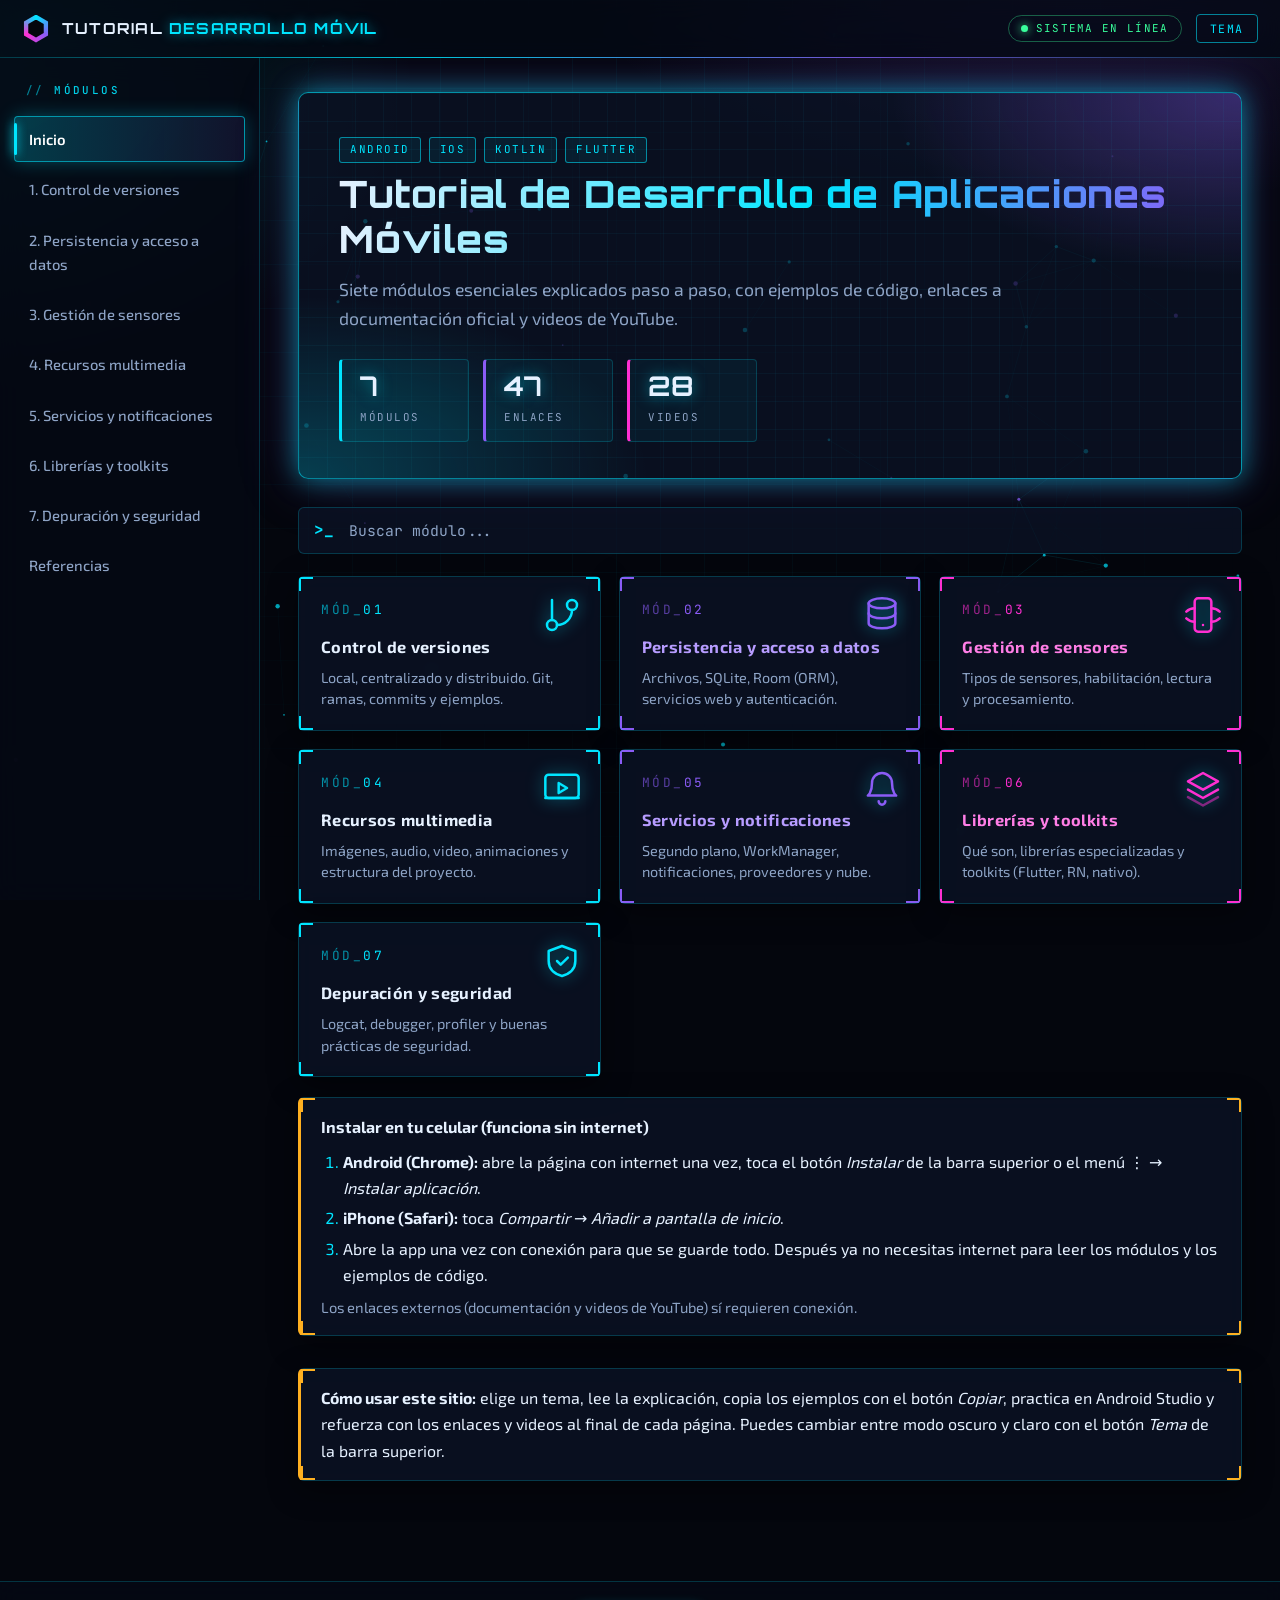
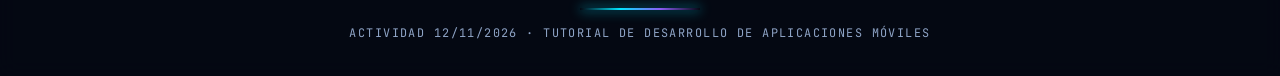
<file: index.html>
<!DOCTYPE html>
<html lang="es">
<head>
<meta charset="UTF-8">
<meta name="viewport" content="width=device-width, initial-scale=1">
<meta name="theme-color" content="#04060d">
<meta name="mobile-web-app-capable" content="yes">
<meta name="apple-mobile-web-app-capable" content="yes">
<meta name="apple-mobile-web-app-title" content="Tutorial Móvil">
<meta name="apple-mobile-web-app-status-bar-style" content="black">
<link rel="manifest" href="manifest.webmanifest">
<link rel="icon" type="image/png" href="icons/icon-192.png">
<link rel="apple-touch-icon" href="icons/apple-touch-icon.png">
<title>Tutorial de Desarrollo de Aplicaciones Móviles</title>
<script>try{document.documentElement.setAttribute('data-theme',localStorage.getItem('theme')==='light'?'light':'dark')}catch(e){document.documentElement.setAttribute('data-theme','dark')}</script>
<link rel="stylesheet" href="css/fonts.css">
<link rel="stylesheet" href="css/styles.css">
</head>
<body>
<header class="topbar">
  <button class="icon-btn" id="menuBtn" aria-label="Abrir menú">&#9776;</button>
  <a class="brand" href="index.html"><span class="logo-mark" aria-hidden="true"></span><span class="brand-text">Tutorial <span>Desarrollo Móvil</span></span></a>
  <span class="status-chip" id="netChip">Sistema en línea</span>
  <button class="icon-btn" id="installBtn" hidden>Instalar</button>
  <button class="icon-btn" id="themeBtn" aria-label="Cambiar entre modo oscuro y claro">Tema</button>
</header>
<div class="layout">
  <nav class="sidebar" id="sidebar">
    <h3>Módulos</h3>
    <a class="active" href="index.html">Inicio</a>
    <a href="pages/01-control-versiones.html">1. Control de versiones</a>
    <a href="pages/02-persistencia-datos.html">2. Persistencia y acceso a datos</a>
    <a href="pages/03-sensores.html">3. Gestión de sensores</a>
    <a href="pages/04-multimedia.html">4. Recursos multimedia</a>
    <a href="pages/05-servicios-notificaciones.html">5. Servicios y notificaciones</a>
    <a href="pages/06-librerias-toolkits.html">6. Librerías y toolkits</a>
    <a href="pages/07-depuracion-seguridad.html">7. Depuración y seguridad</a>
    <a href="pages/08-referencias.html">Referencias</a>
  </nav>
  <main class="content">
    <section class="hero">
      <div class="hero-tags"><span>Android</span><span>iOS</span><span>Kotlin</span><span>Flutter</span></div>
      <h1>Tutorial de Desarrollo de Aplicaciones Móviles</h1>
      <p>Siete módulos esenciales explicados paso a paso, con ejemplos de código, enlaces a documentación oficial y videos de YouTube.</p>
      <div class="stats">
        <div class="stat"><b data-n="7">7</b><span>Módulos</span></div>
        <div class="stat"><b data-n="47">47</b><span>Enlaces</span></div>
        <div class="stat"><b data-n="28">28</b><span>Videos</span></div>
      </div>
    </section>

    <div class="search-wrap"><input id="search" type="search" placeholder="Buscar módulo..." aria-label="Buscar módulo"></div>

    <div class="grid">
      <a class="card topic-card" href="pages/01-control-versiones.html">
        <span class="card-ico" aria-hidden="true"><svg focusable="false" xmlns="http://www.w3.org/2000/svg" viewBox="0 0 24 24" fill="none" stroke="currentColor" stroke-width="1.5" stroke-linecap="round" stroke-linejoin="round"><path d="M6 3v12"/><circle cx="18" cy="6" r="3"/><circle cx="6" cy="18" r="3"/><path d="M18 9a9 9 0 0 1-9 9"/></svg></span>
        <div class="num">01</div>
        <h3>Control de versiones</h3>
        <p>Local, centralizado y distribuido. Git, ramas, commits y ejemplos.</p>
      </a>
      <a class="card topic-card" href="pages/02-persistencia-datos.html">
        <span class="card-ico" aria-hidden="true"><svg focusable="false" xmlns="http://www.w3.org/2000/svg" viewBox="0 0 24 24" fill="none" stroke="currentColor" stroke-width="1.5" stroke-linecap="round" stroke-linejoin="round"><ellipse cx="12" cy="5" rx="8" ry="3"/><path d="M4 5v6c0 1.7 3.6 3 8 3s8-1.3 8-3V5"/><path d="M4 11v6c0 1.7 3.6 3 8 3s8-1.3 8-3v-6"/></svg></span>
        <div class="num">02</div>
        <h3>Persistencia y acceso a datos</h3>
        <p>Archivos, SQLite, Room (ORM), servicios web y autenticación.</p>
      </a>
      <a class="card topic-card" href="pages/03-sensores.html">
        <span class="card-ico" aria-hidden="true"><svg focusable="false" xmlns="http://www.w3.org/2000/svg" viewBox="0 0 24 24" fill="none" stroke="currentColor" stroke-width="1.5" stroke-linecap="round" stroke-linejoin="round"><rect x="7" y="2" width="10" height="20" rx="2"/><path d="M12 18h.01"/><path d="M2 10c1.5-1.5 3-2 5-2"/><path d="M22 10c-1.5-1.5-3-2-5-2"/><path d="M2 14c1.5 1.5 3 2 5 2"/><path d="M22 14c-1.5 1.5-3 2-5 2"/></svg></span>
        <div class="num">03</div>
        <h3>Gestión de sensores</h3>
        <p>Tipos de sensores, habilitación, lectura y procesamiento.</p>
      </a>
      <a class="card topic-card" href="pages/04-multimedia.html">
        <span class="card-ico" aria-hidden="true"><svg focusable="false" xmlns="http://www.w3.org/2000/svg" viewBox="0 0 24 24" fill="none" stroke="currentColor" stroke-width="1.5" stroke-linecap="round" stroke-linejoin="round"><rect x="2" y="4" width="20" height="14" rx="2"/><path d="M10 9l5 3-5 3V9z"/><path d="M2 18h20"/></svg></span>
        <div class="num">04</div>
        <h3>Recursos multimedia</h3>
        <p>Imágenes, audio, video, animaciones y estructura del proyecto.</p>
      </a>
      <a class="card topic-card" href="pages/05-servicios-notificaciones.html">
        <span class="card-ico" aria-hidden="true"><svg focusable="false" xmlns="http://www.w3.org/2000/svg" viewBox="0 0 24 24" fill="none" stroke="currentColor" stroke-width="1.5" stroke-linecap="round" stroke-linejoin="round"><path d="M6 9a6 6 0 0 1 12 0c0 6 2.5 7.5 2.5 7.5h-17S6 15 6 9z"/><path d="M10 20a2 2 0 0 0 4 0"/></svg></span>
        <div class="num">05</div>
        <h3>Servicios y notificaciones</h3>
        <p>Segundo plano, WorkManager, notificaciones, proveedores y nube.</p>
      </a>
      <a class="card topic-card" href="pages/06-librerias-toolkits.html">
        <span class="card-ico" aria-hidden="true"><svg focusable="false" xmlns="http://www.w3.org/2000/svg" viewBox="0 0 24 24" fill="none" stroke="currentColor" stroke-width="1.5" stroke-linecap="round" stroke-linejoin="round"><path d="M12 3l9 5-9 5-9-5 9-5z"/><path d="M3 13l9 5 9-5"/><path d="M3 17.5l9 5 9-5" opacity=".5"/></svg></span>
        <div class="num">06</div>
        <h3>Librerías y toolkits</h3>
        <p>Qué son, librerías especializadas y toolkits (Flutter, RN, nativo).</p>
      </a>
      <a class="card topic-card" href="pages/07-depuracion-seguridad.html">
        <span class="card-ico" aria-hidden="true"><svg focusable="false" xmlns="http://www.w3.org/2000/svg" viewBox="0 0 24 24" fill="none" stroke="currentColor" stroke-width="1.5" stroke-linecap="round" stroke-linejoin="round"><path d="M12 3l8 3v6c0 4.5-3.2 7.6-8 9-4.8-1.4-8-4.5-8-9V6l8-3z"/><path d="M9 12l2.2 2.2L15.5 10"/></svg></span>
        <div class="num">07</div>
        <h3>Depuración y seguridad</h3>
        <p>Logcat, debugger, profiler y buenas prácticas de seguridad.</p>
      </a>
    </div>

    
    <section class="note install-box" id="installBox">
      <strong>Instalar en tu celular (funciona sin internet)</strong>
      <ol>
        <li><strong>Android (Chrome):</strong> abre la página con internet una vez, toca el botón <em>Instalar</em> de la barra superior o el menú ⋮ → <em>Instalar aplicación</em>.</li>
        <li><strong>iPhone (Safari):</strong> toca <em>Compartir</em> → <em>Añadir a pantalla de inicio</em>.</li>
        <li>Abre la app una vez con conexión para que se guarde todo. Después ya no necesitas internet para leer los módulos y los ejemplos de código.</li>
      </ol>
      <p style="margin:6px 0 0;color:var(--muted);font-size:.92rem">Los enlaces externos (documentación y videos de YouTube) sí requieren conexión.</p>
    </section>

    <div class="note" style="margin-top:32px">
      <strong>Cómo usar este sitio:</strong> elige un tema, lee la explicación, copia los ejemplos con el botón <em>Copiar</em>, practica en Android Studio y refuerza con los enlaces y videos al final de cada página. Puedes cambiar entre modo oscuro y claro con el botón <em>Tema</em> de la barra superior.
    </div>
  </main>
</div>
<footer>Actividad 12/11/2026 · Tutorial de desarrollo de aplicaciones móviles</footer>
<button id="toTop" aria-label="Volver arriba">↑</button>
<script src="js/main.js"></script>
</body>
</html>
</file>
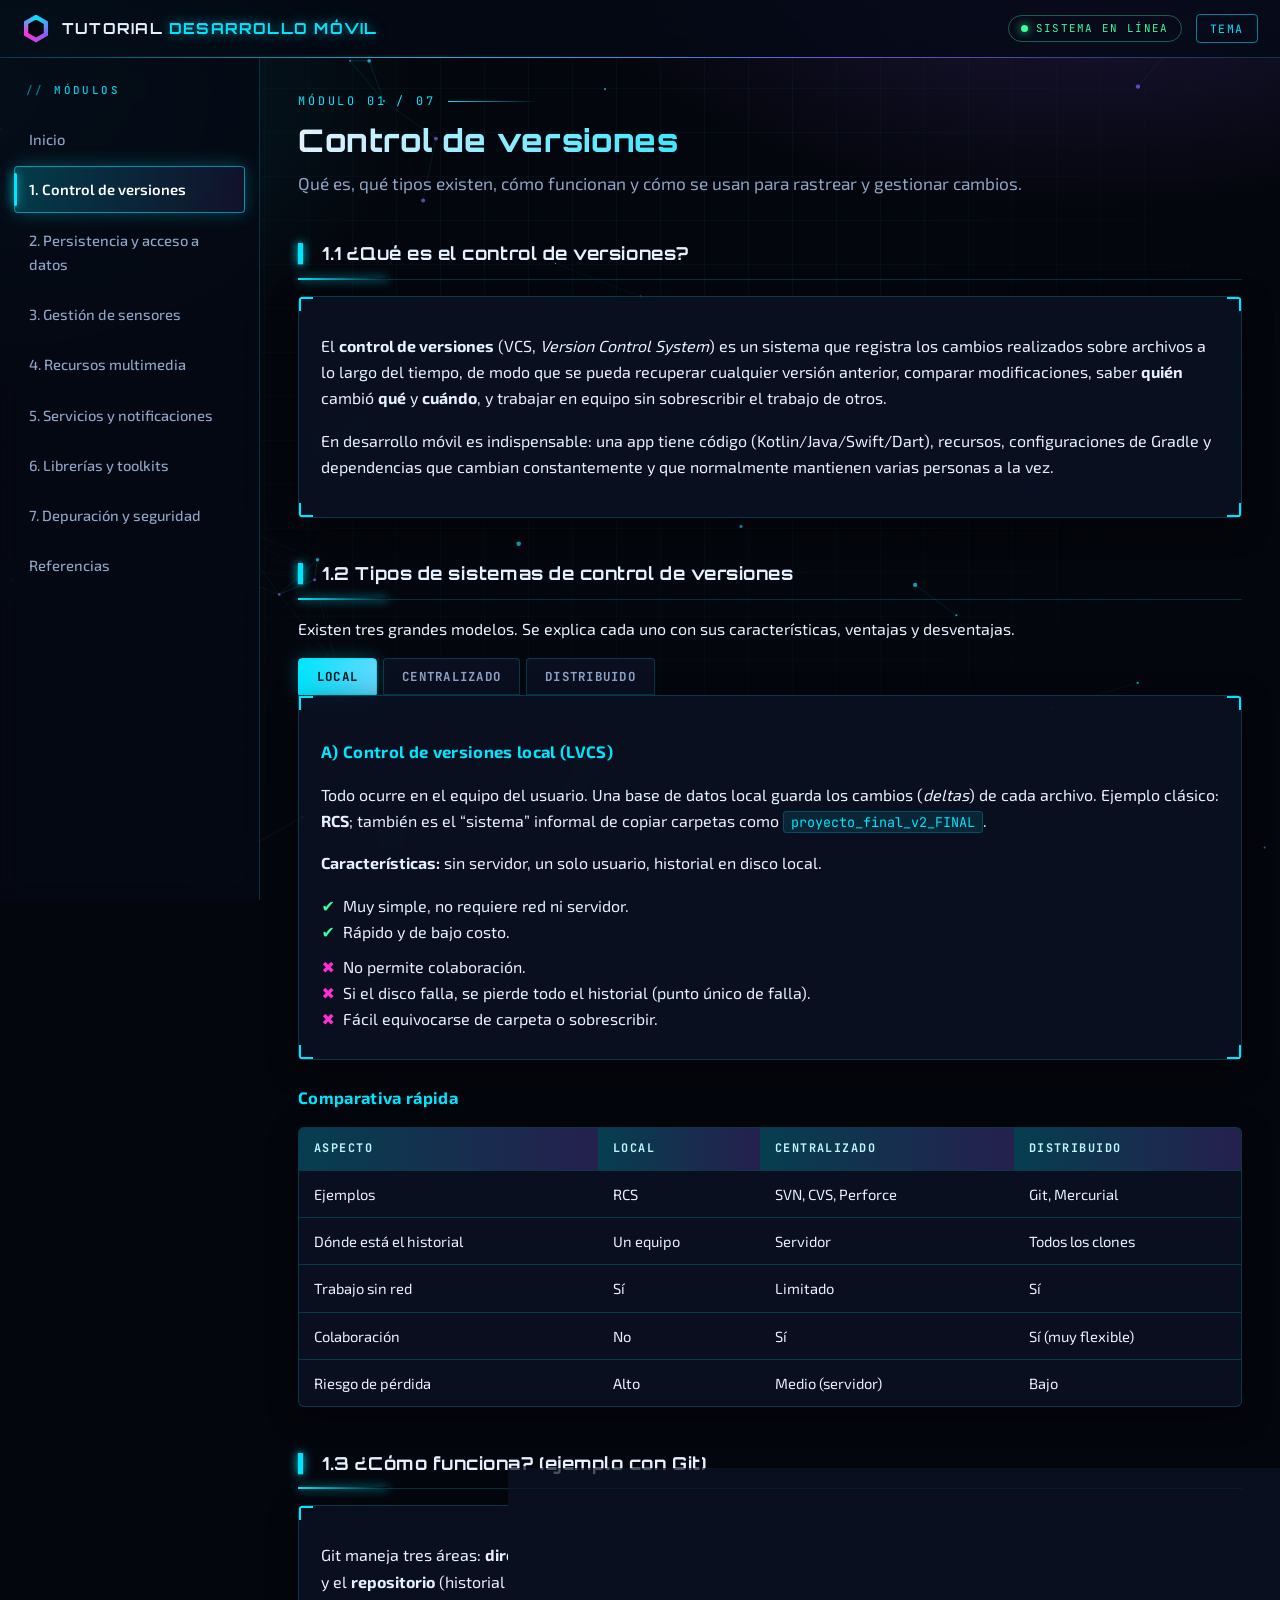
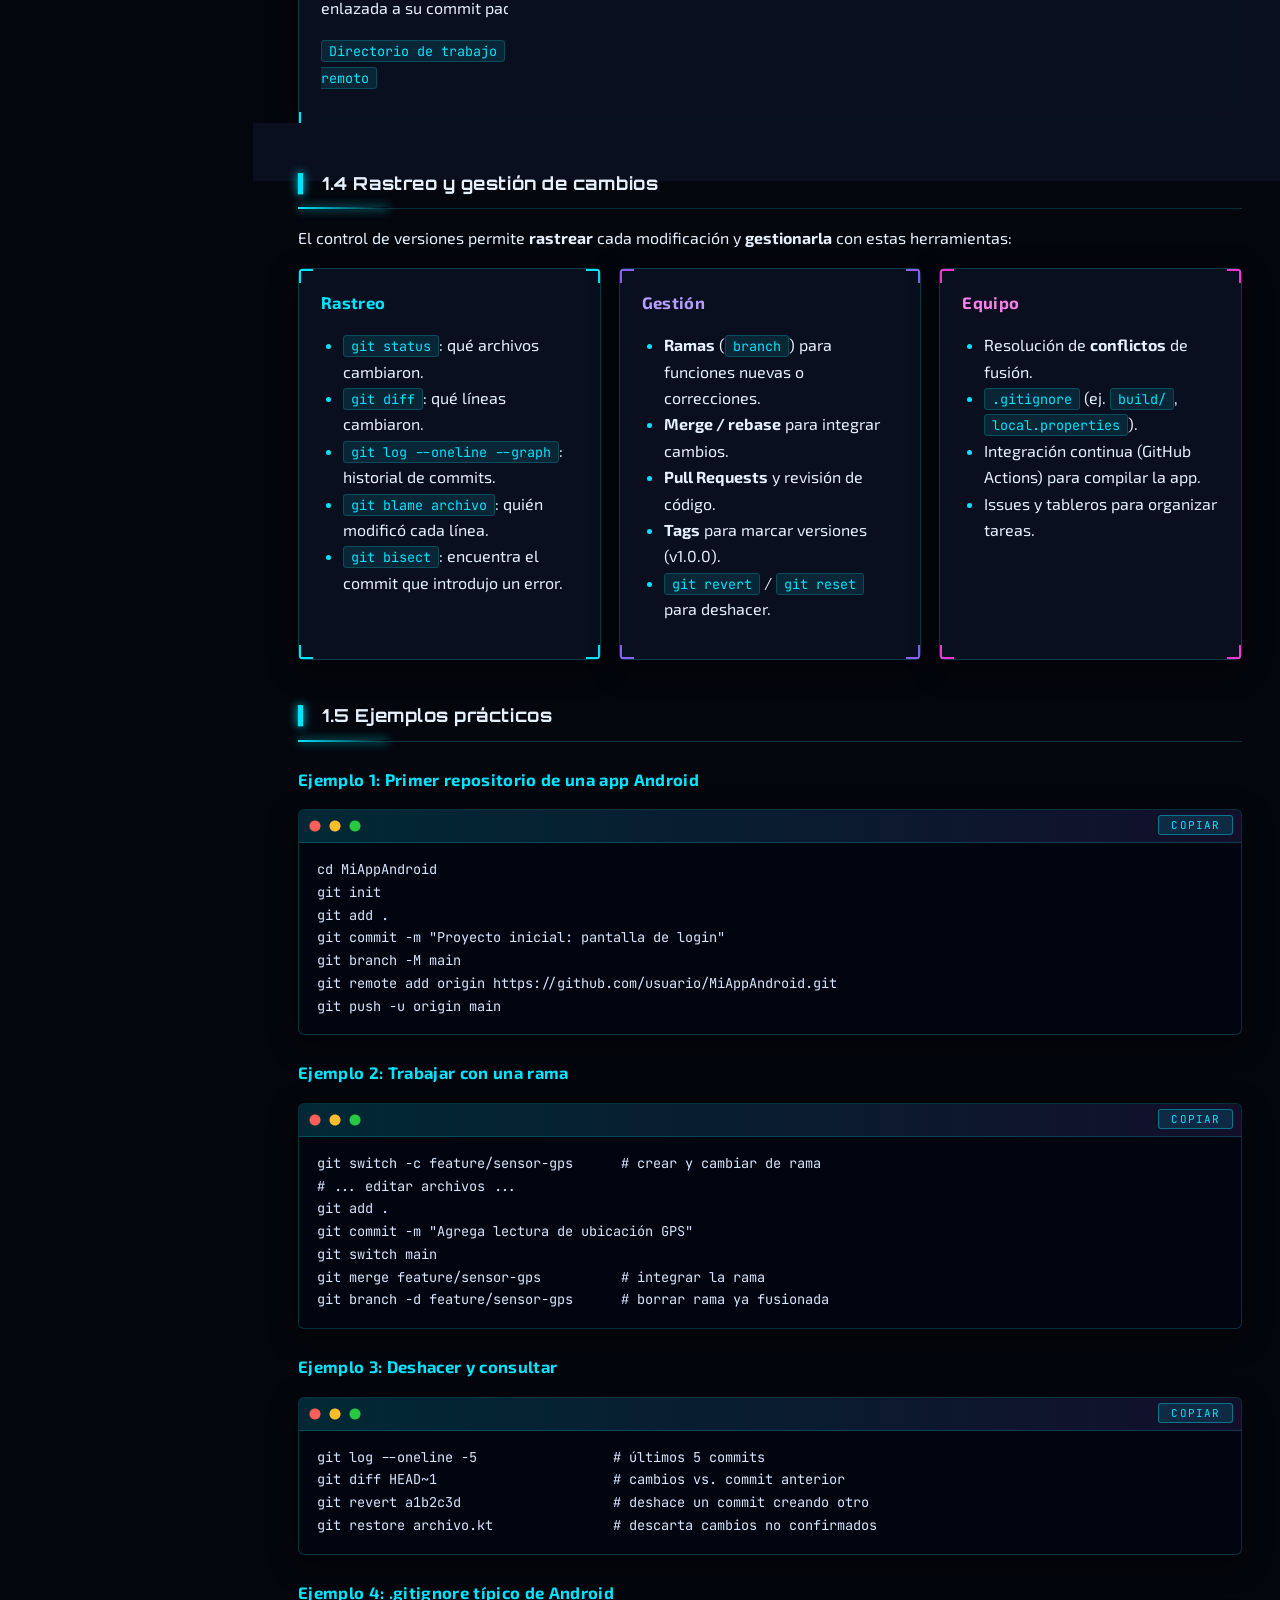
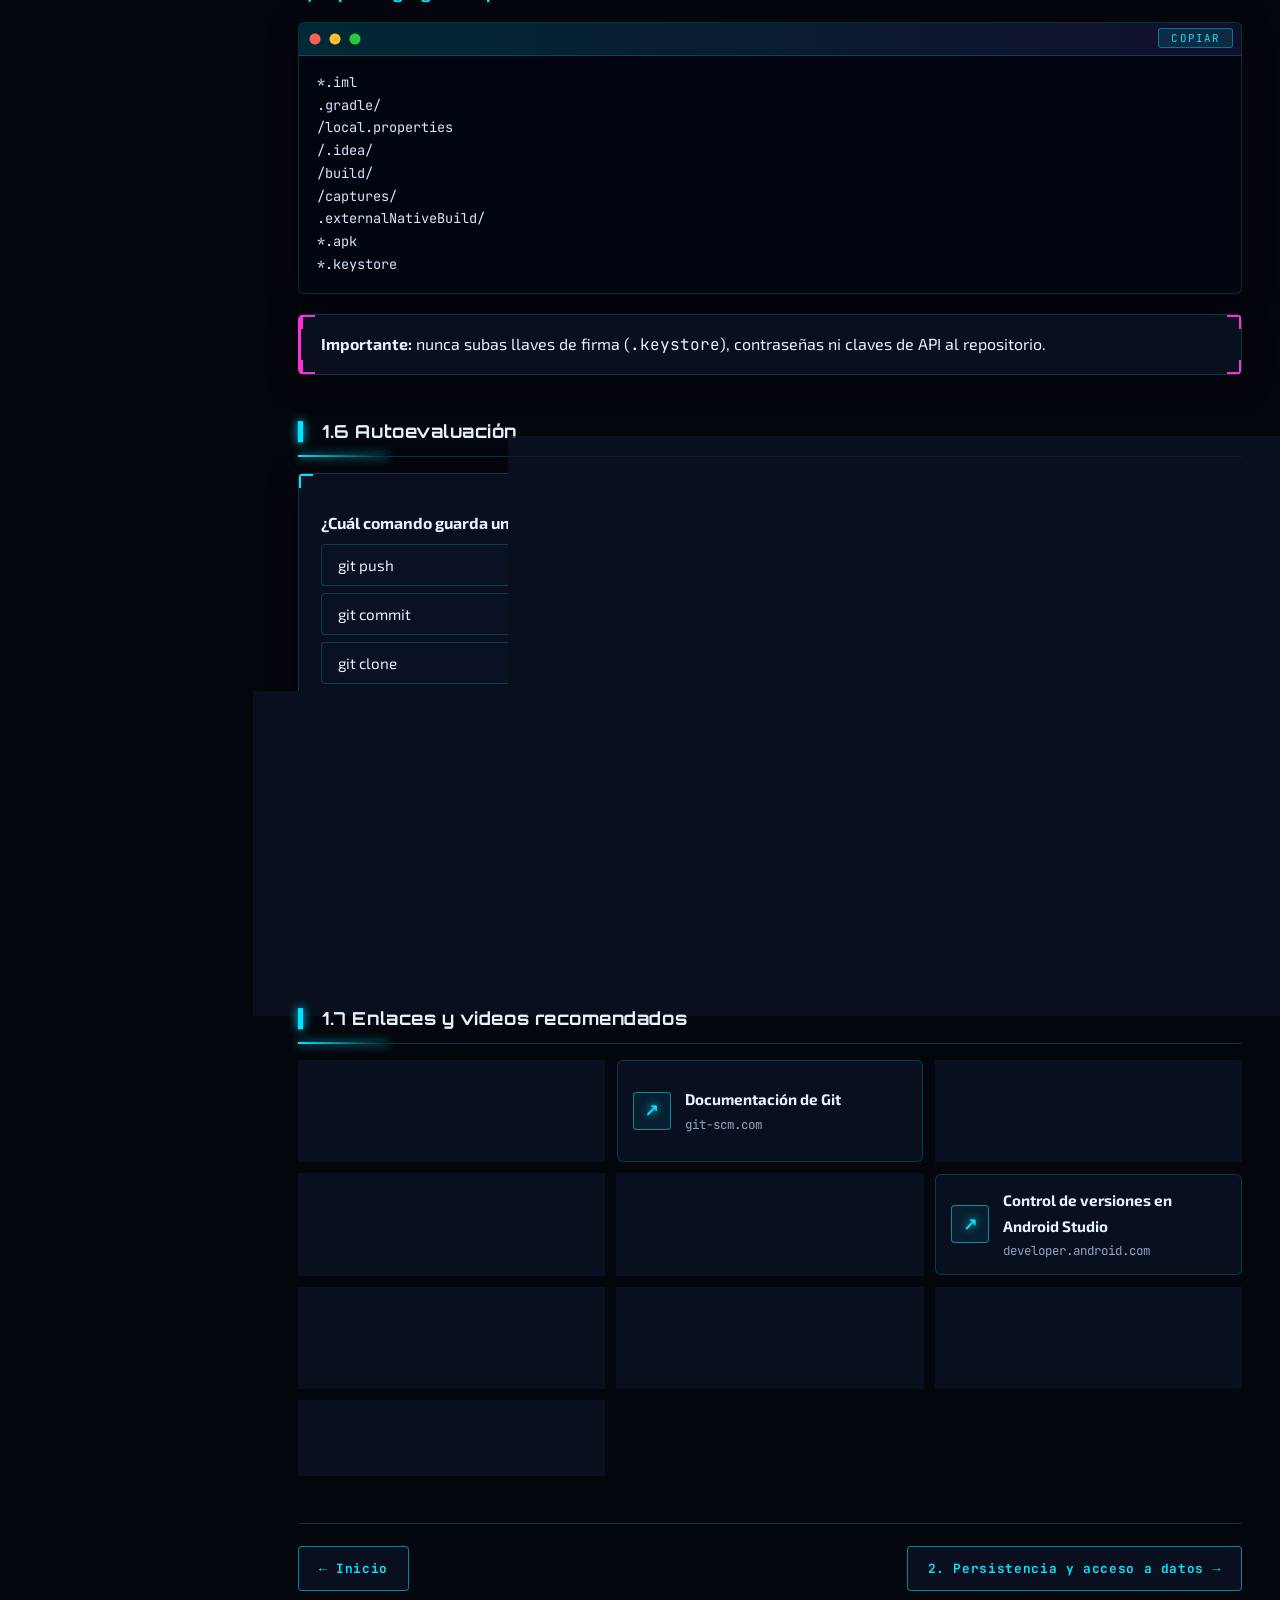
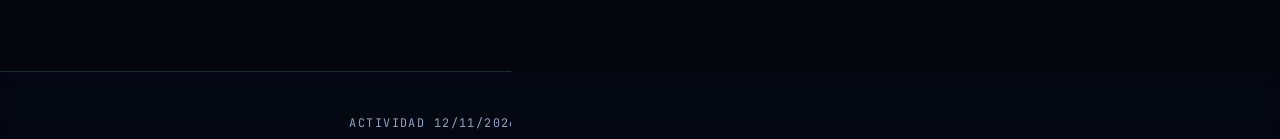
<file: pages/01-control-versiones.html>
<!DOCTYPE html>
<html lang="es">
<head>
<meta charset="UTF-8">
<meta name="viewport" content="width=device-width, initial-scale=1">
<meta name="theme-color" content="#04060d">
<meta name="mobile-web-app-capable" content="yes">
<meta name="apple-mobile-web-app-capable" content="yes">
<meta name="apple-mobile-web-app-title" content="Tutorial Móvil">
<meta name="apple-mobile-web-app-status-bar-style" content="black">
<link rel="manifest" href="../manifest.webmanifest">
<link rel="icon" type="image/png" href="../icons/icon-192.png">
<link rel="apple-touch-icon" href="../icons/apple-touch-icon.png">
<title>Control de versiones · Tutorial Desarrollo Móvil</title>
<script>try{document.documentElement.setAttribute('data-theme',localStorage.getItem('theme')==='light'?'light':'dark')}catch(e){document.documentElement.setAttribute('data-theme','dark')}</script>
<link rel="stylesheet" href="../css/fonts.css">
<link rel="stylesheet" href="../css/styles.css">
</head>
<body>
<header class="topbar">
  <button class="icon-btn" id="menuBtn" aria-label="Abrir menú">&#9776;</button>
  <a class="brand" href="../index.html"><span class="logo-mark" aria-hidden="true"></span><span class="brand-text">Tutorial <span>Desarrollo Móvil</span></span></a>
  <span class="status-chip" id="netChip">Sistema en línea</span>
  <button class="icon-btn" id="installBtn" hidden>Instalar</button>
  <button class="icon-btn" id="themeBtn" aria-label="Cambiar entre modo oscuro y claro">Tema</button>
</header>
<div class="layout">
  <nav class="sidebar" id="sidebar">
    <h3>Módulos</h3>
    <a href="../index.html">Inicio</a>
    
    <a href="01-control-versiones.html" class="active">1. Control de versiones</a>
    <a href="02-persistencia-datos.html">2. Persistencia y acceso a datos</a>
    <a href="03-sensores.html">3. Gestión de sensores</a>
    <a href="04-multimedia.html">4. Recursos multimedia</a>
    <a href="05-servicios-notificaciones.html">5. Servicios y notificaciones</a>
    <a href="06-librerias-toolkits.html">6. Librerías y toolkits</a>
    <a href="07-depuracion-seguridad.html">7. Depuración y seguridad</a>
    <a href="08-referencias.html">Referencias</a>
  </nav>
  <main class="content">
    <div class="kicker">MÓDULO 01 / 07</div>
    <h1>Control de versiones</h1>
    <p class="lead">Qué es, qué tipos existen, cómo funcionan y cómo se usan para rastrear y gestionar cambios.</p>
    
<h2>1.1 ¿Qué es el control de versiones?</h2>
<div class="card">
<p>El <strong>control de versiones</strong> (VCS, <em>Version Control System</em>) es un sistema que registra los cambios realizados sobre archivos a lo largo del tiempo, de modo que se pueda recuperar cualquier versión anterior, comparar modificaciones, saber <strong>quién</strong> cambió <strong>qué</strong> y <strong>cuándo</strong>, y trabajar en equipo sin sobrescribir el trabajo de otros.</p>
<p>En desarrollo móvil es indispensable: una app tiene código (Kotlin/Java/Swift/Dart), recursos, configuraciones de Gradle y dependencias que cambian constantemente y que normalmente mantienen varias personas a la vez.</p>
</div>

<h2>1.2 Tipos de sistemas de control de versiones</h2>
<p>Existen tres grandes modelos. Se explica cada uno con sus características, ventajas y desventajas.</p>

<div class="tabs">
  <button class="tab-btn active" data-target="t-local">Local</button>
  <button class="tab-btn" data-target="t-cent">Centralizado</button>
  <button class="tab-btn" data-target="t-dist">Distribuido</button>
</div>
<div class="tab-group-holder">
<div class="tab-panel active" id="t-local">
  <h3>A) Control de versiones local (LVCS)</h3>
  <p>Todo ocurre en el equipo del usuario. Una base de datos local guarda los cambios (<em>deltas</em>) de cada archivo. Ejemplo clásico: <strong>RCS</strong>; también es el “sistema” informal de copiar carpetas como <code>proyecto_final_v2_FINAL</code>.</p>
  <p><strong>Características:</strong> sin servidor, un solo usuario, historial en disco local.</p>
  <ul class="pros"><li>Muy simple, no requiere red ni servidor.</li><li>Rápido y de bajo costo.</li></ul>
  <ul class="cons"><li>No permite colaboración.</li><li>Si el disco falla, se pierde todo el historial (punto único de falla).</li><li>Fácil equivocarse de carpeta o sobrescribir.</li></ul>
</div>
<div class="tab-panel" id="t-cent">
  <h3>B) Control de versiones centralizado (CVCS)</h3>
  <p>Un <strong>servidor central</strong> guarda todas las versiones y los clientes descargan (<em>checkout</em>) y suben (<em>commit</em>) cambios a ese servidor. Ejemplos: <strong>Subversion (SVN)</strong>, CVS, Perforce.</p>
  <p><strong>Características:</strong> repositorio único, control de permisos centralizado, historial lineal con números de revisión, los archivos se pueden “bloquear” mientras se editan.</p>
  <ul class="pros"><li>Administración y permisos sencillos.</li><li>Todos ven el mismo estado del proyecto.</li><li>Buen manejo de archivos binarios grandes (Perforce).</li></ul>
  <ul class="cons"><li>Punto único de falla: si el servidor cae, nadie puede hacer commit.</li><li>Requiere conexión para casi todo.</li><li>Ramas (<em>branches</em>) y fusiones (<em>merge</em>) más pesadas y propensas a conflictos.</li></ul>
</div>
<div class="tab-panel" id="t-dist">
  <h3>C) Control de versiones distribuido (DVCS)</h3>
  <p>Cada usuario <strong>clona</strong> el repositorio completo, incluido todo el historial. Se trabaja localmente y luego se sincroniza con otros repositorios (<em>push/pull</em>). Ejemplos: <strong>Git</strong>, Mercurial, Bazaar. Plataformas que alojan Git: GitHub, GitLab, Bitbucket.</p>
  <p><strong>Características:</strong> historial completo local, commits sin conexión, ramas baratas y rápidas, integridad por hash SHA.</p>
  <ul class="pros"><li>Trabajo sin conexión y muy rápido.</li><li>Cada clon es una copia de seguridad completa.</li><li>Ramificación y fusión potentes; flujos de trabajo flexibles (Pull Request, Git Flow).</li></ul>
  <ul class="cons"><li>Curva de aprendizaje mayor (staging area, rebase, etc.).</li><li>Repositorios muy grandes o con binarios pesados ocupan mucho (se mitiga con Git LFS).</li><li>Sin bloqueo nativo de archivos.</li></ul>
</div>
</div>

<h3>Comparativa rápida</h3>
<div class="table-wrap"><table>
<tr><th>Aspecto</th><th>Local</th><th>Centralizado</th><th>Distribuido</th></tr>
<tr><td>Ejemplos</td><td>RCS</td><td>SVN, CVS, Perforce</td><td>Git, Mercurial</td></tr>
<tr><td>Dónde está el historial</td><td>Un equipo</td><td>Servidor</td><td>Todos los clones</td></tr>
<tr><td>Trabajo sin red</td><td>Sí</td><td>Limitado</td><td>Sí</td></tr>
<tr><td>Colaboración</td><td>No</td><td>Sí</td><td>Sí (muy flexible)</td></tr>
<tr><td>Riesgo de pérdida</td><td>Alto</td><td>Medio (servidor)</td><td>Bajo</td></tr>
</table></div>

<h2>1.3 ¿Cómo funciona? (ejemplo con Git)</h2>
<div class="card">
<p>Git maneja tres áreas: <strong>directorio de trabajo</strong> (tus archivos), <strong>área de preparación o <em>staging</em></strong> (lo que irá en el próximo commit) y el <strong>repositorio</strong> (historial de commits). Cada commit es una “instantánea” del proyecto identificada por un hash único y enlazada a su commit padre.</p>
<p><code>Directorio de trabajo</code> → <code>git add</code> → <code>Staging</code> → <code>git commit</code> → <code>Repositorio local</code> → <code>git push</code> → <code>Repositorio remoto</code></p>
</div>

<h2>1.4 Rastreo y gestión de cambios</h2>
<p>El control de versiones permite <strong>rastrear</strong> cada modificación y <strong>gestionarla</strong> con estas herramientas:</p>
<div class="grid">
<div class="card"><h3>Rastreo</h3><ul>
<li><code>git status</code>: qué archivos cambiaron.</li>
<li><code>git diff</code>: qué líneas cambiaron.</li>
<li><code>git log --oneline --graph</code>: historial de commits.</li>
<li><code>git blame archivo</code>: quién modificó cada línea.</li>
<li><code>git bisect</code>: encuentra el commit que introdujo un error.</li></ul></div>
<div class="card"><h3>Gestión</h3><ul>
<li><strong>Ramas</strong> (<code>branch</code>) para funciones nuevas o correcciones.</li>
<li><strong>Merge / rebase</strong> para integrar cambios.</li>
<li><strong>Pull Requests</strong> y revisión de código.</li>
<li><strong>Tags</strong> para marcar versiones (v1.0.0).</li>
<li><code>git revert</code> / <code>git reset</code> para deshacer.</li></ul></div>
<div class="card"><h3>Equipo</h3><ul>
<li>Resolución de <strong>conflictos</strong> de fusión.</li>
<li><code>.gitignore</code> (ej. <code>build/</code>, <code>local.properties</code>).</li>
<li>Integración continua (GitHub Actions) para compilar la app.</li>
<li>Issues y tableros para organizar tareas.</li></ul></div>
</div>

<h2>1.5 Ejemplos prácticos</h2>
<h3>Ejemplo 1: Primer repositorio de una app Android</h3>
<div class="code-wrap"><pre><code class="bash">cd MiAppAndroid
git init
git add .
git commit -m "Proyecto inicial: pantalla de login"
git branch -M main
git remote add origin https://github.com/usuario/MiAppAndroid.git
git push -u origin main</code></pre></div>
<h3>Ejemplo 2: Trabajar con una rama</h3>
<div class="code-wrap"><pre><code class="bash">git switch -c feature/sensor-gps      # crear y cambiar de rama
# ... editar archivos ...
git add .
git commit -m "Agrega lectura de ubicación GPS"
git switch main
git merge feature/sensor-gps          # integrar la rama
git branch -d feature/sensor-gps      # borrar rama ya fusionada</code></pre></div>
<h3>Ejemplo 3: Deshacer y consultar</h3>
<div class="code-wrap"><pre><code class="bash">git log --oneline -5                 # últimos 5 commits
git diff HEAD~1                      # cambios vs. commit anterior
git revert a1b2c3d                   # deshace un commit creando otro
git restore archivo.kt               # descarta cambios no confirmados</code></pre></div>
<h3>Ejemplo 4: .gitignore típico de Android</h3>
<div class="code-wrap"><pre><code class="text">*.iml
.gradle/
/local.properties
/.idea/
/build/
/captures/
.externalNativeBuild/
*.apk
*.keystore</code></pre></div>
<div class="note warn"><strong>Importante:</strong> nunca subas llaves de firma (<code>.keystore</code>), contraseñas ni claves de API al repositorio.</div>

<h2>1.6 Autoevaluación</h2>
<div class="card quiz">
<div class="q" data-correct="b"><strong>¿Cuál comando guarda una instantánea en el repositorio local?</strong>
<button class="opt" data-v="a">git push</button><button class="opt" data-v="b">git commit</button><button class="opt" data-v="c">git clone</button><div class="fb"></div></div>
<div class="q" data-correct="c"><strong>Git es un sistema de control de versiones…</strong>
<button class="opt" data-v="a">Local</button><button class="opt" data-v="b">Centralizado</button><button class="opt" data-v="c">Distribuido</button><div class="fb"></div></div>
</div>

<h2>1.7 Enlaces y videos recomendados</h2>
<div class="resources"><a class="res" target="_blank" rel="noopener" href="https://git-scm.com/book/es/v2"><span class="ico">↗</span><span><strong>Pro Git (libro oficial en español)</strong><small>git-scm.com</small></span></a><a class="res" target="_blank" rel="noopener" href="https://git-scm.com/doc"><span class="ico">↗</span><span><strong>Documentación de Git</strong><small>git-scm.com</small></span></a><a class="res" target="_blank" rel="noopener" href="https://docs.github.com/es/get-started"><span class="ico">↗</span><span><strong>Introducción a GitHub</strong><small>docs.github.com</small></span></a><a class="res" target="_blank" rel="noopener" href="https://svnbook.red-bean.com/"><span class="ico">↗</span><span><strong>Libro de Subversion (SVN)</strong><small>svnbook.red-bean.com</small></span></a><a class="res" target="_blank" rel="noopener" href="https://learngitbranching.js.org/?locale=es_ES"><span class="ico">↗</span><span><strong>Learn Git Branching (interactivo)</strong><small>Práctica visual</small></span></a><a class="res" target="_blank" rel="noopener" href="https://developer.android.com/studio/intro/version-control"><span class="ico">↗</span><span><strong>Control de versiones en Android Studio</strong><small>developer.android.com</small></span></a><a class="res yt" target="_blank" rel="noopener" href="https://www.youtube.com/results?search_query=curso+de+git+y+github+desde+cero+en+espa%C3%B1ol"><span class="ico">▶</span><span><strong>Curso de Git y GitHub desde cero</strong><small>Buscar en YouTube</small></span></a><a class="res yt" target="_blank" rel="noopener" href="https://www.youtube.com/results?search_query=qu%C3%A9+es+el+control+de+versiones+git+svn+diferencias"><span class="ico">▶</span><span><strong>¿Qué es el control de versiones?</strong><small>Buscar en YouTube</small></span></a><a class="res yt" target="_blank" rel="noopener" href="https://www.youtube.com/results?search_query=git+y+github+android+studio+tutorial"><span class="ico">▶</span><span><strong>Git en Android Studio</strong><small>Buscar en YouTube</small></span></a><a class="res yt" target="_blank" rel="noopener" href="https://www.youtube.com/results?search_query=git+branch+merge+conflictos+tutorial+espa%C3%B1ol"><span class="ico">▶</span><span><strong>Ramas, merge y conflictos</strong><small>Buscar en YouTube</small></span></a></div>

    <div class="pager"><a href="../index.html">← Inicio</a><a href="02-persistencia-datos.html">2. Persistencia y acceso a datos →</a></div>
  </main>
</div>
<footer>Actividad 12/11/2026 · Tutorial de desarrollo de aplicaciones móviles</footer>
<button id="toTop" aria-label="Volver arriba">↑</button>
<script src="../js/main.js"></script>
</body>
</html>
</file>
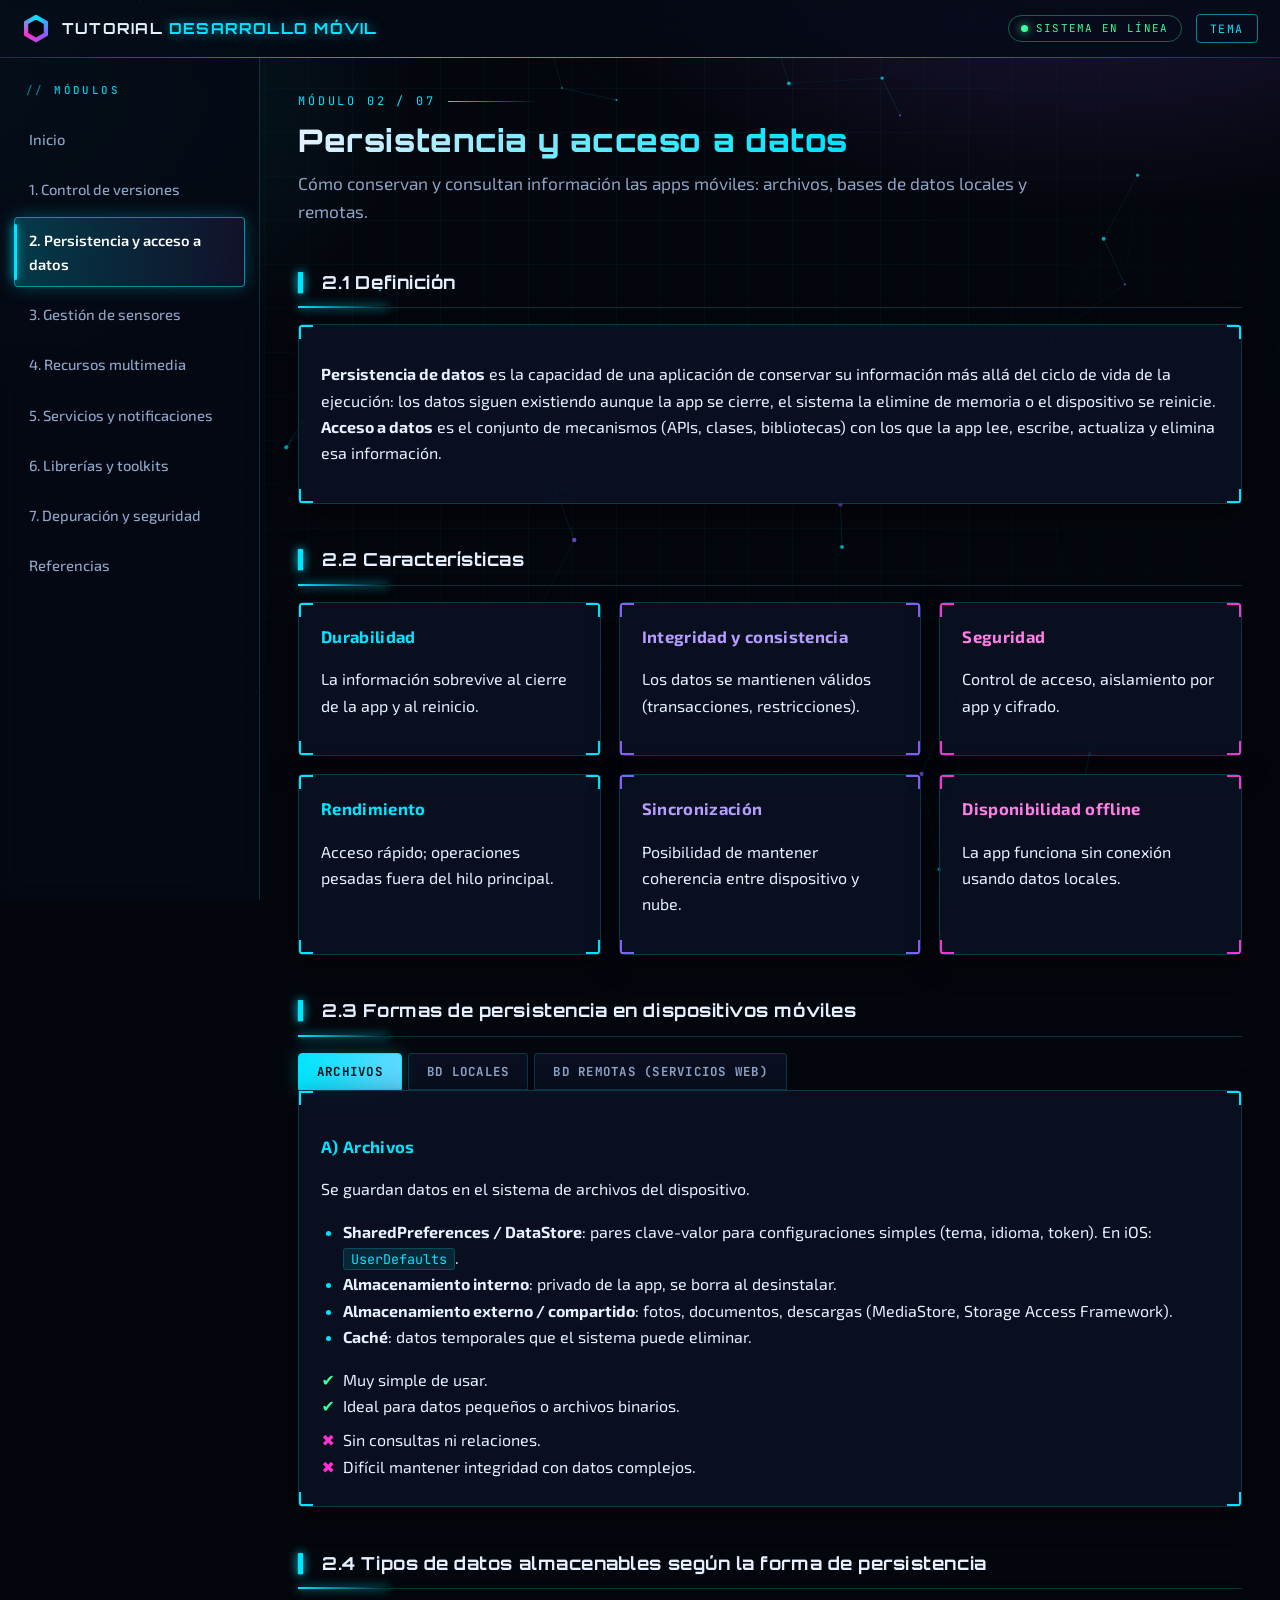
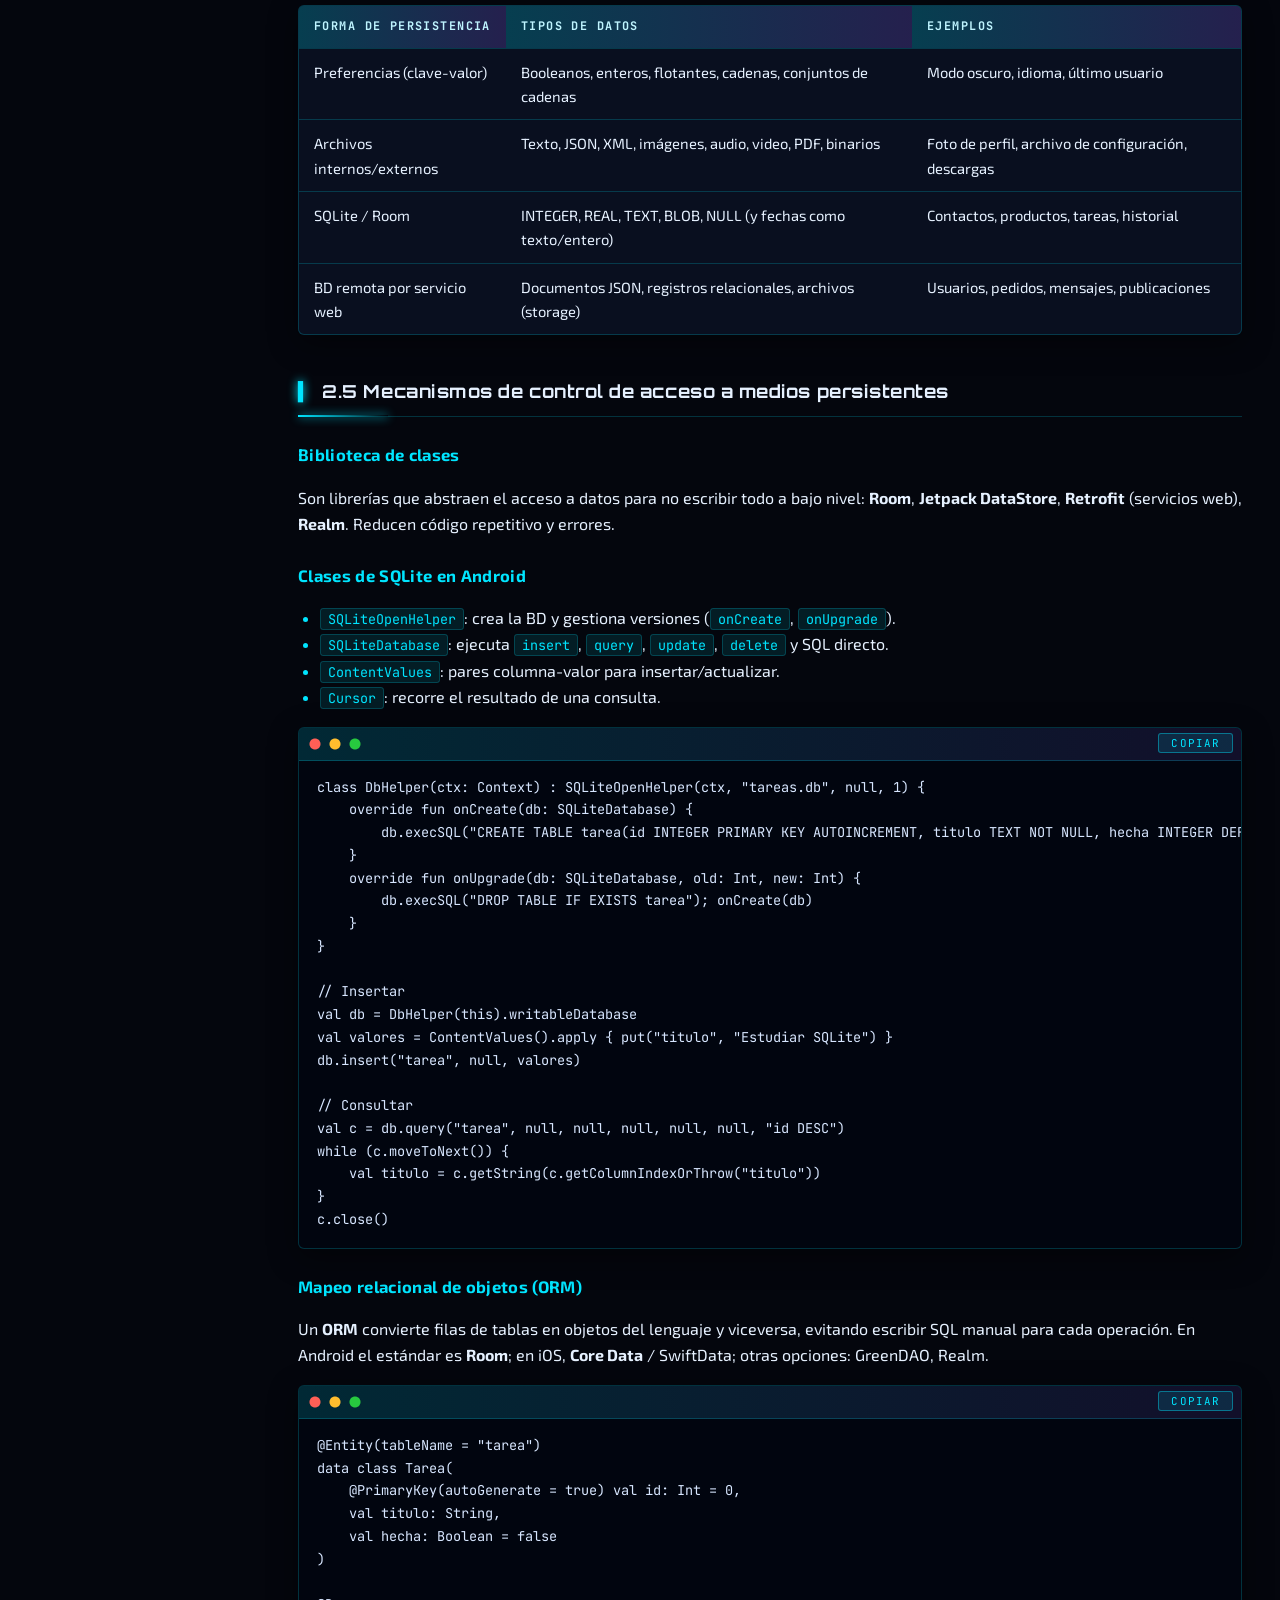
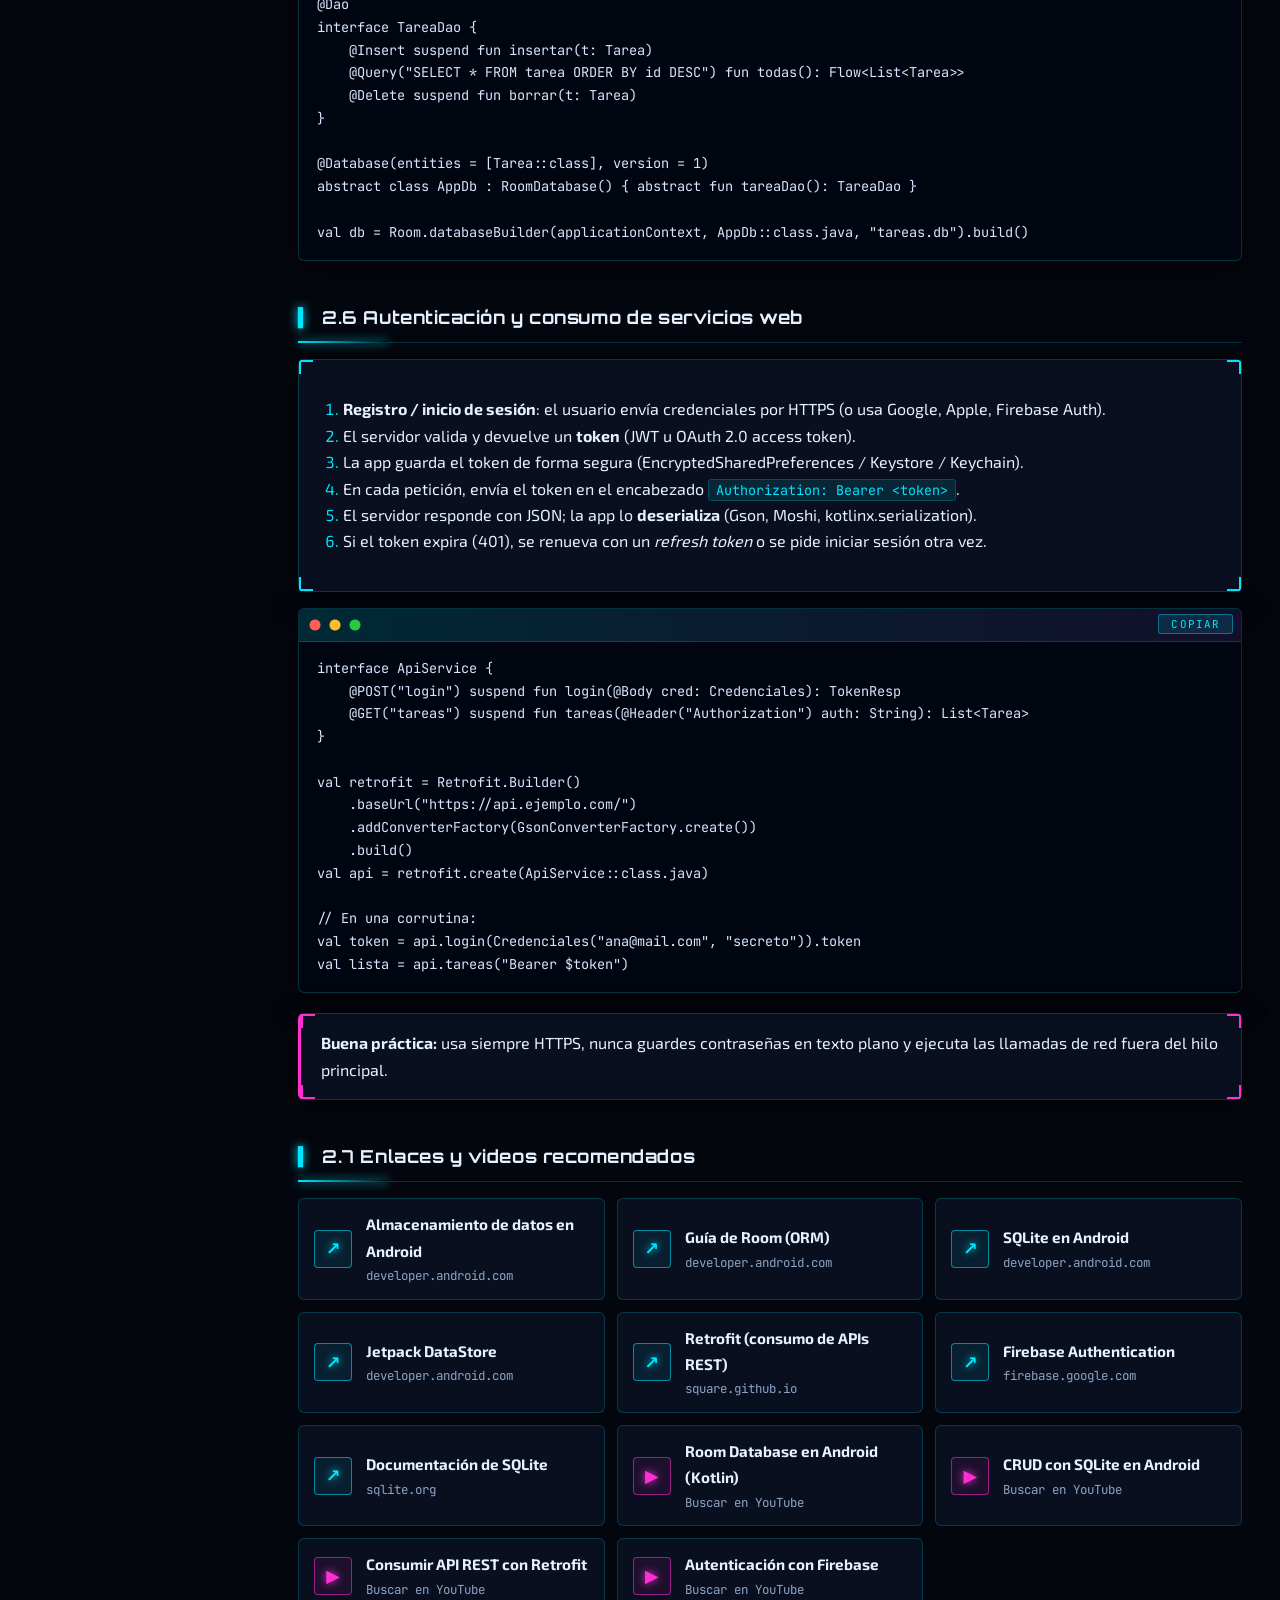
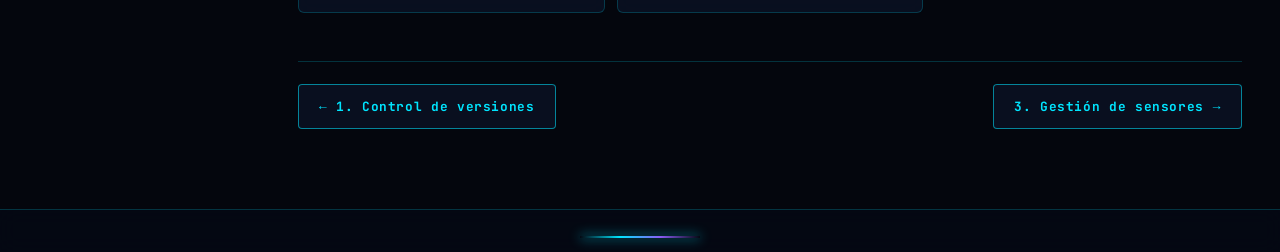
<file: pages/02-persistencia-datos.html>
<!DOCTYPE html>
<html lang="es">
<head>
<meta charset="UTF-8">
<meta name="viewport" content="width=device-width, initial-scale=1">
<meta name="theme-color" content="#04060d">
<meta name="mobile-web-app-capable" content="yes">
<meta name="apple-mobile-web-app-capable" content="yes">
<meta name="apple-mobile-web-app-title" content="Tutorial Móvil">
<meta name="apple-mobile-web-app-status-bar-style" content="black">
<link rel="manifest" href="../manifest.webmanifest">
<link rel="icon" type="image/png" href="../icons/icon-192.png">
<link rel="apple-touch-icon" href="../icons/apple-touch-icon.png">
<title>Persistencia y acceso a datos · Tutorial Desarrollo Móvil</title>
<script>try{document.documentElement.setAttribute('data-theme',localStorage.getItem('theme')==='light'?'light':'dark')}catch(e){document.documentElement.setAttribute('data-theme','dark')}</script>
<link rel="stylesheet" href="../css/fonts.css">
<link rel="stylesheet" href="../css/styles.css">
</head>
<body>
<header class="topbar">
  <button class="icon-btn" id="menuBtn" aria-label="Abrir menú">&#9776;</button>
  <a class="brand" href="../index.html"><span class="logo-mark" aria-hidden="true"></span><span class="brand-text">Tutorial <span>Desarrollo Móvil</span></span></a>
  <span class="status-chip" id="netChip">Sistema en línea</span>
  <button class="icon-btn" id="installBtn" hidden>Instalar</button>
  <button class="icon-btn" id="themeBtn" aria-label="Cambiar entre modo oscuro y claro">Tema</button>
</header>
<div class="layout">
  <nav class="sidebar" id="sidebar">
    <h3>Módulos</h3>
    <a href="../index.html">Inicio</a>
    
    <a href="01-control-versiones.html">1. Control de versiones</a>
    <a href="02-persistencia-datos.html" class="active">2. Persistencia y acceso a datos</a>
    <a href="03-sensores.html">3. Gestión de sensores</a>
    <a href="04-multimedia.html">4. Recursos multimedia</a>
    <a href="05-servicios-notificaciones.html">5. Servicios y notificaciones</a>
    <a href="06-librerias-toolkits.html">6. Librerías y toolkits</a>
    <a href="07-depuracion-seguridad.html">7. Depuración y seguridad</a>
    <a href="08-referencias.html">Referencias</a>
  </nav>
  <main class="content">
    <div class="kicker">MÓDULO 02 / 07</div>
    <h1>Persistencia y acceso a datos</h1>
    <p class="lead">Cómo conservan y consultan información las apps móviles: archivos, bases de datos locales y remotas.</p>
    
<h2>2.1 Definición</h2>
<div class="card">
<p><strong>Persistencia de datos</strong> es la capacidad de una aplicación de conservar su información más allá del ciclo de vida de la ejecución: los datos siguen existiendo aunque la app se cierre, el sistema la elimine de memoria o el dispositivo se reinicie. <strong>Acceso a datos</strong> es el conjunto de mecanismos (APIs, clases, bibliotecas) con los que la app lee, escribe, actualiza y elimina esa información.</p>
</div>

<h2>2.2 Características</h2>
<div class="grid">
<div class="card"><h3>Durabilidad</h3><p>La información sobrevive al cierre de la app y al reinicio.</p></div>
<div class="card"><h3>Integridad y consistencia</h3><p>Los datos se mantienen válidos (transacciones, restricciones).</p></div>
<div class="card"><h3>Seguridad</h3><p>Control de acceso, aislamiento por app y cifrado.</p></div>
<div class="card"><h3>Rendimiento</h3><p>Acceso rápido; operaciones pesadas fuera del hilo principal.</p></div>
<div class="card"><h3>Sincronización</h3><p>Posibilidad de mantener coherencia entre dispositivo y nube.</p></div>
<div class="card"><h3>Disponibilidad offline</h3><p>La app funciona sin conexión usando datos locales.</p></div>
</div>

<h2>2.3 Formas de persistencia en dispositivos móviles</h2>
<div class="tabs">
  <button class="tab-btn active" data-target="t-files">Archivos</button>
  <button class="tab-btn" data-target="t-local">BD locales</button>
  <button class="tab-btn" data-target="t-remote">BD remotas (servicios web)</button>
</div>
<div>
<div class="tab-panel active" id="t-files">
  <h3>A) Archivos</h3>
  <p>Se guardan datos en el sistema de archivos del dispositivo.</p>
  <ul>
    <li><strong>SharedPreferences / DataStore</strong>: pares clave-valor para configuraciones simples (tema, idioma, token). En iOS: <code>UserDefaults</code>.</li>
    <li><strong>Almacenamiento interno</strong>: privado de la app, se borra al desinstalar.</li>
    <li><strong>Almacenamiento externo / compartido</strong>: fotos, documentos, descargas (MediaStore, Storage Access Framework).</li>
    <li><strong>Caché</strong>: datos temporales que el sistema puede eliminar.</li>
  </ul>
  <ul class="pros"><li>Muy simple de usar.</li><li>Ideal para datos pequeños o archivos binarios.</li></ul>
  <ul class="cons"><li>Sin consultas ni relaciones.</li><li>Difícil mantener integridad con datos complejos.</li></ul>
</div>
<div class="tab-panel" id="t-local">
  <h3>B) Bases de datos locales</h3>
  <p>Almacenan datos estructurados dentro del dispositivo. La más común es <strong>SQLite</strong> (relacional, embebida, sin servidor). Alternativas: <strong>Room</strong> (capa sobre SQLite), Realm, ObjectBox, Core Data (iOS).</p>
  <ul class="pros"><li>Consultas SQL, relaciones, transacciones.</li><li>Funciona sin internet y es rápida.</li></ul>
  <ul class="cons"><li>Los datos quedan solo en ese dispositivo.</li><li>Requiere diseñar esquemas y migraciones.</li></ul>
</div>
<div class="tab-panel" id="t-remote">
  <h3>C) Bases de datos remotas mediante servicios web</h3>
  <p>La app se comunica con un servidor (API REST/GraphQL) por HTTP(S) que guarda la información en una BD en la nube (MySQL, PostgreSQL, MongoDB, Firebase Firestore, Supabase). Los datos suelen viajar en formato <strong>JSON</strong>.</p>
  <ul class="pros"><li>Datos compartidos entre dispositivos y usuarios.</li><li>Respaldo centralizado y escalable.</li></ul>
  <ul class="cons"><li>Requiere conexión y manejo de latencia/errores.</li><li>Necesita autenticación y seguridad del servidor.</li></ul>
</div>
</div>

<h2>2.4 Tipos de datos almacenables según la forma de persistencia</h2>
<div class="table-wrap"><table>
<tr><th>Forma de persistencia</th><th>Tipos de datos</th><th>Ejemplos</th></tr>
<tr><td>Preferencias (clave-valor)</td><td>Booleanos, enteros, flotantes, cadenas, conjuntos de cadenas</td><td>Modo oscuro, idioma, último usuario</td></tr>
<tr><td>Archivos internos/externos</td><td>Texto, JSON, XML, imágenes, audio, video, PDF, binarios</td><td>Foto de perfil, archivo de configuración, descargas</td></tr>
<tr><td>SQLite / Room</td><td>INTEGER, REAL, TEXT, BLOB, NULL (y fechas como texto/entero)</td><td>Contactos, productos, tareas, historial</td></tr>
<tr><td>BD remota por servicio web</td><td>Documentos JSON, registros relacionales, archivos (storage)</td><td>Usuarios, pedidos, mensajes, publicaciones</td></tr>
</table></div>

<h2>2.5 Mecanismos de control de acceso a medios persistentes</h2>
<h3>Biblioteca de clases</h3>
<p>Son librerías que abstraen el acceso a datos para no escribir todo a bajo nivel: <strong>Room</strong>, <strong>Jetpack DataStore</strong>, <strong>Retrofit</strong> (servicios web), <strong>Realm</strong>. Reducen código repetitivo y errores.</p>

<h3>Clases de SQLite en Android</h3>
<ul>
<li><code>SQLiteOpenHelper</code>: crea la BD y gestiona versiones (<code>onCreate</code>, <code>onUpgrade</code>).</li>
<li><code>SQLiteDatabase</code>: ejecuta <code>insert</code>, <code>query</code>, <code>update</code>, <code>delete</code> y SQL directo.</li>
<li><code>ContentValues</code>: pares columna-valor para insertar/actualizar.</li>
<li><code>Cursor</code>: recorre el resultado de una consulta.</li>
</ul>
<div class="code-wrap"><pre><code class="kotlin">class DbHelper(ctx: Context) : SQLiteOpenHelper(ctx, "tareas.db", null, 1) {
    override fun onCreate(db: SQLiteDatabase) {
        db.execSQL("CREATE TABLE tarea(id INTEGER PRIMARY KEY AUTOINCREMENT, titulo TEXT NOT NULL, hecha INTEGER DEFAULT 0)")
    }
    override fun onUpgrade(db: SQLiteDatabase, old: Int, new: Int) {
        db.execSQL("DROP TABLE IF EXISTS tarea"); onCreate(db)
    }
}

// Insertar
val db = DbHelper(this).writableDatabase
val valores = ContentValues().apply { put("titulo", "Estudiar SQLite") }
db.insert("tarea", null, valores)

// Consultar
val c = db.query("tarea", null, null, null, null, null, "id DESC")
while (c.moveToNext()) {
    val titulo = c.getString(c.getColumnIndexOrThrow("titulo"))
}
c.close()</code></pre></div>

<h3>Mapeo relacional de objetos (ORM)</h3>
<p>Un <strong>ORM</strong> convierte filas de tablas en objetos del lenguaje y viceversa, evitando escribir SQL manual para cada operación. En Android el estándar es <strong>Room</strong>; en iOS, <strong>Core Data</strong> / SwiftData; otras opciones: GreenDAO, Realm.</p>
<div class="code-wrap"><pre><code class="kotlin">@Entity(tableName = "tarea")
data class Tarea(
    @PrimaryKey(autoGenerate = true) val id: Int = 0,
    val titulo: String,
    val hecha: Boolean = false
)

@Dao
interface TareaDao {
    @Insert suspend fun insertar(t: Tarea)
    @Query("SELECT * FROM tarea ORDER BY id DESC") fun todas(): Flow&lt;List&lt;Tarea&gt;&gt;
    @Delete suspend fun borrar(t: Tarea)
}

@Database(entities = [Tarea::class], version = 1)
abstract class AppDb : RoomDatabase() { abstract fun tareaDao(): TareaDao }

val db = Room.databaseBuilder(applicationContext, AppDb::class.java, "tareas.db").build()</code></pre></div>

<h2>2.6 Autenticación y consumo de servicios web</h2>
<div class="card"><ol>
<li><strong>Registro / inicio de sesión</strong>: el usuario envía credenciales por HTTPS (o usa Google, Apple, Firebase Auth).</li>
<li>El servidor valida y devuelve un <strong>token</strong> (JWT u OAuth 2.0 access token).</li>
<li>La app guarda el token de forma segura (EncryptedSharedPreferences / Keystore / Keychain).</li>
<li>En cada petición, envía el token en el encabezado <code>Authorization: Bearer &lt;token&gt;</code>.</li>
<li>El servidor responde con JSON; la app lo <strong>deserializa</strong> (Gson, Moshi, kotlinx.serialization).</li>
<li>Si el token expira (401), se renueva con un <em>refresh token</em> o se pide iniciar sesión otra vez.</li>
</ol></div>
<div class="code-wrap"><pre><code class="kotlin">interface ApiService {
    @POST("login") suspend fun login(@Body cred: Credenciales): TokenResp
    @GET("tareas") suspend fun tareas(@Header("Authorization") auth: String): List&lt;Tarea&gt;
}

val retrofit = Retrofit.Builder()
    .baseUrl("https://api.ejemplo.com/")
    .addConverterFactory(GsonConverterFactory.create())
    .build()
val api = retrofit.create(ApiService::class.java)

// En una corrutina:
val token = api.login(Credenciales("ana@mail.com", "secreto")).token
val lista = api.tareas("Bearer $token")</code></pre></div>
<div class="note warn"><strong>Buena práctica:</strong> usa siempre HTTPS, nunca guardes contraseñas en texto plano y ejecuta las llamadas de red fuera del hilo principal.</div>

<h2>2.7 Enlaces y videos recomendados</h2>
<div class="resources"><a class="res" target="_blank" rel="noopener" href="https://developer.android.com/training/data-storage"><span class="ico">↗</span><span><strong>Almacenamiento de datos en Android</strong><small>developer.android.com</small></span></a><a class="res" target="_blank" rel="noopener" href="https://developer.android.com/training/data-storage/room"><span class="ico">↗</span><span><strong>Guía de Room (ORM)</strong><small>developer.android.com</small></span></a><a class="res" target="_blank" rel="noopener" href="https://developer.android.com/training/data-storage/sqlite"><span class="ico">↗</span><span><strong>SQLite en Android</strong><small>developer.android.com</small></span></a><a class="res" target="_blank" rel="noopener" href="https://developer.android.com/topic/libraries/architecture/datastore"><span class="ico">↗</span><span><strong>Jetpack DataStore</strong><small>developer.android.com</small></span></a><a class="res" target="_blank" rel="noopener" href="https://square.github.io/retrofit/"><span class="ico">↗</span><span><strong>Retrofit (consumo de APIs REST)</strong><small>square.github.io</small></span></a><a class="res" target="_blank" rel="noopener" href="https://firebase.google.com/docs/auth"><span class="ico">↗</span><span><strong>Firebase Authentication</strong><small>firebase.google.com</small></span></a><a class="res" target="_blank" rel="noopener" href="https://www.sqlite.org/docs.html"><span class="ico">↗</span><span><strong>Documentación de SQLite</strong><small>sqlite.org</small></span></a><a class="res yt" target="_blank" rel="noopener" href="https://www.youtube.com/results?search_query=android+room+database+tutorial+kotlin+espa%C3%B1ol"><span class="ico">▶</span><span><strong>Room Database en Android (Kotlin)</strong><small>Buscar en YouTube</small></span></a><a class="res yt" target="_blank" rel="noopener" href="https://www.youtube.com/results?search_query=sqlite+android+studio+crud+tutorial+espa%C3%B1ol"><span class="ico">▶</span><span><strong>CRUD con SQLite en Android</strong><small>Buscar en YouTube</small></span></a><a class="res yt" target="_blank" rel="noopener" href="https://www.youtube.com/results?search_query=retrofit+consumir+api+rest+android+kotlin"><span class="ico">▶</span><span><strong>Consumir API REST con Retrofit</strong><small>Buscar en YouTube</small></span></a><a class="res yt" target="_blank" rel="noopener" href="https://www.youtube.com/results?search_query=firebase+authentication+android+tutorial+espa%C3%B1ol"><span class="ico">▶</span><span><strong>Autenticación con Firebase</strong><small>Buscar en YouTube</small></span></a></div>

    <div class="pager"><a href="01-control-versiones.html">← 1. Control de versiones</a><a href="03-sensores.html">3. Gestión de sensores →</a></div>
  </main>
</div>
<footer>Actividad 12/11/2026 · Tutorial de desarrollo de aplicaciones móviles</footer>
<button id="toTop" aria-label="Volver arriba">↑</button>
<script src="../js/main.js"></script>
</body>
</html>
</file>
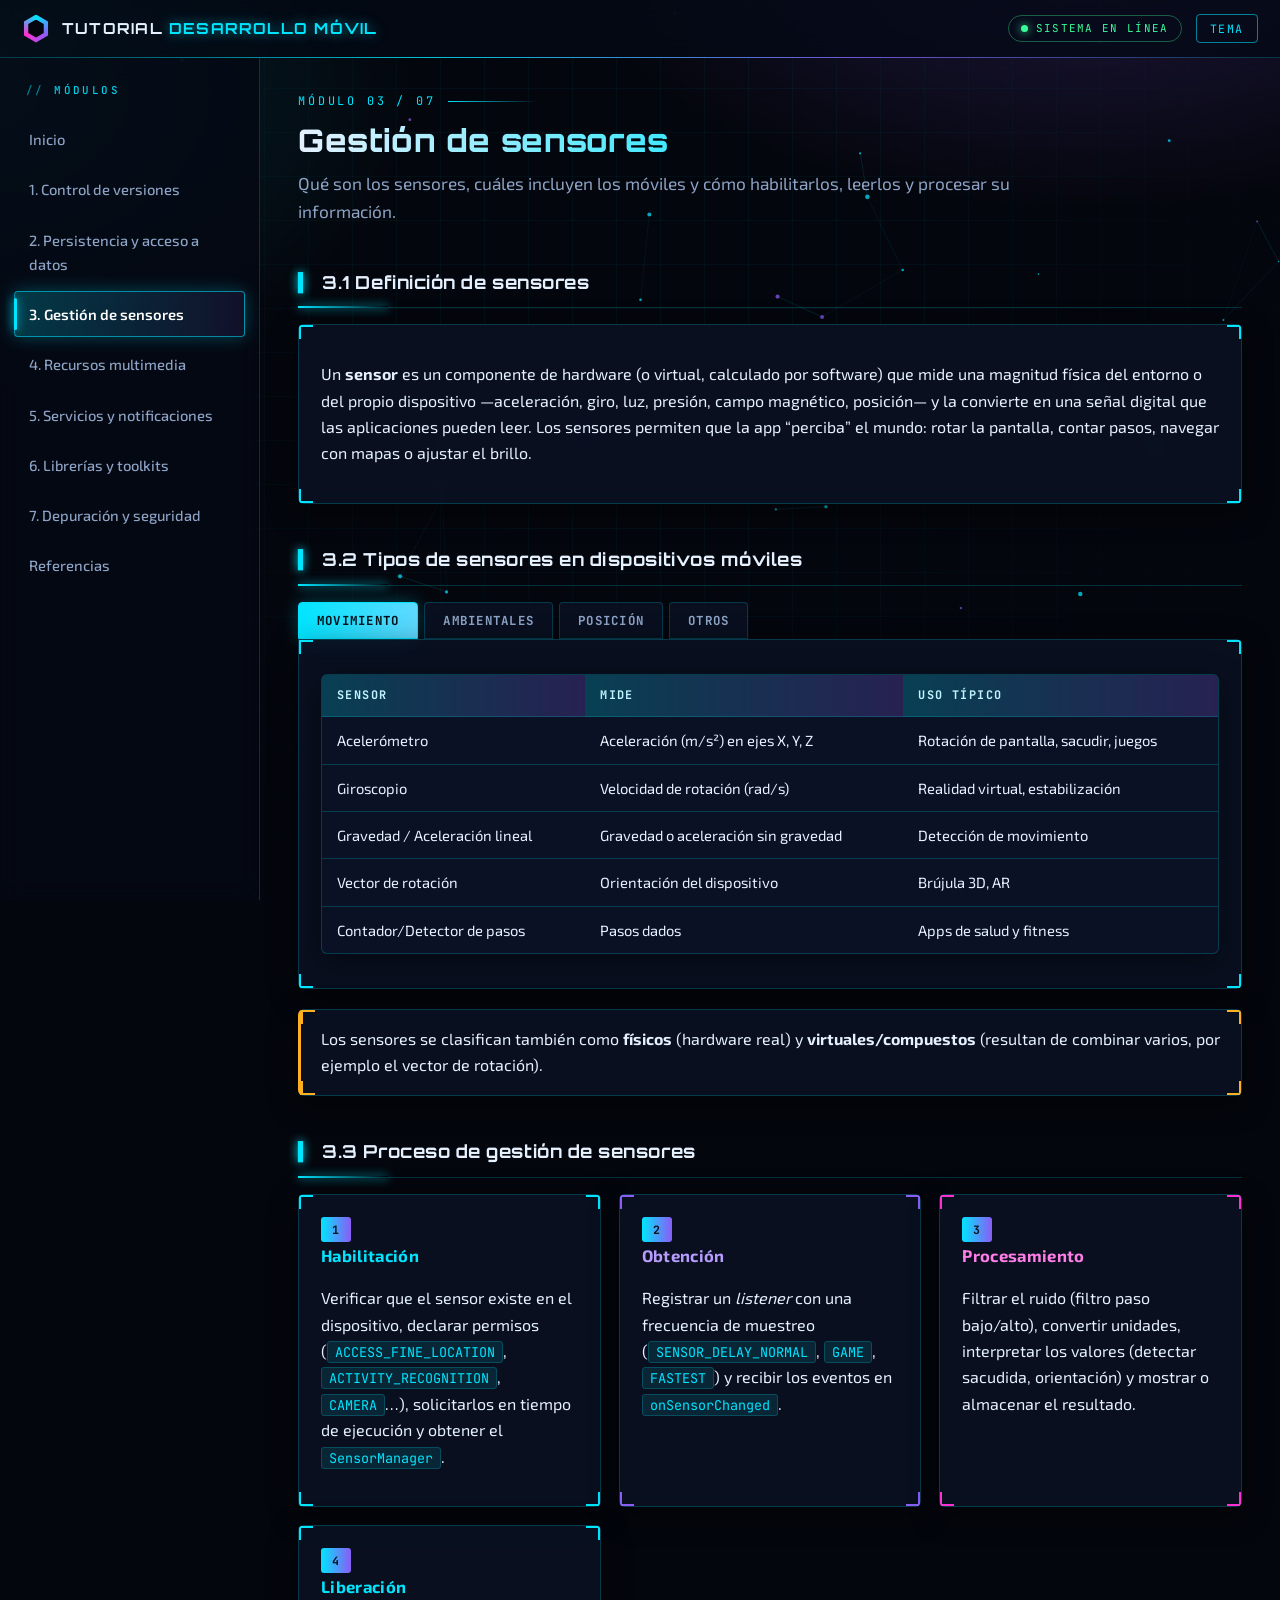
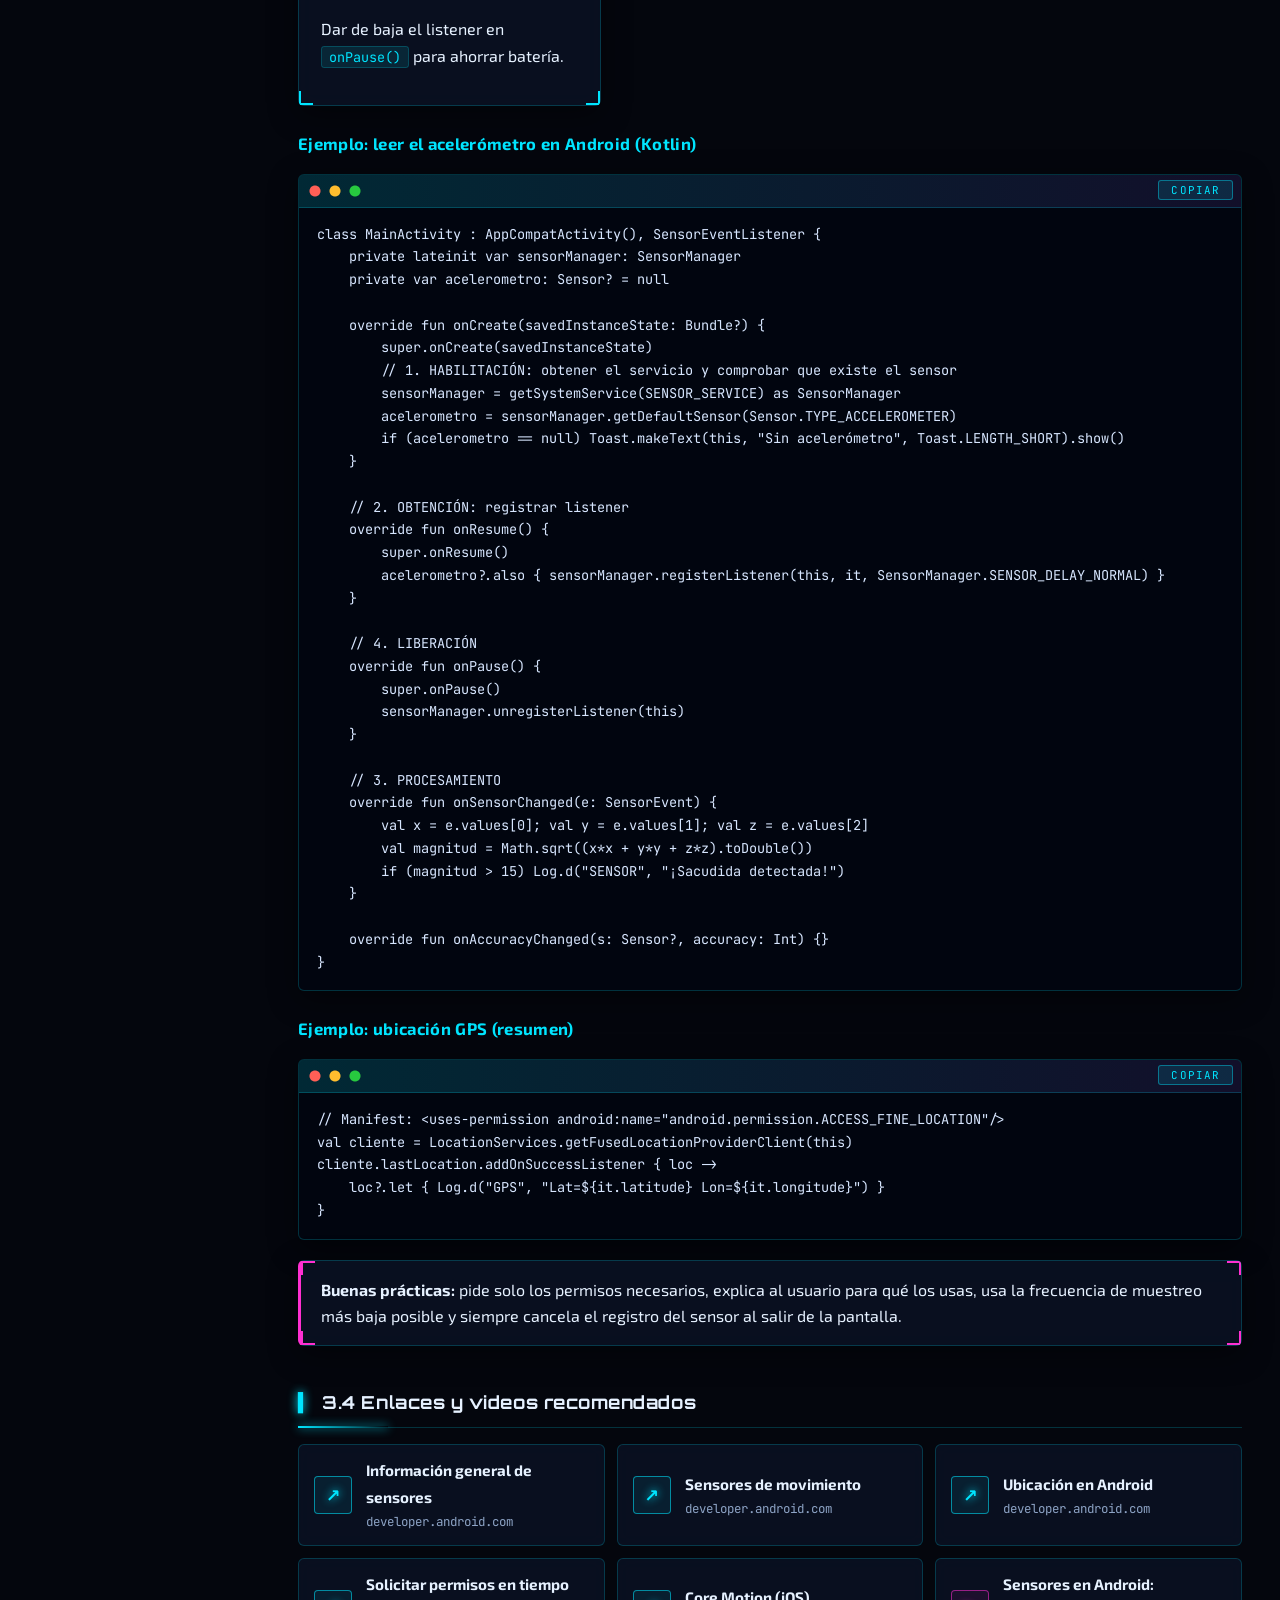
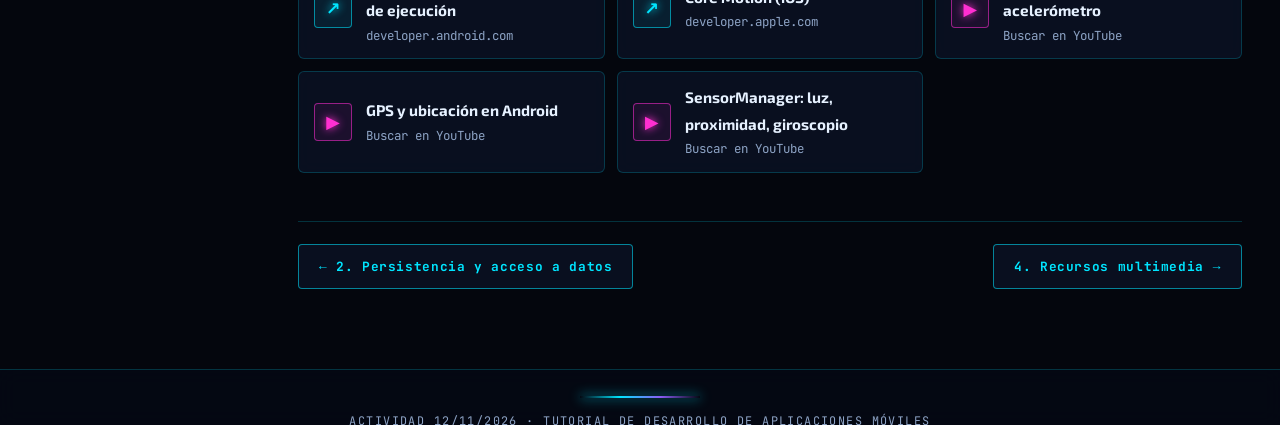
<file: pages/03-sensores.html>
<!DOCTYPE html>
<html lang="es">
<head>
<meta charset="UTF-8">
<meta name="viewport" content="width=device-width, initial-scale=1">
<meta name="theme-color" content="#04060d">
<meta name="mobile-web-app-capable" content="yes">
<meta name="apple-mobile-web-app-capable" content="yes">
<meta name="apple-mobile-web-app-title" content="Tutorial Móvil">
<meta name="apple-mobile-web-app-status-bar-style" content="black">
<link rel="manifest" href="../manifest.webmanifest">
<link rel="icon" type="image/png" href="../icons/icon-192.png">
<link rel="apple-touch-icon" href="../icons/apple-touch-icon.png">
<title>Gestión de sensores · Tutorial Desarrollo Móvil</title>
<script>try{document.documentElement.setAttribute('data-theme',localStorage.getItem('theme')==='light'?'light':'dark')}catch(e){document.documentElement.setAttribute('data-theme','dark')}</script>
<link rel="stylesheet" href="../css/fonts.css">
<link rel="stylesheet" href="../css/styles.css">
</head>
<body>
<header class="topbar">
  <button class="icon-btn" id="menuBtn" aria-label="Abrir menú">&#9776;</button>
  <a class="brand" href="../index.html"><span class="logo-mark" aria-hidden="true"></span><span class="brand-text">Tutorial <span>Desarrollo Móvil</span></span></a>
  <span class="status-chip" id="netChip">Sistema en línea</span>
  <button class="icon-btn" id="installBtn" hidden>Instalar</button>
  <button class="icon-btn" id="themeBtn" aria-label="Cambiar entre modo oscuro y claro">Tema</button>
</header>
<div class="layout">
  <nav class="sidebar" id="sidebar">
    <h3>Módulos</h3>
    <a href="../index.html">Inicio</a>
    
    <a href="01-control-versiones.html">1. Control de versiones</a>
    <a href="02-persistencia-datos.html">2. Persistencia y acceso a datos</a>
    <a href="03-sensores.html" class="active">3. Gestión de sensores</a>
    <a href="04-multimedia.html">4. Recursos multimedia</a>
    <a href="05-servicios-notificaciones.html">5. Servicios y notificaciones</a>
    <a href="06-librerias-toolkits.html">6. Librerías y toolkits</a>
    <a href="07-depuracion-seguridad.html">7. Depuración y seguridad</a>
    <a href="08-referencias.html">Referencias</a>
  </nav>
  <main class="content">
    <div class="kicker">MÓDULO 03 / 07</div>
    <h1>Gestión de sensores</h1>
    <p class="lead">Qué son los sensores, cuáles incluyen los móviles y cómo habilitarlos, leerlos y procesar su información.</p>
    
<h2>3.1 Definición de sensores</h2>
<div class="card">
<p>Un <strong>sensor</strong> es un componente de hardware (o virtual, calculado por software) que mide una magnitud física del entorno o del propio dispositivo —aceleración, giro, luz, presión, campo magnético, posición— y la convierte en una señal digital que las aplicaciones pueden leer. Los sensores permiten que la app “perciba” el mundo: rotar la pantalla, contar pasos, navegar con mapas o ajustar el brillo.</p>
</div>

<h2>3.2 Tipos de sensores en dispositivos móviles</h2>
<div class="tabs">
  <button class="tab-btn active" data-target="t-mov">Movimiento</button>
  <button class="tab-btn" data-target="t-amb">Ambientales</button>
  <button class="tab-btn" data-target="t-pos">Posición</button>
  <button class="tab-btn" data-target="t-otros">Otros</button>
</div>
<div>
<div class="tab-panel active" id="t-mov">
  <div class="table-wrap"><table>
  <tr><th>Sensor</th><th>Mide</th><th>Uso típico</th></tr>
  <tr><td>Acelerómetro</td><td>Aceleración (m/s²) en ejes X, Y, Z</td><td>Rotación de pantalla, sacudir, juegos</td></tr>
  <tr><td>Giroscopio</td><td>Velocidad de rotación (rad/s)</td><td>Realidad virtual, estabilización</td></tr>
  <tr><td>Gravedad / Aceleración lineal</td><td>Gravedad o aceleración sin gravedad</td><td>Detección de movimiento</td></tr>
  <tr><td>Vector de rotación</td><td>Orientación del dispositivo</td><td>Brújula 3D, AR</td></tr>
  <tr><td>Contador/Detector de pasos</td><td>Pasos dados</td><td>Apps de salud y fitness</td></tr>
  </table></div>
</div>
<div class="tab-panel" id="t-amb">
  <div class="table-wrap"><table>
  <tr><th>Sensor</th><th>Mide</th><th>Uso típico</th></tr>
  <tr><td>Luz</td><td>Iluminación (lux)</td><td>Brillo automático</td></tr>
  <tr><td>Proximidad</td><td>Distancia a un objeto cercano</td><td>Apagar pantalla en llamadas</td></tr>
  <tr><td>Barómetro</td><td>Presión atmosférica (hPa)</td><td>Altitud, clima</td></tr>
  <tr><td>Temperatura / Humedad</td><td>Temperatura y humedad ambiente (si existe)</td><td>Apps de clima</td></tr>
  </table></div>
</div>
<div class="tab-panel" id="t-pos">
  <div class="table-wrap"><table>
  <tr><th>Sensor</th><th>Mide</th><th>Uso típico</th></tr>
  <tr><td>Magnetómetro</td><td>Campo magnético (µT)</td><td>Brújula</td></tr>
  <tr><td>GPS / GNSS</td><td>Latitud, longitud, altitud</td><td>Mapas, navegación, delivery</td></tr>
  <tr><td>Wi-Fi / Bluetooth / Celular</td><td>Posición aproximada por señales</td><td>Ubicación en interiores</td></tr>
  </table></div>
</div>
<div class="tab-panel" id="t-otros">
  <ul>
    <li><strong>Cámara</strong> y <strong>micrófono</strong>: captura de imagen y audio.</li>
    <li><strong>Huella digital / reconocimiento facial</strong>: biometría.</li>
    <li><strong>Ritmo cardíaco</strong>: sensores de salud en wearables.</li>
    <li><strong>NFC</strong>: comunicación de corto alcance (pagos, etiquetas).</li>
  </ul>
</div>
</div>
<div class="note">Los sensores se clasifican también como <strong>físicos</strong> (hardware real) y <strong>virtuales/compuestos</strong> (resultan de combinar varios, por ejemplo el vector de rotación).</div>

<h2>3.3 Proceso de gestión de sensores</h2>
<div class="grid">
<div class="card"><span class="badge">1</span><h3>Habilitación</h3>
<p>Verificar que el sensor existe en el dispositivo, declarar permisos (<code>ACCESS_FINE_LOCATION</code>, <code>ACTIVITY_RECOGNITION</code>, <code>CAMERA</code>…), solicitarlos en tiempo de ejecución y obtener el <code>SensorManager</code>.</p></div>
<div class="card"><span class="badge">2</span><h3>Obtención</h3>
<p>Registrar un <em>listener</em> con una frecuencia de muestreo (<code>SENSOR_DELAY_NORMAL</code>, <code>GAME</code>, <code>FASTEST</code>) y recibir los eventos en <code>onSensorChanged</code>.</p></div>
<div class="card"><span class="badge">3</span><h3>Procesamiento</h3>
<p>Filtrar el ruido (filtro paso bajo/alto), convertir unidades, interpretar los valores (detectar sacudida, orientación) y mostrar o almacenar el resultado.</p></div>
<div class="card"><span class="badge">4</span><h3>Liberación</h3>
<p>Dar de baja el listener en <code>onPause()</code> para ahorrar batería.</p></div>
</div>

<h3>Ejemplo: leer el acelerómetro en Android (Kotlin)</h3>
<div class="code-wrap"><pre><code class="kotlin">class MainActivity : AppCompatActivity(), SensorEventListener {
    private lateinit var sensorManager: SensorManager
    private var acelerometro: Sensor? = null

    override fun onCreate(savedInstanceState: Bundle?) {
        super.onCreate(savedInstanceState)
        // 1. HABILITACIÓN: obtener el servicio y comprobar que existe el sensor
        sensorManager = getSystemService(SENSOR_SERVICE) as SensorManager
        acelerometro = sensorManager.getDefaultSensor(Sensor.TYPE_ACCELEROMETER)
        if (acelerometro == null) Toast.makeText(this, "Sin acelerómetro", Toast.LENGTH_SHORT).show()
    }

    // 2. OBTENCIÓN: registrar listener
    override fun onResume() {
        super.onResume()
        acelerometro?.also { sensorManager.registerListener(this, it, SensorManager.SENSOR_DELAY_NORMAL) }
    }

    // 4. LIBERACIÓN
    override fun onPause() {
        super.onPause()
        sensorManager.unregisterListener(this)
    }

    // 3. PROCESAMIENTO
    override fun onSensorChanged(e: SensorEvent) {
        val x = e.values[0]; val y = e.values[1]; val z = e.values[2]
        val magnitud = Math.sqrt((x*x + y*y + z*z).toDouble())
        if (magnitud &gt; 15) Log.d("SENSOR", "¡Sacudida detectada!")
    }

    override fun onAccuracyChanged(s: Sensor?, accuracy: Int) {}
}</code></pre></div>

<h3>Ejemplo: ubicación GPS (resumen)</h3>
<div class="code-wrap"><pre><code class="kotlin">// Manifest: &lt;uses-permission android:name="android.permission.ACCESS_FINE_LOCATION"/&gt;
val cliente = LocationServices.getFusedLocationProviderClient(this)
cliente.lastLocation.addOnSuccessListener { loc -&gt;
    loc?.let { Log.d("GPS", "Lat=${it.latitude} Lon=${it.longitude}") }
}</code></pre></div>
<div class="note warn"><strong>Buenas prácticas:</strong> pide solo los permisos necesarios, explica al usuario para qué los usas, usa la frecuencia de muestreo más baja posible y siempre cancela el registro del sensor al salir de la pantalla.</div>

<h2>3.4 Enlaces y videos recomendados</h2>
<div class="resources"><a class="res" target="_blank" rel="noopener" href="https://developer.android.com/develop/sensors-and-location/sensors/sensors_overview"><span class="ico">↗</span><span><strong>Información general de sensores</strong><small>developer.android.com</small></span></a><a class="res" target="_blank" rel="noopener" href="https://developer.android.com/develop/sensors-and-location/sensors/sensors_motion"><span class="ico">↗</span><span><strong>Sensores de movimiento</strong><small>developer.android.com</small></span></a><a class="res" target="_blank" rel="noopener" href="https://developer.android.com/develop/sensors-and-location/location"><span class="ico">↗</span><span><strong>Ubicación en Android</strong><small>developer.android.com</small></span></a><a class="res" target="_blank" rel="noopener" href="https://developer.android.com/training/permissions/requesting"><span class="ico">↗</span><span><strong>Solicitar permisos en tiempo de ejecución</strong><small>developer.android.com</small></span></a><a class="res" target="_blank" rel="noopener" href="https://developer.apple.com/documentation/coremotion"><span class="ico">↗</span><span><strong>Core Motion (iOS)</strong><small>developer.apple.com</small></span></a><a class="res yt" target="_blank" rel="noopener" href="https://www.youtube.com/results?search_query=sensores+android+studio+aceler%C3%B3metro+kotlin+tutorial"><span class="ico">▶</span><span><strong>Sensores en Android: acelerómetro</strong><small>Buscar en YouTube</small></span></a><a class="res yt" target="_blank" rel="noopener" href="https://www.youtube.com/results?search_query=gps+ubicaci%C3%B3n+android+studio+kotlin+tutorial+espa%C3%B1ol"><span class="ico">▶</span><span><strong>GPS y ubicación en Android</strong><small>Buscar en YouTube</small></span></a><a class="res yt" target="_blank" rel="noopener" href="https://www.youtube.com/results?search_query=sensor+manager+android+giroscopio+proximidad+luz"><span class="ico">▶</span><span><strong>SensorManager: luz, proximidad, giroscopio</strong><small>Buscar en YouTube</small></span></a></div>

    <div class="pager"><a href="02-persistencia-datos.html">← 2. Persistencia y acceso a datos</a><a href="04-multimedia.html">4. Recursos multimedia →</a></div>
  </main>
</div>
<footer>Actividad 12/11/2026 · Tutorial de desarrollo de aplicaciones móviles</footer>
<button id="toTop" aria-label="Volver arriba">↑</button>
<script src="../js/main.js"></script>
</body>
</html>
</file>
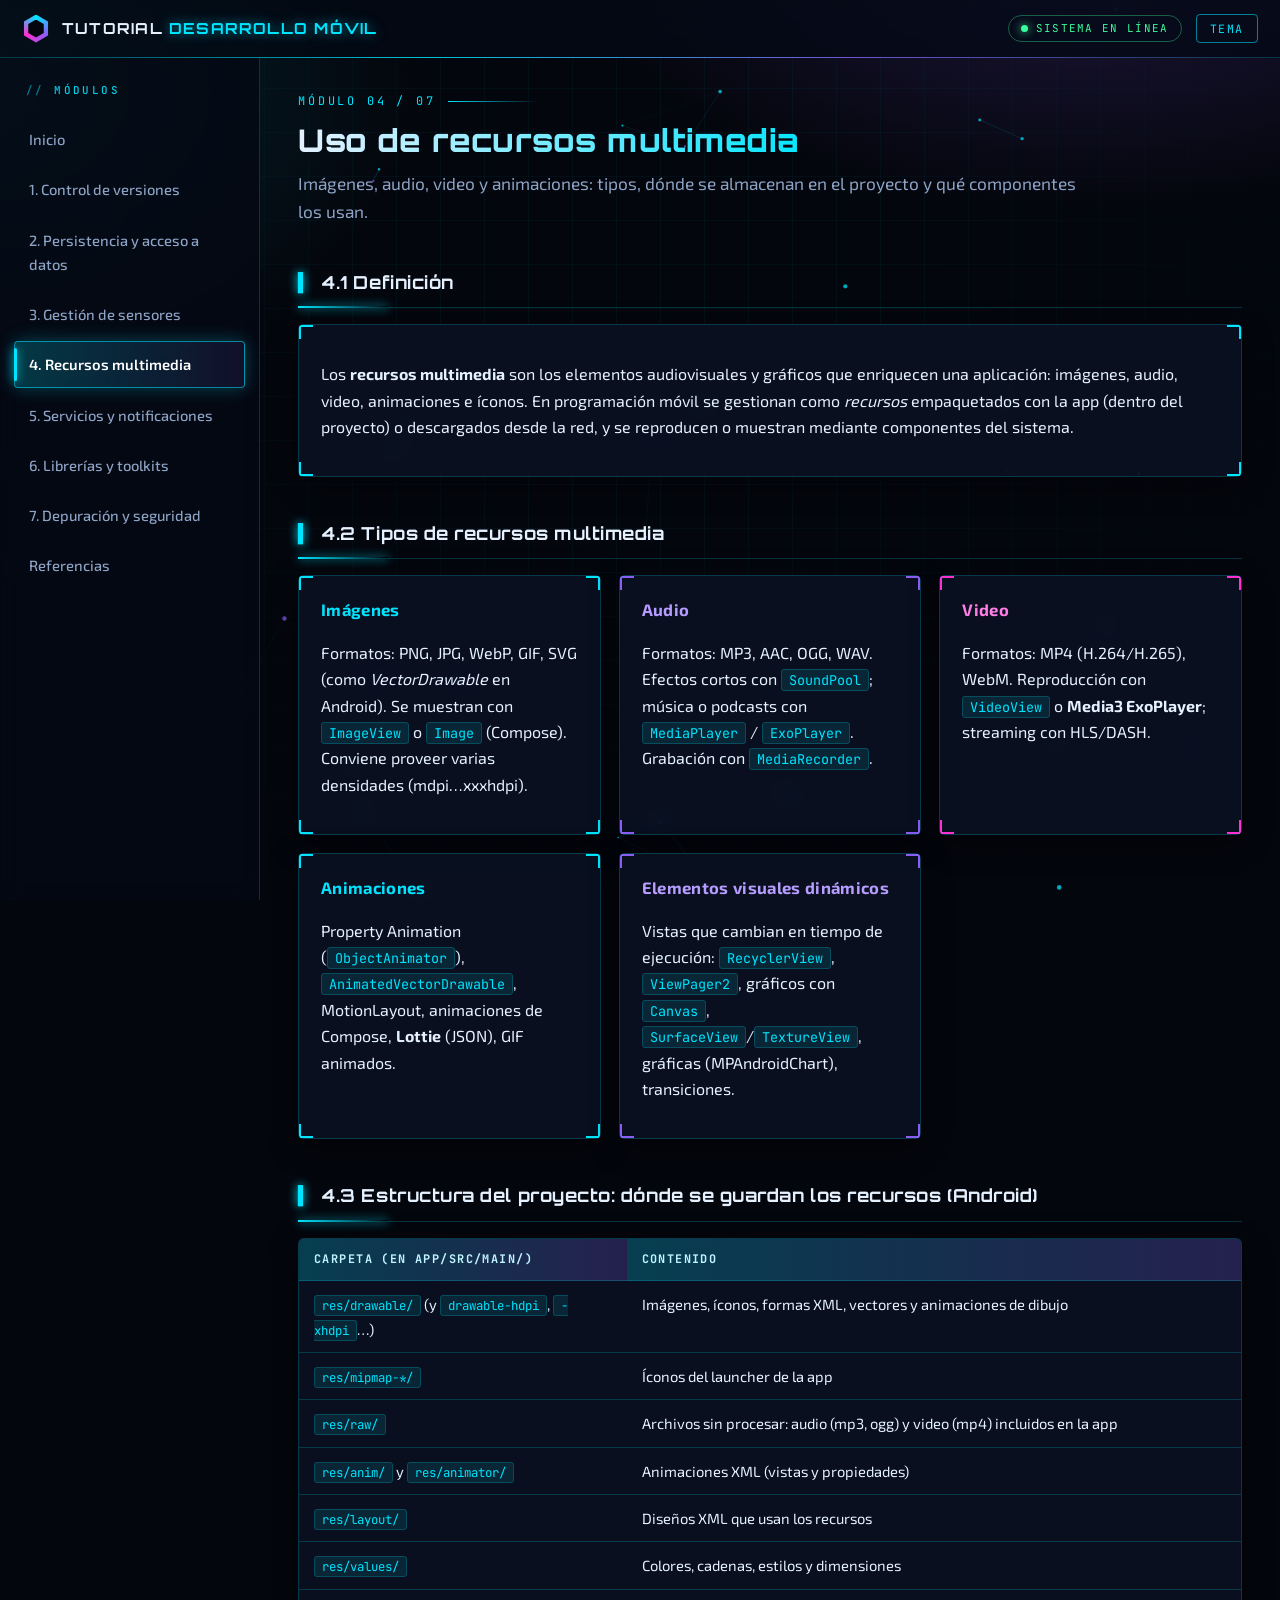
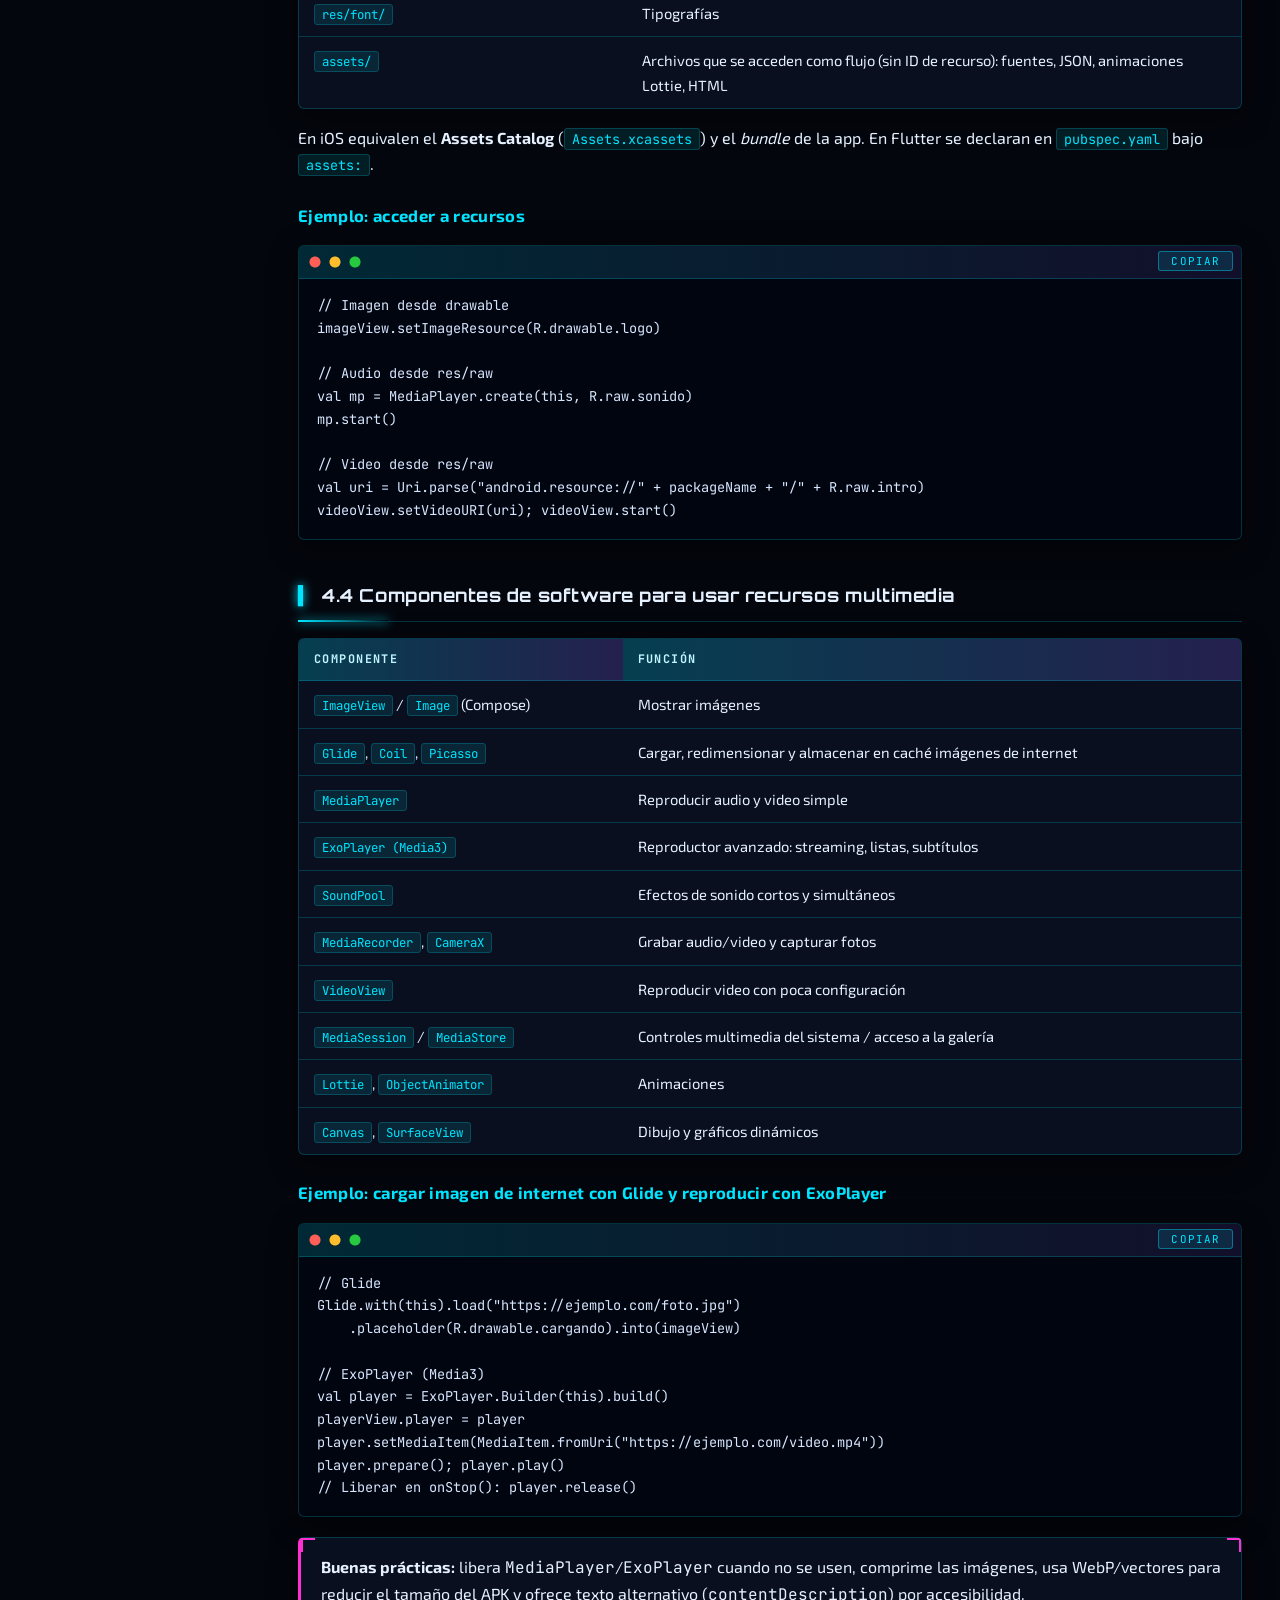
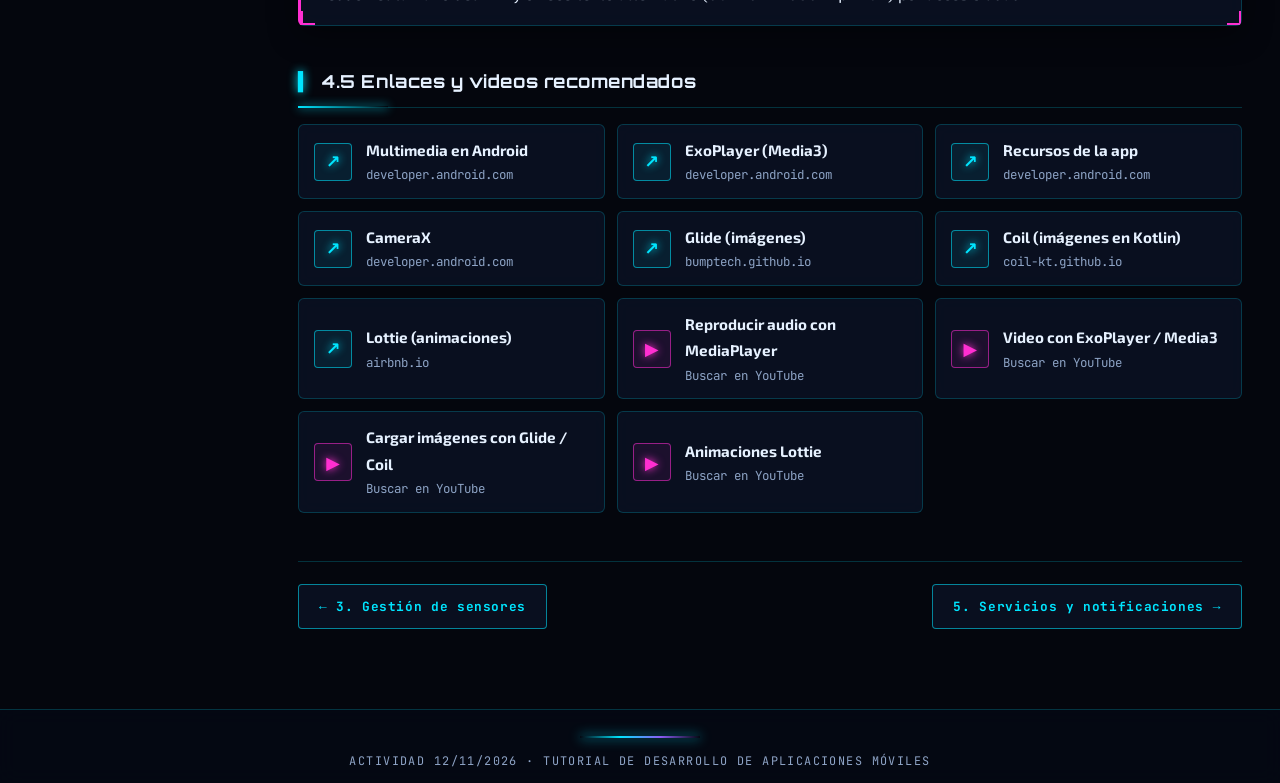
<file: pages/04-multimedia.html>
<!DOCTYPE html>
<html lang="es">
<head>
<meta charset="UTF-8">
<meta name="viewport" content="width=device-width, initial-scale=1">
<meta name="theme-color" content="#04060d">
<meta name="mobile-web-app-capable" content="yes">
<meta name="apple-mobile-web-app-capable" content="yes">
<meta name="apple-mobile-web-app-title" content="Tutorial Móvil">
<meta name="apple-mobile-web-app-status-bar-style" content="black">
<link rel="manifest" href="../manifest.webmanifest">
<link rel="icon" type="image/png" href="../icons/icon-192.png">
<link rel="apple-touch-icon" href="../icons/apple-touch-icon.png">
<title>Uso de recursos multimedia · Tutorial Desarrollo Móvil</title>
<script>try{document.documentElement.setAttribute('data-theme',localStorage.getItem('theme')==='light'?'light':'dark')}catch(e){document.documentElement.setAttribute('data-theme','dark')}</script>
<link rel="stylesheet" href="../css/fonts.css">
<link rel="stylesheet" href="../css/styles.css">
</head>
<body>
<header class="topbar">
  <button class="icon-btn" id="menuBtn" aria-label="Abrir menú">&#9776;</button>
  <a class="brand" href="../index.html"><span class="logo-mark" aria-hidden="true"></span><span class="brand-text">Tutorial <span>Desarrollo Móvil</span></span></a>
  <span class="status-chip" id="netChip">Sistema en línea</span>
  <button class="icon-btn" id="installBtn" hidden>Instalar</button>
  <button class="icon-btn" id="themeBtn" aria-label="Cambiar entre modo oscuro y claro">Tema</button>
</header>
<div class="layout">
  <nav class="sidebar" id="sidebar">
    <h3>Módulos</h3>
    <a href="../index.html">Inicio</a>
    
    <a href="01-control-versiones.html">1. Control de versiones</a>
    <a href="02-persistencia-datos.html">2. Persistencia y acceso a datos</a>
    <a href="03-sensores.html">3. Gestión de sensores</a>
    <a href="04-multimedia.html" class="active">4. Recursos multimedia</a>
    <a href="05-servicios-notificaciones.html">5. Servicios y notificaciones</a>
    <a href="06-librerias-toolkits.html">6. Librerías y toolkits</a>
    <a href="07-depuracion-seguridad.html">7. Depuración y seguridad</a>
    <a href="08-referencias.html">Referencias</a>
  </nav>
  <main class="content">
    <div class="kicker">MÓDULO 04 / 07</div>
    <h1>Uso de recursos multimedia</h1>
    <p class="lead">Imágenes, audio, video y animaciones: tipos, dónde se almacenan en el proyecto y qué componentes los usan.</p>
    
<h2>4.1 Definición</h2>
<div class="card">
<p>Los <strong>recursos multimedia</strong> son los elementos audiovisuales y gráficos que enriquecen una aplicación: imágenes, audio, video, animaciones e íconos. En programación móvil se gestionan como <em>recursos</em> empaquetados con la app (dentro del proyecto) o descargados desde la red, y se reproducen o muestran mediante componentes del sistema.</p>
</div>

<h2>4.2 Tipos de recursos multimedia</h2>
<div class="grid">
<div class="card"><h3>Imágenes</h3><p>Formatos: PNG, JPG, WebP, GIF, SVG (como <em>VectorDrawable</em> en Android). Se muestran con <code>ImageView</code> o <code>Image</code> (Compose). Conviene proveer varias densidades (mdpi…xxxhdpi).</p></div>
<div class="card"><h3>Audio</h3><p>Formatos: MP3, AAC, OGG, WAV. Efectos cortos con <code>SoundPool</code>; música o podcasts con <code>MediaPlayer</code> / <code>ExoPlayer</code>. Grabación con <code>MediaRecorder</code>.</p></div>
<div class="card"><h3>Video</h3><p>Formatos: MP4 (H.264/H.265), WebM. Reproducción con <code>VideoView</code> o <strong>Media3 ExoPlayer</strong>; streaming con HLS/DASH.</p></div>
<div class="card"><h3>Animaciones</h3><p>Property Animation (<code>ObjectAnimator</code>), <code>AnimatedVectorDrawable</code>, MotionLayout, animaciones de Compose, <strong>Lottie</strong> (JSON), GIF animados.</p></div>
<div class="card"><h3>Elementos visuales dinámicos</h3><p>Vistas que cambian en tiempo de ejecución: <code>RecyclerView</code>, <code>ViewPager2</code>, gráficos con <code>Canvas</code>, <code>SurfaceView</code>/<code>TextureView</code>, gráficas (MPAndroidChart), transiciones.</p></div>
</div>

<h2>4.3 Estructura del proyecto: dónde se guardan los recursos (Android)</h2>
<div class="table-wrap"><table>
<tr><th>Carpeta (en <code>app/src/main/</code>)</th><th>Contenido</th></tr>
<tr><td><code>res/drawable/</code> (y <code>drawable-hdpi</code>, <code>-xhdpi</code>…)</td><td>Imágenes, íconos, formas XML, vectores y animaciones de dibujo</td></tr>
<tr><td><code>res/mipmap-*/</code></td><td>Íconos del launcher de la app</td></tr>
<tr><td><code>res/raw/</code></td><td>Archivos sin procesar: audio (mp3, ogg) y video (mp4) incluidos en la app</td></tr>
<tr><td><code>res/anim/</code> y <code>res/animator/</code></td><td>Animaciones XML (vistas y propiedades)</td></tr>
<tr><td><code>res/layout/</code></td><td>Diseños XML que usan los recursos</td></tr>
<tr><td><code>res/values/</code></td><td>Colores, cadenas, estilos y dimensiones</td></tr>
<tr><td><code>res/font/</code></td><td>Tipografías</td></tr>
<tr><td><code>assets/</code></td><td>Archivos que se acceden como flujo (sin ID de recurso): fuentes, JSON, animaciones Lottie, HTML</td></tr>
</table></div>
<p>En iOS equivalen el <strong>Assets Catalog</strong> (<code>Assets.xcassets</code>) y el <em>bundle</em> de la app. En Flutter se declaran en <code>pubspec.yaml</code> bajo <code>assets:</code>.</p>

<h3>Ejemplo: acceder a recursos</h3>
<div class="code-wrap"><pre><code class="kotlin">// Imagen desde drawable
imageView.setImageResource(R.drawable.logo)

// Audio desde res/raw
val mp = MediaPlayer.create(this, R.raw.sonido)
mp.start()

// Video desde res/raw
val uri = Uri.parse("android.resource://" + packageName + "/" + R.raw.intro)
videoView.setVideoURI(uri); videoView.start()</code></pre></div>

<h2>4.4 Componentes de software para usar recursos multimedia</h2>
<div class="table-wrap"><table>
<tr><th>Componente</th><th>Función</th></tr>
<tr><td><code>ImageView</code> / <code>Image</code> (Compose)</td><td>Mostrar imágenes</td></tr>
<tr><td><code>Glide</code>, <code>Coil</code>, <code>Picasso</code></td><td>Cargar, redimensionar y almacenar en caché imágenes de internet</td></tr>
<tr><td><code>MediaPlayer</code></td><td>Reproducir audio y video simple</td></tr>
<tr><td><code>ExoPlayer (Media3)</code></td><td>Reproductor avanzado: streaming, listas, subtítulos</td></tr>
<tr><td><code>SoundPool</code></td><td>Efectos de sonido cortos y simultáneos</td></tr>
<tr><td><code>MediaRecorder</code>, <code>CameraX</code></td><td>Grabar audio/video y capturar fotos</td></tr>
<tr><td><code>VideoView</code></td><td>Reproducir video con poca configuración</td></tr>
<tr><td><code>MediaSession</code> / <code>MediaStore</code></td><td>Controles multimedia del sistema / acceso a la galería</td></tr>
<tr><td><code>Lottie</code>, <code>ObjectAnimator</code></td><td>Animaciones</td></tr>
<tr><td><code>Canvas</code>, <code>SurfaceView</code></td><td>Dibujo y gráficos dinámicos</td></tr>
</table></div>

<h3>Ejemplo: cargar imagen de internet con Glide y reproducir con ExoPlayer</h3>
<div class="code-wrap"><pre><code class="kotlin">// Glide
Glide.with(this).load("https://ejemplo.com/foto.jpg")
    .placeholder(R.drawable.cargando).into(imageView)

// ExoPlayer (Media3)
val player = ExoPlayer.Builder(this).build()
playerView.player = player
player.setMediaItem(MediaItem.fromUri("https://ejemplo.com/video.mp4"))
player.prepare(); player.play()
// Liberar en onStop(): player.release()</code></pre></div>
<div class="note warn"><strong>Buenas prácticas:</strong> libera <code>MediaPlayer</code>/<code>ExoPlayer</code> cuando no se usen, comprime las imágenes, usa WebP/vectores para reducir el tamaño del APK y ofrece texto alternativo (<code>contentDescription</code>) por accesibilidad.</div>

<h2>4.5 Enlaces y videos recomendados</h2>
<div class="resources"><a class="res" target="_blank" rel="noopener" href="https://developer.android.com/media"><span class="ico">↗</span><span><strong>Multimedia en Android</strong><small>developer.android.com</small></span></a><a class="res" target="_blank" rel="noopener" href="https://developer.android.com/media/media3/exoplayer"><span class="ico">↗</span><span><strong>ExoPlayer (Media3)</strong><small>developer.android.com</small></span></a><a class="res" target="_blank" rel="noopener" href="https://developer.android.com/guide/topics/resources/providing-resources"><span class="ico">↗</span><span><strong>Recursos de la app</strong><small>developer.android.com</small></span></a><a class="res" target="_blank" rel="noopener" href="https://developer.android.com/media/camera/camerax"><span class="ico">↗</span><span><strong>CameraX</strong><small>developer.android.com</small></span></a><a class="res" target="_blank" rel="noopener" href="https://bumptech.github.io/glide/"><span class="ico">↗</span><span><strong>Glide (imágenes)</strong><small>bumptech.github.io</small></span></a><a class="res" target="_blank" rel="noopener" href="https://coil-kt.github.io/coil/"><span class="ico">↗</span><span><strong>Coil (imágenes en Kotlin)</strong><small>coil-kt.github.io</small></span></a><a class="res" target="_blank" rel="noopener" href="https://airbnb.io/lottie/"><span class="ico">↗</span><span><strong>Lottie (animaciones)</strong><small>airbnb.io</small></span></a><a class="res yt" target="_blank" rel="noopener" href="https://www.youtube.com/results?search_query=mediaplayer+android+studio+audio+tutorial+espa%C3%B1ol"><span class="ico">▶</span><span><strong>Reproducir audio con MediaPlayer</strong><small>Buscar en YouTube</small></span></a><a class="res yt" target="_blank" rel="noopener" href="https://www.youtube.com/results?search_query=exoplayer+media3+android+video+tutorial"><span class="ico">▶</span><span><strong>Video con ExoPlayer / Media3</strong><small>Buscar en YouTube</small></span></a><a class="res yt" target="_blank" rel="noopener" href="https://www.youtube.com/results?search_query=glide+coil+cargar+im%C3%A1genes+android+tutorial"><span class="ico">▶</span><span><strong>Cargar imágenes con Glide / Coil</strong><small>Buscar en YouTube</small></span></a><a class="res yt" target="_blank" rel="noopener" href="https://www.youtube.com/results?search_query=lottie+animaciones+android+studio+tutorial"><span class="ico">▶</span><span><strong>Animaciones Lottie</strong><small>Buscar en YouTube</small></span></a></div>

    <div class="pager"><a href="03-sensores.html">← 3. Gestión de sensores</a><a href="05-servicios-notificaciones.html">5. Servicios y notificaciones →</a></div>
  </main>
</div>
<footer>Actividad 12/11/2026 · Tutorial de desarrollo de aplicaciones móviles</footer>
<button id="toTop" aria-label="Volver arriba">↑</button>
<script src="../js/main.js"></script>
</body>
</html>
</file>
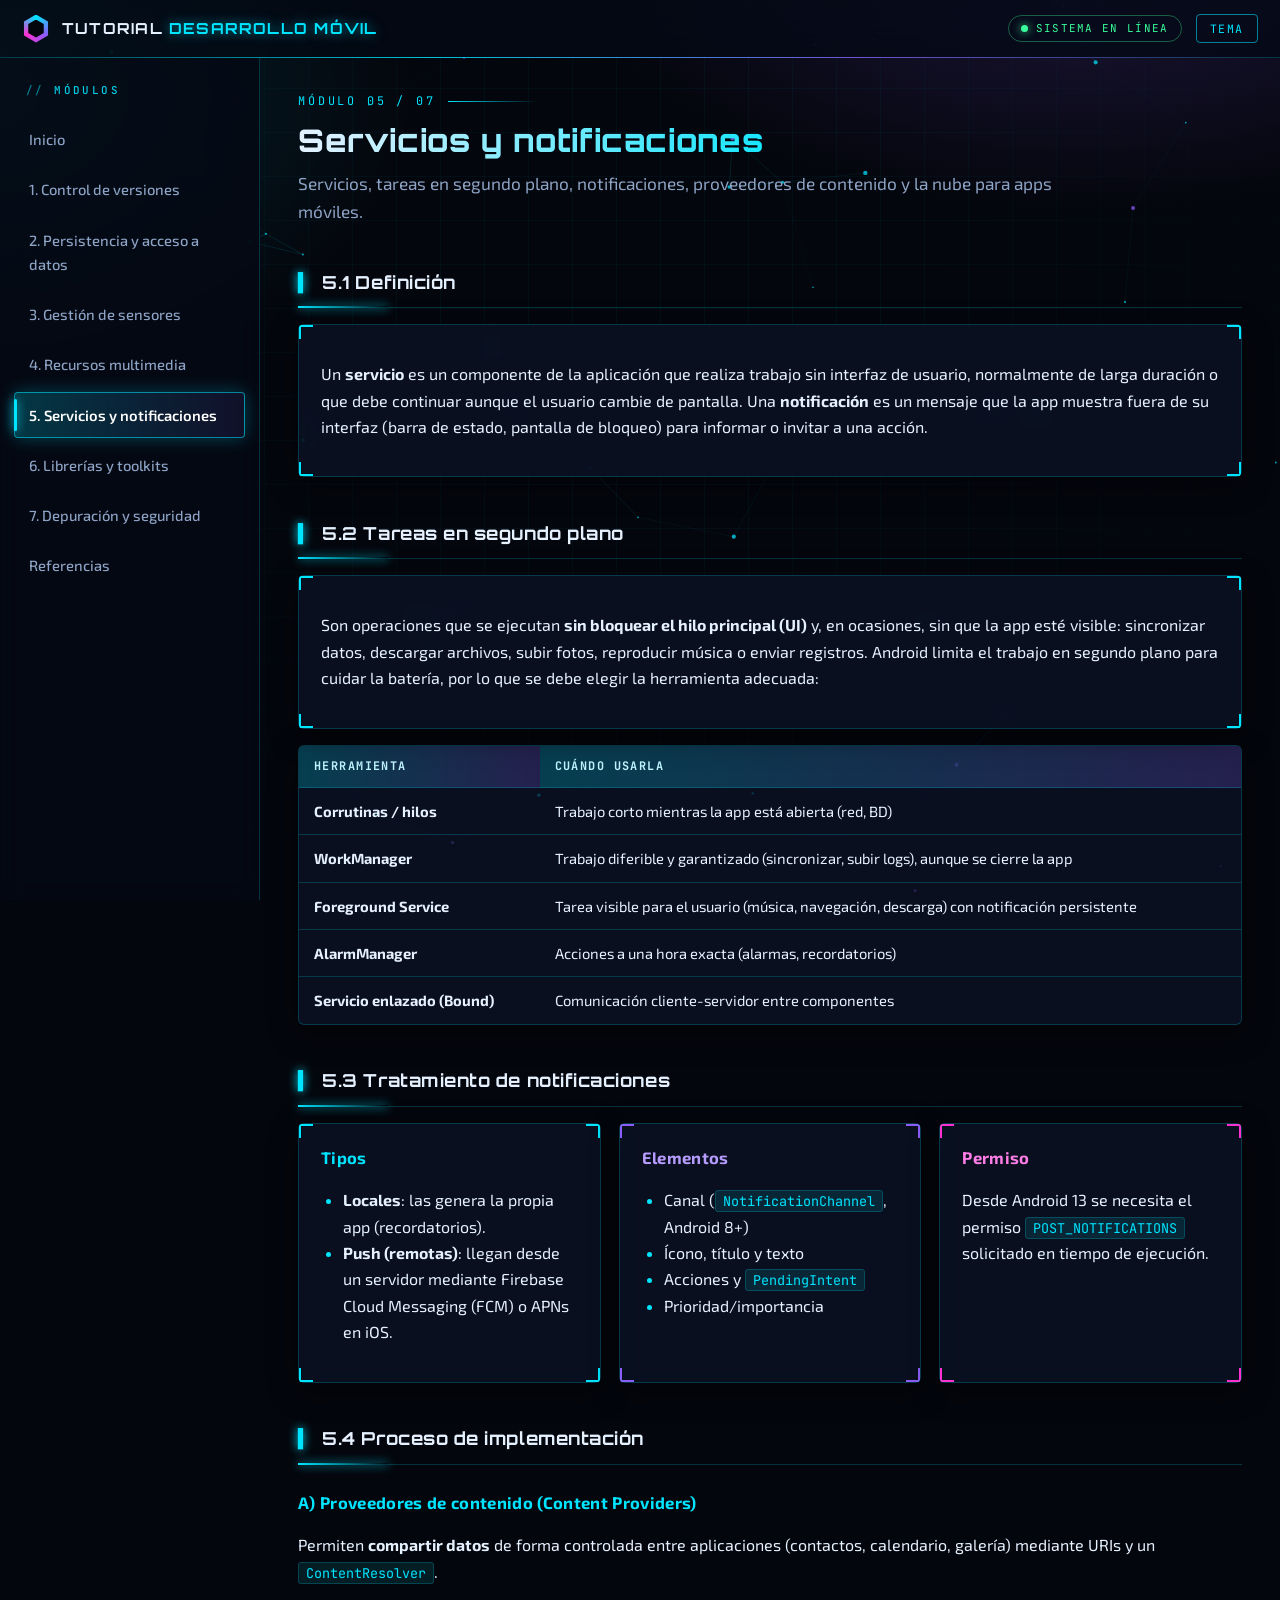
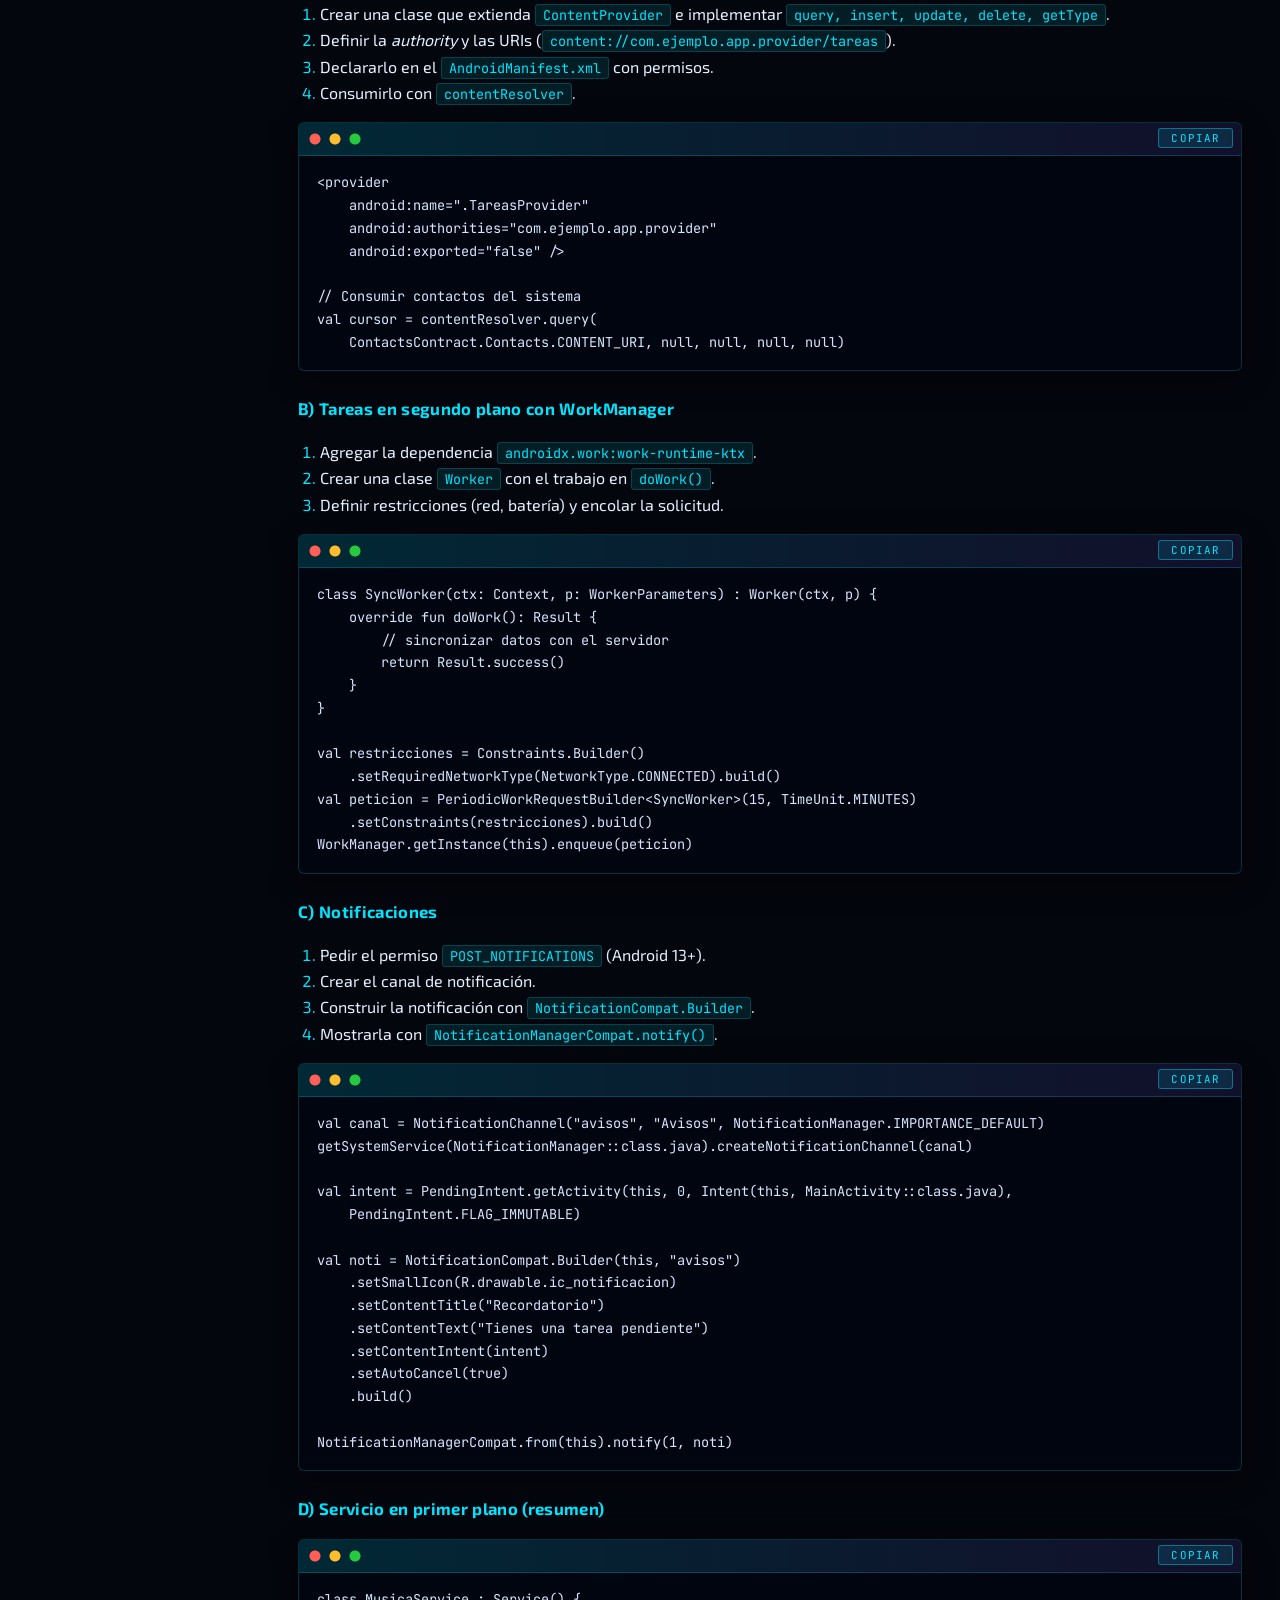
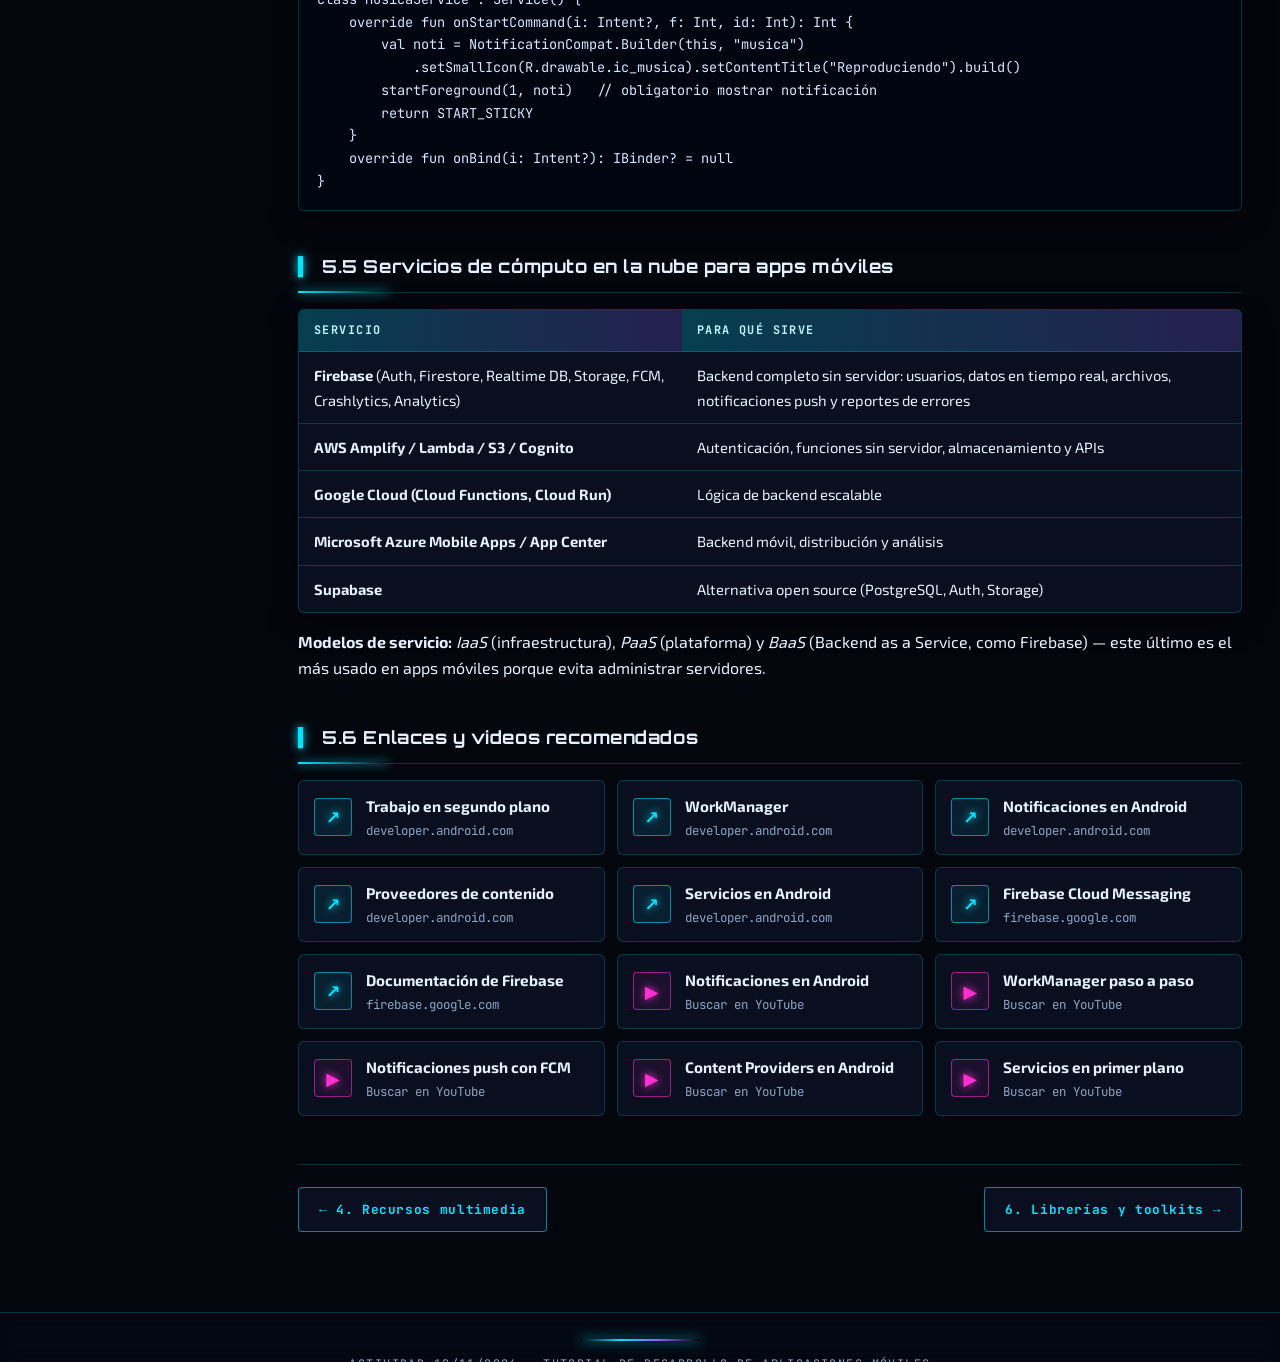
<file: pages/05-servicios-notificaciones.html>
<!DOCTYPE html>
<html lang="es">
<head>
<meta charset="UTF-8">
<meta name="viewport" content="width=device-width, initial-scale=1">
<meta name="theme-color" content="#04060d">
<meta name="mobile-web-app-capable" content="yes">
<meta name="apple-mobile-web-app-capable" content="yes">
<meta name="apple-mobile-web-app-title" content="Tutorial Móvil">
<meta name="apple-mobile-web-app-status-bar-style" content="black">
<link rel="manifest" href="../manifest.webmanifest">
<link rel="icon" type="image/png" href="../icons/icon-192.png">
<link rel="apple-touch-icon" href="../icons/apple-touch-icon.png">
<title>Servicios y notificaciones · Tutorial Desarrollo Móvil</title>
<script>try{document.documentElement.setAttribute('data-theme',localStorage.getItem('theme')==='light'?'light':'dark')}catch(e){document.documentElement.setAttribute('data-theme','dark')}</script>
<link rel="stylesheet" href="../css/fonts.css">
<link rel="stylesheet" href="../css/styles.css">
</head>
<body>
<header class="topbar">
  <button class="icon-btn" id="menuBtn" aria-label="Abrir menú">&#9776;</button>
  <a class="brand" href="../index.html"><span class="logo-mark" aria-hidden="true"></span><span class="brand-text">Tutorial <span>Desarrollo Móvil</span></span></a>
  <span class="status-chip" id="netChip">Sistema en línea</span>
  <button class="icon-btn" id="installBtn" hidden>Instalar</button>
  <button class="icon-btn" id="themeBtn" aria-label="Cambiar entre modo oscuro y claro">Tema</button>
</header>
<div class="layout">
  <nav class="sidebar" id="sidebar">
    <h3>Módulos</h3>
    <a href="../index.html">Inicio</a>
    
    <a href="01-control-versiones.html">1. Control de versiones</a>
    <a href="02-persistencia-datos.html">2. Persistencia y acceso a datos</a>
    <a href="03-sensores.html">3. Gestión de sensores</a>
    <a href="04-multimedia.html">4. Recursos multimedia</a>
    <a href="05-servicios-notificaciones.html" class="active">5. Servicios y notificaciones</a>
    <a href="06-librerias-toolkits.html">6. Librerías y toolkits</a>
    <a href="07-depuracion-seguridad.html">7. Depuración y seguridad</a>
    <a href="08-referencias.html">Referencias</a>
  </nav>
  <main class="content">
    <div class="kicker">MÓDULO 05 / 07</div>
    <h1>Servicios y notificaciones</h1>
    <p class="lead">Servicios, tareas en segundo plano, notificaciones, proveedores de contenido y la nube para apps móviles.</p>
    
<h2>5.1 Definición</h2>
<div class="card">
<p>Un <strong>servicio</strong> es un componente de la aplicación que realiza trabajo sin interfaz de usuario, normalmente de larga duración o que debe continuar aunque el usuario cambie de pantalla. Una <strong>notificación</strong> es un mensaje que la app muestra fuera de su interfaz (barra de estado, pantalla de bloqueo) para informar o invitar a una acción.</p>
</div>

<h2>5.2 Tareas en segundo plano</h2>
<div class="card">
<p>Son operaciones que se ejecutan <strong>sin bloquear el hilo principal (UI)</strong> y, en ocasiones, sin que la app esté visible: sincronizar datos, descargar archivos, subir fotos, reproducir música o enviar registros. Android limita el trabajo en segundo plano para cuidar la batería, por lo que se debe elegir la herramienta adecuada:</p>
</div>
<div class="table-wrap"><table>
<tr><th>Herramienta</th><th>Cuándo usarla</th></tr>
<tr><td><strong>Corrutinas / hilos</strong></td><td>Trabajo corto mientras la app está abierta (red, BD)</td></tr>
<tr><td><strong>WorkManager</strong></td><td>Trabajo diferible y garantizado (sincronizar, subir logs), aunque se cierre la app</td></tr>
<tr><td><strong>Foreground Service</strong></td><td>Tarea visible para el usuario (música, navegación, descarga) con notificación persistente</td></tr>
<tr><td><strong>AlarmManager</strong></td><td>Acciones a una hora exacta (alarmas, recordatorios)</td></tr>
<tr><td><strong>Servicio enlazado (Bound)</strong></td><td>Comunicación cliente-servidor entre componentes</td></tr>
</table></div>

<h2>5.3 Tratamiento de notificaciones</h2>
<div class="grid">
<div class="card"><h3>Tipos</h3><ul><li><strong>Locales</strong>: las genera la propia app (recordatorios).</li><li><strong>Push (remotas)</strong>: llegan desde un servidor mediante Firebase Cloud Messaging (FCM) o APNs en iOS.</li></ul></div>
<div class="card"><h3>Elementos</h3><ul><li>Canal (<code>NotificationChannel</code>, Android 8+)</li><li>Ícono, título y texto</li><li>Acciones y <code>PendingIntent</code></li><li>Prioridad/importancia</li></ul></div>
<div class="card"><h3>Permiso</h3><p>Desde Android 13 se necesita el permiso <code>POST_NOTIFICATIONS</code> solicitado en tiempo de ejecución.</p></div>
</div>

<h2>5.4 Proceso de implementación</h2>

<h3>A) Proveedores de contenido (Content Providers)</h3>
<p>Permiten <strong>compartir datos</strong> de forma controlada entre aplicaciones (contactos, calendario, galería) mediante URIs y un <code>ContentResolver</code>.</p>
<ol>
<li>Crear una clase que extienda <code>ContentProvider</code> e implementar <code>query, insert, update, delete, getType</code>.</li>
<li>Definir la <em>authority</em> y las URIs (<code>content://com.ejemplo.app.provider/tareas</code>).</li>
<li>Declararlo en el <code>AndroidManifest.xml</code> con permisos.</li>
<li>Consumirlo con <code>contentResolver</code>.</li>
</ol>
<div class="code-wrap"><pre><code class="xml/kotlin">&lt;provider
    android:name=".TareasProvider"
    android:authorities="com.ejemplo.app.provider"
    android:exported="false" /&gt;

// Consumir contactos del sistema
val cursor = contentResolver.query(
    ContactsContract.Contacts.CONTENT_URI, null, null, null, null)</code></pre></div>

<h3>B) Tareas en segundo plano con WorkManager</h3>
<ol>
<li>Agregar la dependencia <code>androidx.work:work-runtime-ktx</code>.</li>
<li>Crear una clase <code>Worker</code> con el trabajo en <code>doWork()</code>.</li>
<li>Definir restricciones (red, batería) y encolar la solicitud.</li>
</ol>
<div class="code-wrap"><pre><code class="kotlin">class SyncWorker(ctx: Context, p: WorkerParameters) : Worker(ctx, p) {
    override fun doWork(): Result {
        // sincronizar datos con el servidor
        return Result.success()
    }
}

val restricciones = Constraints.Builder()
    .setRequiredNetworkType(NetworkType.CONNECTED).build()
val peticion = PeriodicWorkRequestBuilder&lt;SyncWorker&gt;(15, TimeUnit.MINUTES)
    .setConstraints(restricciones).build()
WorkManager.getInstance(this).enqueue(peticion)</code></pre></div>

<h3>C) Notificaciones</h3>
<ol>
<li>Pedir el permiso <code>POST_NOTIFICATIONS</code> (Android 13+).</li>
<li>Crear el canal de notificación.</li>
<li>Construir la notificación con <code>NotificationCompat.Builder</code>.</li>
<li>Mostrarla con <code>NotificationManagerCompat.notify()</code>.</li>
</ol>
<div class="code-wrap"><pre><code class="kotlin">val canal = NotificationChannel("avisos", "Avisos", NotificationManager.IMPORTANCE_DEFAULT)
getSystemService(NotificationManager::class.java).createNotificationChannel(canal)

val intent = PendingIntent.getActivity(this, 0, Intent(this, MainActivity::class.java),
    PendingIntent.FLAG_IMMUTABLE)

val noti = NotificationCompat.Builder(this, "avisos")
    .setSmallIcon(R.drawable.ic_notificacion)
    .setContentTitle("Recordatorio")
    .setContentText("Tienes una tarea pendiente")
    .setContentIntent(intent)
    .setAutoCancel(true)
    .build()

NotificationManagerCompat.from(this).notify(1, noti)</code></pre></div>

<h3>D) Servicio en primer plano (resumen)</h3>
<div class="code-wrap"><pre><code class="kotlin">class MusicaService : Service() {
    override fun onStartCommand(i: Intent?, f: Int, id: Int): Int {
        val noti = NotificationCompat.Builder(this, "musica")
            .setSmallIcon(R.drawable.ic_musica).setContentTitle("Reproduciendo").build()
        startForeground(1, noti)   // obligatorio mostrar notificación
        return START_STICKY
    }
    override fun onBind(i: Intent?): IBinder? = null
}</code></pre></div>

<h2>5.5 Servicios de cómputo en la nube para apps móviles</h2>
<div class="table-wrap"><table>
<tr><th>Servicio</th><th>Para qué sirve</th></tr>
<tr><td><strong>Firebase</strong> (Auth, Firestore, Realtime DB, Storage, FCM, Crashlytics, Analytics)</td><td>Backend completo sin servidor: usuarios, datos en tiempo real, archivos, notificaciones push y reportes de errores</td></tr>
<tr><td><strong>AWS Amplify / Lambda / S3 / Cognito</strong></td><td>Autenticación, funciones sin servidor, almacenamiento y APIs</td></tr>
<tr><td><strong>Google Cloud (Cloud Functions, Cloud Run)</strong></td><td>Lógica de backend escalable</td></tr>
<tr><td><strong>Microsoft Azure Mobile Apps / App Center</strong></td><td>Backend móvil, distribución y análisis</td></tr>
<tr><td><strong>Supabase</strong></td><td>Alternativa open source (PostgreSQL, Auth, Storage)</td></tr>
</table></div>
<p><strong>Modelos de servicio:</strong> <em>IaaS</em> (infraestructura), <em>PaaS</em> (plataforma) y <em>BaaS</em> (Backend as a Service, como Firebase) — este último es el más usado en apps móviles porque evita administrar servidores.</p>

<h2>5.6 Enlaces y videos recomendados</h2>
<div class="resources"><a class="res" target="_blank" rel="noopener" href="https://developer.android.com/develop/background-work/background-tasks"><span class="ico">↗</span><span><strong>Trabajo en segundo plano</strong><small>developer.android.com</small></span></a><a class="res" target="_blank" rel="noopener" href="https://developer.android.com/develop/background-work/background-tasks/persistent"><span class="ico">↗</span><span><strong>WorkManager</strong><small>developer.android.com</small></span></a><a class="res" target="_blank" rel="noopener" href="https://developer.android.com/develop/ui/views/notifications"><span class="ico">↗</span><span><strong>Notificaciones en Android</strong><small>developer.android.com</small></span></a><a class="res" target="_blank" rel="noopener" href="https://developer.android.com/guide/topics/providers/content-providers"><span class="ico">↗</span><span><strong>Proveedores de contenido</strong><small>developer.android.com</small></span></a><a class="res" target="_blank" rel="noopener" href="https://developer.android.com/develop/background-work/services"><span class="ico">↗</span><span><strong>Servicios en Android</strong><small>developer.android.com</small></span></a><a class="res" target="_blank" rel="noopener" href="https://firebase.google.com/docs/cloud-messaging"><span class="ico">↗</span><span><strong>Firebase Cloud Messaging</strong><small>firebase.google.com</small></span></a><a class="res" target="_blank" rel="noopener" href="https://firebase.google.com/docs"><span class="ico">↗</span><span><strong>Documentación de Firebase</strong><small>firebase.google.com</small></span></a><a class="res yt" target="_blank" rel="noopener" href="https://www.youtube.com/results?search_query=notificaciones+android+studio+kotlin+tutorial+espa%C3%B1ol"><span class="ico">▶</span><span><strong>Notificaciones en Android</strong><small>Buscar en YouTube</small></span></a><a class="res yt" target="_blank" rel="noopener" href="https://www.youtube.com/results?search_query=workmanager+android+kotlin+tutorial"><span class="ico">▶</span><span><strong>WorkManager paso a paso</strong><small>Buscar en YouTube</small></span></a><a class="res yt" target="_blank" rel="noopener" href="https://www.youtube.com/results?search_query=firebase+cloud+messaging+notificaciones+push+android"><span class="ico">▶</span><span><strong>Notificaciones push con FCM</strong><small>Buscar en YouTube</small></span></a><a class="res yt" target="_blank" rel="noopener" href="https://www.youtube.com/results?search_query=content+provider+android+tutorial+espa%C3%B1ol"><span class="ico">▶</span><span><strong>Content Providers en Android</strong><small>Buscar en YouTube</small></span></a><a class="res yt" target="_blank" rel="noopener" href="https://www.youtube.com/results?search_query=foreground+service+android+kotlin+tutorial"><span class="ico">▶</span><span><strong>Servicios en primer plano</strong><small>Buscar en YouTube</small></span></a></div>

    <div class="pager"><a href="04-multimedia.html">← 4. Recursos multimedia</a><a href="06-librerias-toolkits.html">6. Librerías y toolkits →</a></div>
  </main>
</div>
<footer>Actividad 12/11/2026 · Tutorial de desarrollo de aplicaciones móviles</footer>
<button id="toTop" aria-label="Volver arriba">↑</button>
<script src="../js/main.js"></script>
</body>
</html>
</file>
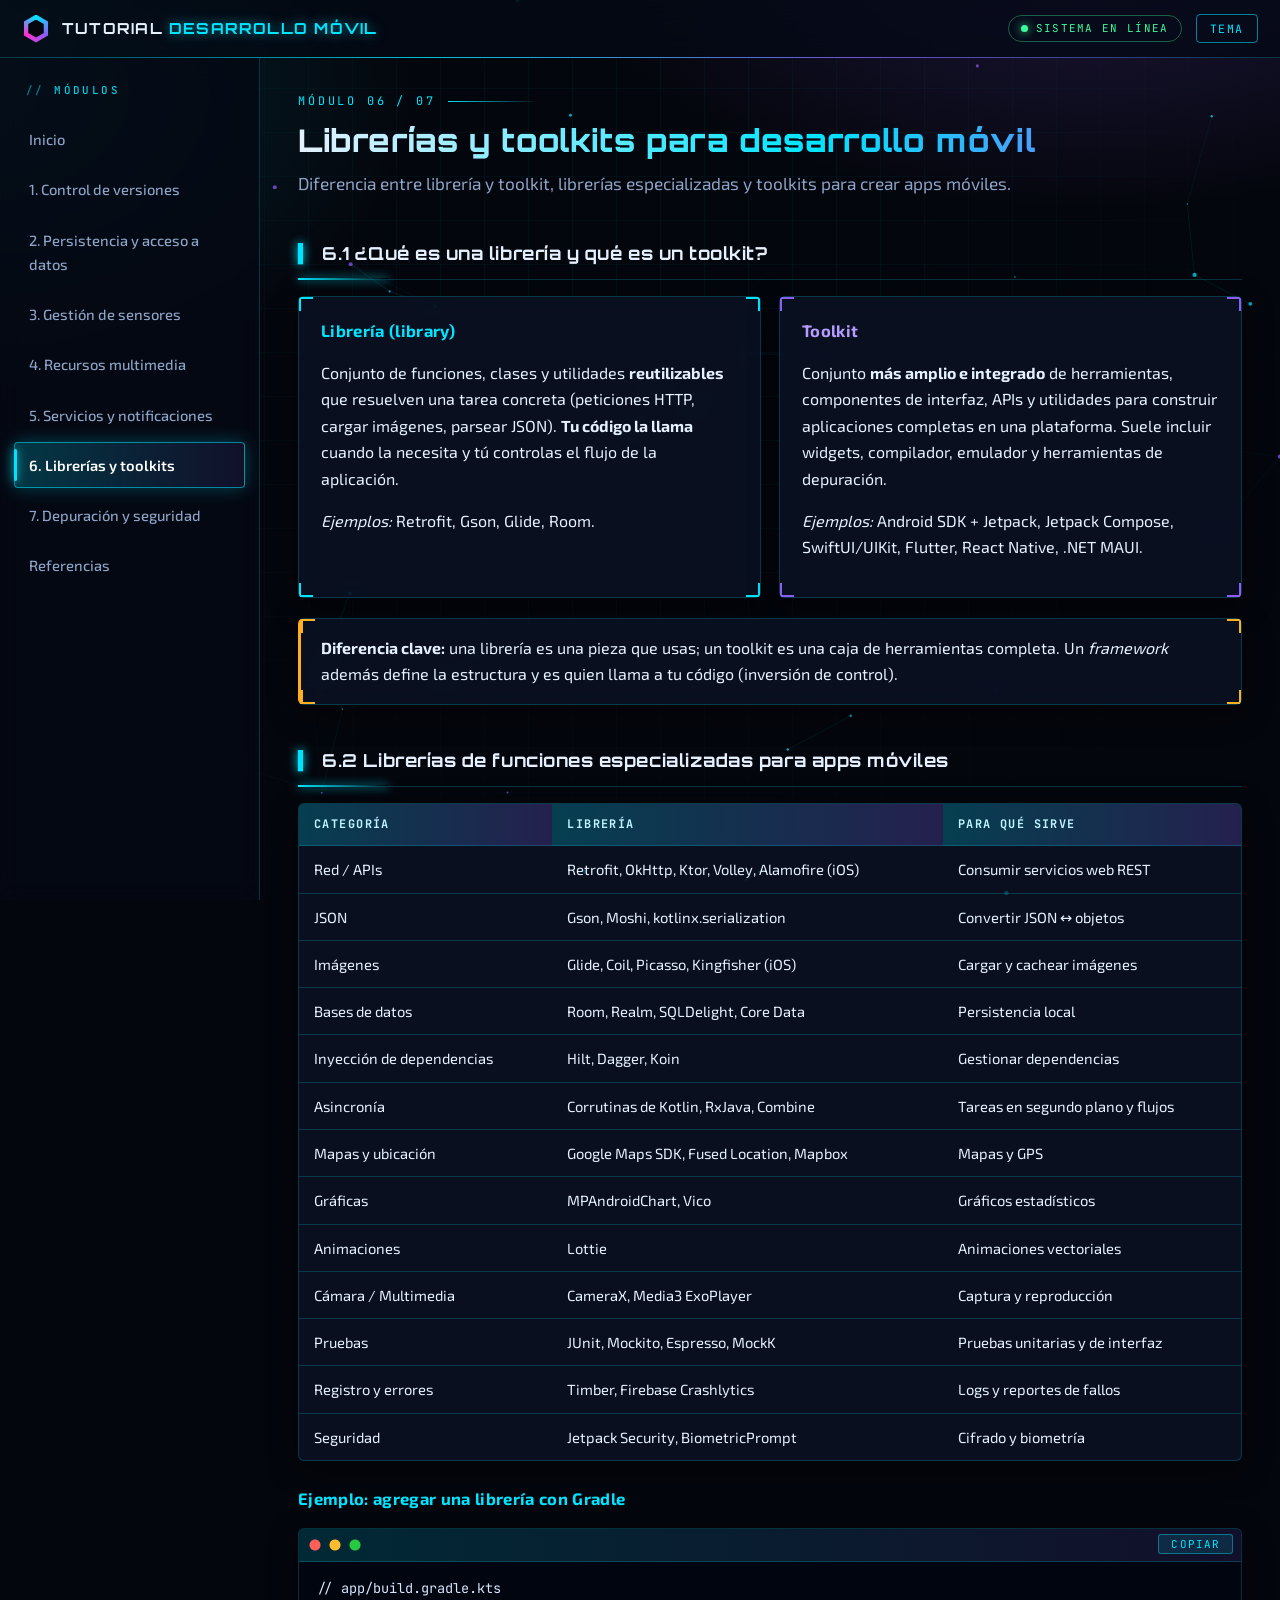
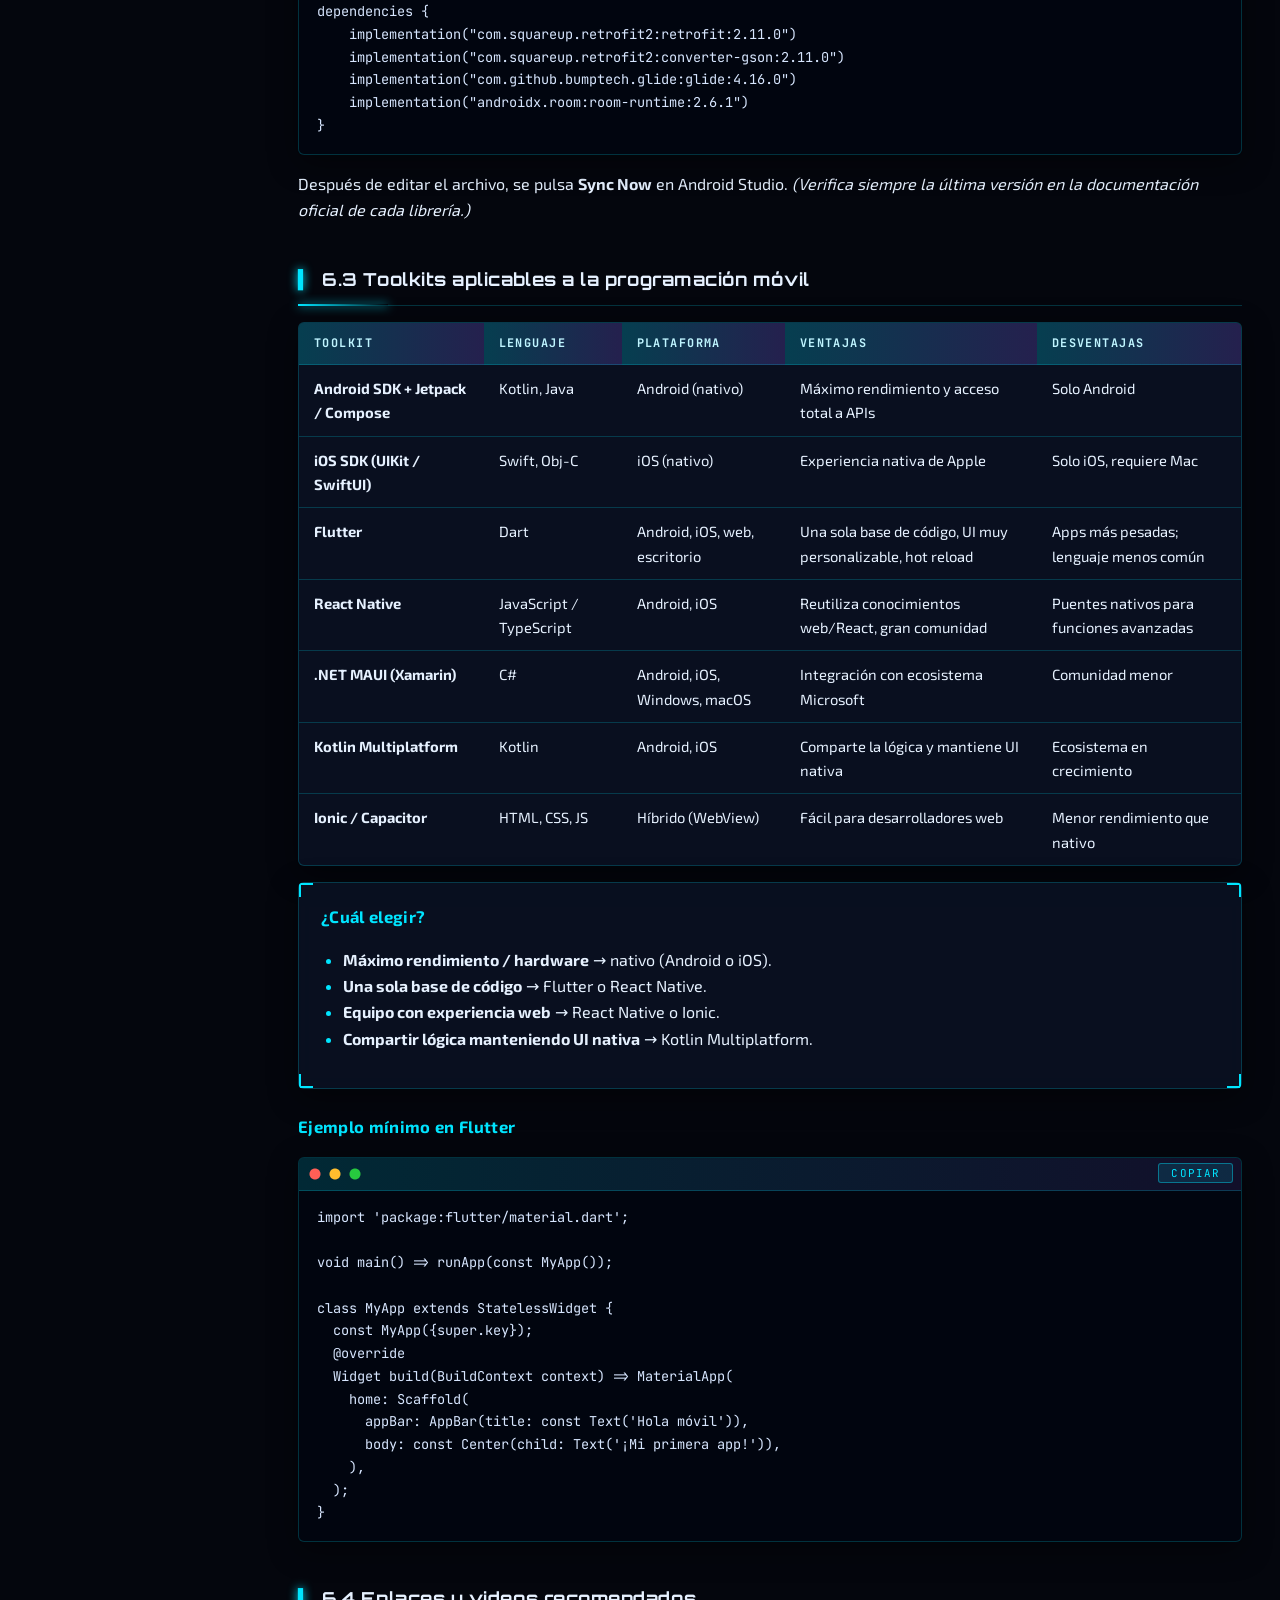
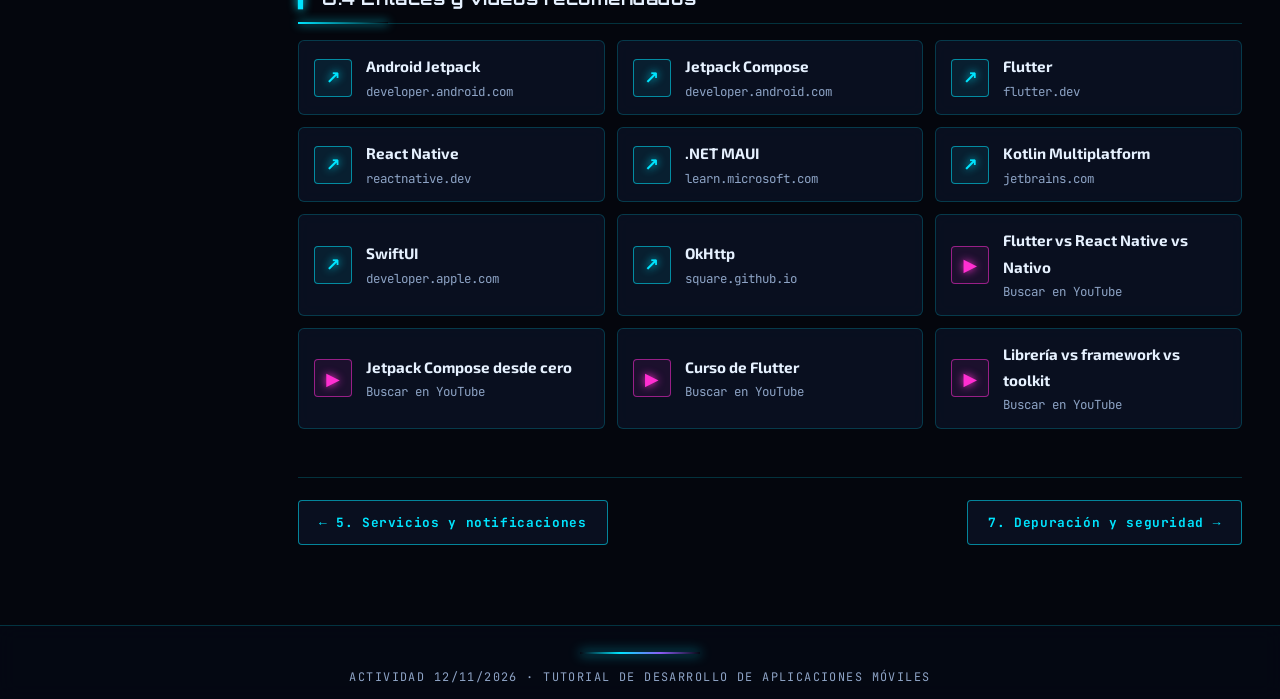
<file: pages/06-librerias-toolkits.html>
<!DOCTYPE html>
<html lang="es">
<head>
<meta charset="UTF-8">
<meta name="viewport" content="width=device-width, initial-scale=1">
<meta name="theme-color" content="#04060d">
<meta name="mobile-web-app-capable" content="yes">
<meta name="apple-mobile-web-app-capable" content="yes">
<meta name="apple-mobile-web-app-title" content="Tutorial Móvil">
<meta name="apple-mobile-web-app-status-bar-style" content="black">
<link rel="manifest" href="../manifest.webmanifest">
<link rel="icon" type="image/png" href="../icons/icon-192.png">
<link rel="apple-touch-icon" href="../icons/apple-touch-icon.png">
<title>Librerías y toolkits para desarrollo móvil · Tutorial Desarrollo Móvil</title>
<script>try{document.documentElement.setAttribute('data-theme',localStorage.getItem('theme')==='light'?'light':'dark')}catch(e){document.documentElement.setAttribute('data-theme','dark')}</script>
<link rel="stylesheet" href="../css/fonts.css">
<link rel="stylesheet" href="../css/styles.css">
</head>
<body>
<header class="topbar">
  <button class="icon-btn" id="menuBtn" aria-label="Abrir menú">&#9776;</button>
  <a class="brand" href="../index.html"><span class="logo-mark" aria-hidden="true"></span><span class="brand-text">Tutorial <span>Desarrollo Móvil</span></span></a>
  <span class="status-chip" id="netChip">Sistema en línea</span>
  <button class="icon-btn" id="installBtn" hidden>Instalar</button>
  <button class="icon-btn" id="themeBtn" aria-label="Cambiar entre modo oscuro y claro">Tema</button>
</header>
<div class="layout">
  <nav class="sidebar" id="sidebar">
    <h3>Módulos</h3>
    <a href="../index.html">Inicio</a>
    
    <a href="01-control-versiones.html">1. Control de versiones</a>
    <a href="02-persistencia-datos.html">2. Persistencia y acceso a datos</a>
    <a href="03-sensores.html">3. Gestión de sensores</a>
    <a href="04-multimedia.html">4. Recursos multimedia</a>
    <a href="05-servicios-notificaciones.html">5. Servicios y notificaciones</a>
    <a href="06-librerias-toolkits.html" class="active">6. Librerías y toolkits</a>
    <a href="07-depuracion-seguridad.html">7. Depuración y seguridad</a>
    <a href="08-referencias.html">Referencias</a>
  </nav>
  <main class="content">
    <div class="kicker">MÓDULO 06 / 07</div>
    <h1>Librerías y toolkits para desarrollo móvil</h1>
    <p class="lead">Diferencia entre librería y toolkit, librerías especializadas y toolkits para crear apps móviles.</p>
    
<h2>6.1 ¿Qué es una librería y qué es un toolkit?</h2>
<div class="grid">
<div class="card"><h3>Librería (library)</h3>
<p>Conjunto de funciones, clases y utilidades <strong>reutilizables</strong> que resuelven una tarea concreta (peticiones HTTP, cargar imágenes, parsear JSON). <strong>Tu código la llama</strong> cuando la necesita y tú controlas el flujo de la aplicación.</p>
<p><em>Ejemplos:</em> Retrofit, Gson, Glide, Room.</p></div>
<div class="card"><h3>Toolkit</h3>
<p>Conjunto <strong>más amplio e integrado</strong> de herramientas, componentes de interfaz, APIs y utilidades para construir aplicaciones completas en una plataforma. Suele incluir widgets, compilador, emulador y herramientas de depuración.</p>
<p><em>Ejemplos:</em> Android SDK + Jetpack, Jetpack Compose, SwiftUI/UIKit, Flutter, React Native, .NET MAUI.</p></div>
</div>
<div class="note"><strong>Diferencia clave:</strong> una librería es una pieza que usas; un toolkit es una caja de herramientas completa. Un <em>framework</em> además define la estructura y es quien llama a tu código (inversión de control).</div>

<h2>6.2 Librerías de funciones especializadas para apps móviles</h2>
<div class="table-wrap"><table>
<tr><th>Categoría</th><th>Librería</th><th>Para qué sirve</th></tr>
<tr><td>Red / APIs</td><td>Retrofit, OkHttp, Ktor, Volley, Alamofire (iOS)</td><td>Consumir servicios web REST</td></tr>
<tr><td>JSON</td><td>Gson, Moshi, kotlinx.serialization</td><td>Convertir JSON ↔ objetos</td></tr>
<tr><td>Imágenes</td><td>Glide, Coil, Picasso, Kingfisher (iOS)</td><td>Cargar y cachear imágenes</td></tr>
<tr><td>Bases de datos</td><td>Room, Realm, SQLDelight, Core Data</td><td>Persistencia local</td></tr>
<tr><td>Inyección de dependencias</td><td>Hilt, Dagger, Koin</td><td>Gestionar dependencias</td></tr>
<tr><td>Asincronía</td><td>Corrutinas de Kotlin, RxJava, Combine</td><td>Tareas en segundo plano y flujos</td></tr>
<tr><td>Mapas y ubicación</td><td>Google Maps SDK, Fused Location, Mapbox</td><td>Mapas y GPS</td></tr>
<tr><td>Gráficas</td><td>MPAndroidChart, Vico</td><td>Gráficos estadísticos</td></tr>
<tr><td>Animaciones</td><td>Lottie</td><td>Animaciones vectoriales</td></tr>
<tr><td>Cámara / Multimedia</td><td>CameraX, Media3 ExoPlayer</td><td>Captura y reproducción</td></tr>
<tr><td>Pruebas</td><td>JUnit, Mockito, Espresso, MockK</td><td>Pruebas unitarias y de interfaz</td></tr>
<tr><td>Registro y errores</td><td>Timber, Firebase Crashlytics</td><td>Logs y reportes de fallos</td></tr>
<tr><td>Seguridad</td><td>Jetpack Security, BiometricPrompt</td><td>Cifrado y biometría</td></tr>
</table></div>

<h3>Ejemplo: agregar una librería con Gradle</h3>
<div class="code-wrap"><pre><code class="kotlin">// app/build.gradle.kts
dependencies {
    implementation("com.squareup.retrofit2:retrofit:2.11.0")
    implementation("com.squareup.retrofit2:converter-gson:2.11.0")
    implementation("com.github.bumptech.glide:glide:4.16.0")
    implementation("androidx.room:room-runtime:2.6.1")
}</code></pre></div>
<p>Después de editar el archivo, se pulsa <strong>Sync Now</strong> en Android Studio. <em>(Verifica siempre la última versión en la documentación oficial de cada librería.)</em></p>

<h2>6.3 Toolkits aplicables a la programación móvil</h2>
<div class="table-wrap"><table>
<tr><th>Toolkit</th><th>Lenguaje</th><th>Plataforma</th><th>Ventajas</th><th>Desventajas</th></tr>
<tr><td><strong>Android SDK + Jetpack / Compose</strong></td><td>Kotlin, Java</td><td>Android (nativo)</td><td>Máximo rendimiento y acceso total a APIs</td><td>Solo Android</td></tr>
<tr><td><strong>iOS SDK (UIKit / SwiftUI)</strong></td><td>Swift, Obj-C</td><td>iOS (nativo)</td><td>Experiencia nativa de Apple</td><td>Solo iOS, requiere Mac</td></tr>
<tr><td><strong>Flutter</strong></td><td>Dart</td><td>Android, iOS, web, escritorio</td><td>Una sola base de código, UI muy personalizable, hot reload</td><td>Apps más pesadas; lenguaje menos común</td></tr>
<tr><td><strong>React Native</strong></td><td>JavaScript / TypeScript</td><td>Android, iOS</td><td>Reutiliza conocimientos web/React, gran comunidad</td><td>Puentes nativos para funciones avanzadas</td></tr>
<tr><td><strong>.NET MAUI (Xamarin)</strong></td><td>C#</td><td>Android, iOS, Windows, macOS</td><td>Integración con ecosistema Microsoft</td><td>Comunidad menor</td></tr>
<tr><td><strong>Kotlin Multiplatform</strong></td><td>Kotlin</td><td>Android, iOS</td><td>Comparte la lógica y mantiene UI nativa</td><td>Ecosistema en crecimiento</td></tr>
<tr><td><strong>Ionic / Capacitor</strong></td><td>HTML, CSS, JS</td><td>Híbrido (WebView)</td><td>Fácil para desarrolladores web</td><td>Menor rendimiento que nativo</td></tr>
</table></div>
<div class="card"><h3>¿Cuál elegir?</h3>
<ul><li><strong>Máximo rendimiento / hardware</strong> → nativo (Android o iOS).</li><li><strong>Una sola base de código</strong> → Flutter o React Native.</li><li><strong>Equipo con experiencia web</strong> → React Native o Ionic.</li><li><strong>Compartir lógica manteniendo UI nativa</strong> → Kotlin Multiplatform.</li></ul></div>

<h3>Ejemplo mínimo en Flutter</h3>
<div class="code-wrap"><pre><code class="dart">import 'package:flutter/material.dart';

void main() =&gt; runApp(const MyApp());

class MyApp extends StatelessWidget {
  const MyApp({super.key});
  @override
  Widget build(BuildContext context) =&gt; MaterialApp(
    home: Scaffold(
      appBar: AppBar(title: const Text('Hola móvil')),
      body: const Center(child: Text('¡Mi primera app!')),
    ),
  );
}</code></pre></div>

<h2>6.4 Enlaces y videos recomendados</h2>
<div class="resources"><a class="res" target="_blank" rel="noopener" href="https://developer.android.com/jetpack"><span class="ico">↗</span><span><strong>Android Jetpack</strong><small>developer.android.com</small></span></a><a class="res" target="_blank" rel="noopener" href="https://developer.android.com/compose"><span class="ico">↗</span><span><strong>Jetpack Compose</strong><small>developer.android.com</small></span></a><a class="res" target="_blank" rel="noopener" href="https://flutter.dev/"><span class="ico">↗</span><span><strong>Flutter</strong><small>flutter.dev</small></span></a><a class="res" target="_blank" rel="noopener" href="https://reactnative.dev/"><span class="ico">↗</span><span><strong>React Native</strong><small>reactnative.dev</small></span></a><a class="res" target="_blank" rel="noopener" href="https://learn.microsoft.com/dotnet/maui/"><span class="ico">↗</span><span><strong>.NET MAUI</strong><small>learn.microsoft.com</small></span></a><a class="res" target="_blank" rel="noopener" href="https://www.jetbrains.com/kotlin-multiplatform/"><span class="ico">↗</span><span><strong>Kotlin Multiplatform</strong><small>jetbrains.com</small></span></a><a class="res" target="_blank" rel="noopener" href="https://developer.apple.com/xcode/swiftui/"><span class="ico">↗</span><span><strong>SwiftUI</strong><small>developer.apple.com</small></span></a><a class="res" target="_blank" rel="noopener" href="https://square.github.io/okhttp/"><span class="ico">↗</span><span><strong>OkHttp</strong><small>square.github.io</small></span></a><a class="res yt" target="_blank" rel="noopener" href="https://www.youtube.com/results?search_query=flutter+vs+react+native+vs+kotlin+diferencias"><span class="ico">▶</span><span><strong>Flutter vs React Native vs Nativo</strong><small>Buscar en YouTube</small></span></a><a class="res yt" target="_blank" rel="noopener" href="https://www.youtube.com/results?search_query=jetpack+compose+tutorial+espa%C3%B1ol+desde+cero"><span class="ico">▶</span><span><strong>Jetpack Compose desde cero</strong><small>Buscar en YouTube</small></span></a><a class="res yt" target="_blank" rel="noopener" href="https://www.youtube.com/results?search_query=flutter+curso+completo+espa%C3%B1ol"><span class="ico">▶</span><span><strong>Curso de Flutter</strong><small>Buscar en YouTube</small></span></a><a class="res yt" target="_blank" rel="noopener" href="https://www.youtube.com/results?search_query=qu%C3%A9+es+una+librer%C3%ADa+framework+toolkit+diferencia"><span class="ico">▶</span><span><strong>Librería vs framework vs toolkit</strong><small>Buscar en YouTube</small></span></a></div>

    <div class="pager"><a href="05-servicios-notificaciones.html">← 5. Servicios y notificaciones</a><a href="07-depuracion-seguridad.html">7. Depuración y seguridad →</a></div>
  </main>
</div>
<footer>Actividad 12/11/2026 · Tutorial de desarrollo de aplicaciones móviles</footer>
<button id="toTop" aria-label="Volver arriba">↑</button>
<script src="../js/main.js"></script>
</body>
</html>
</file>
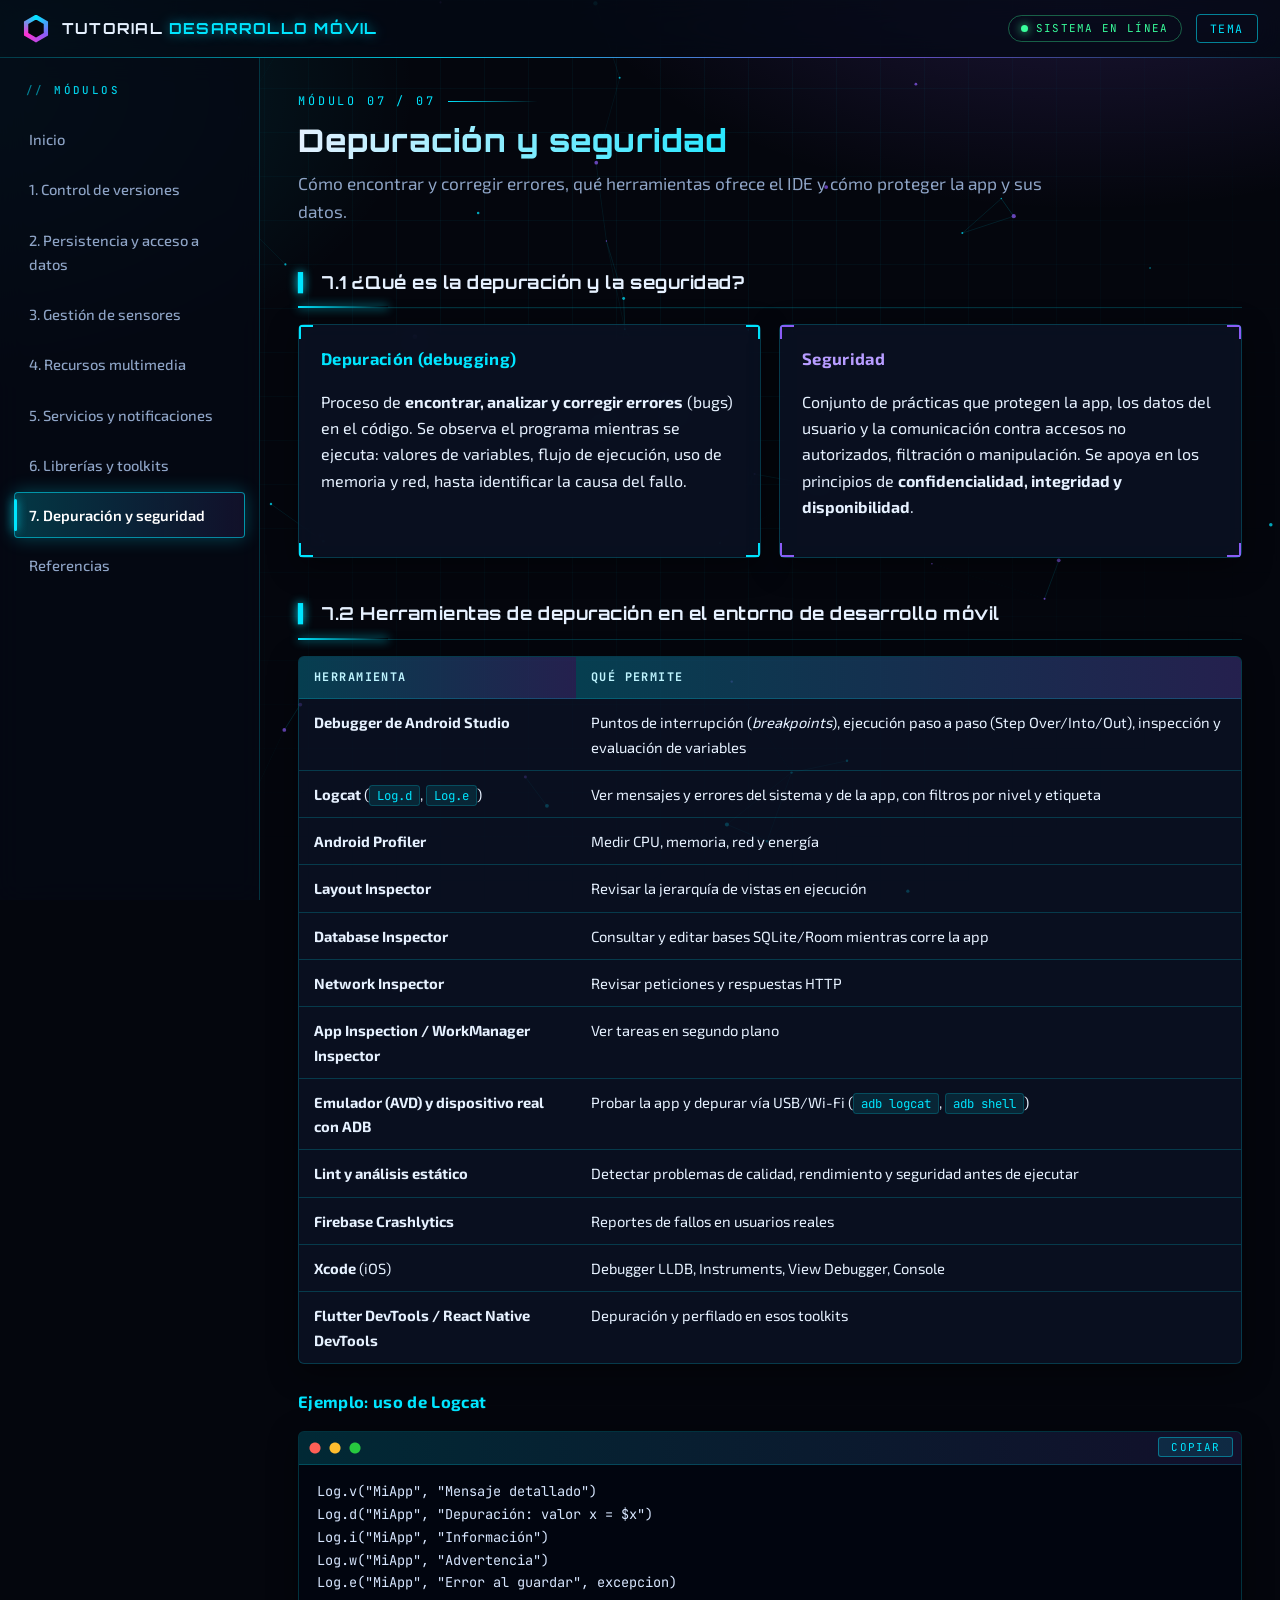
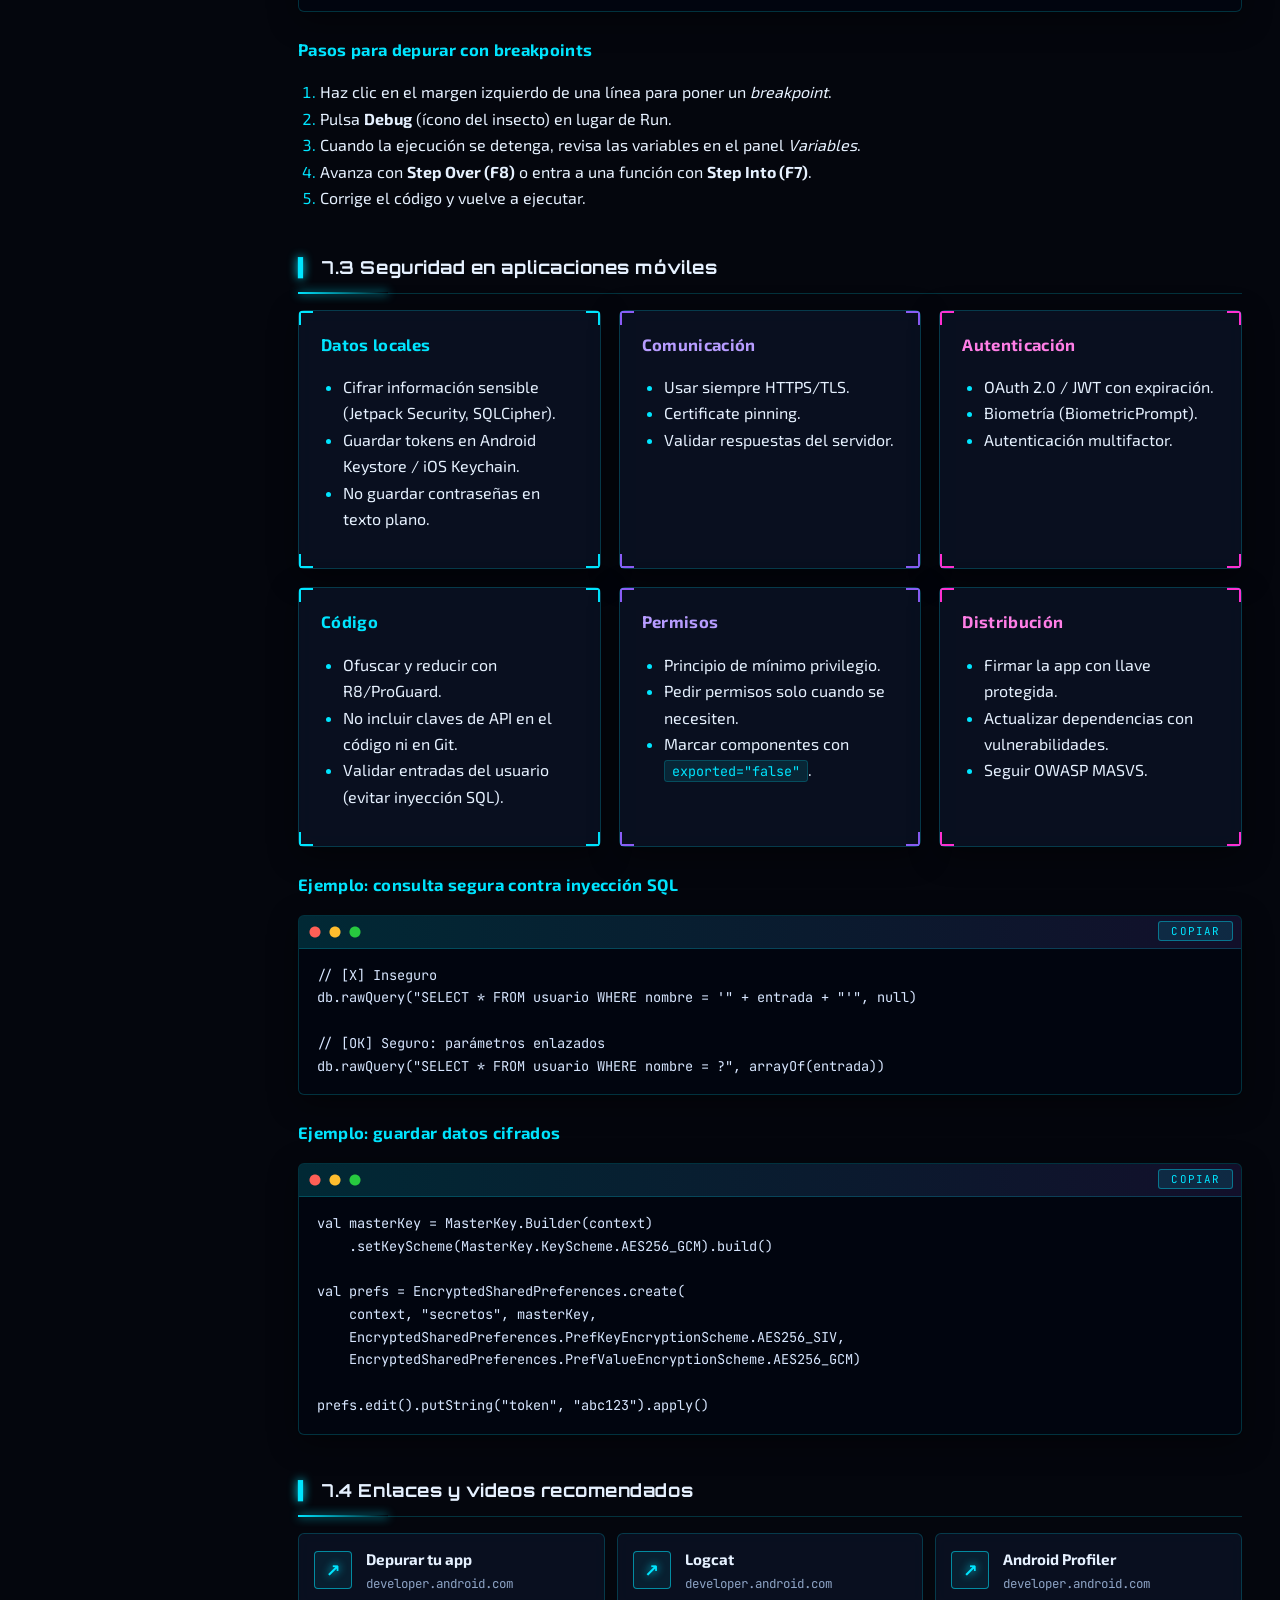
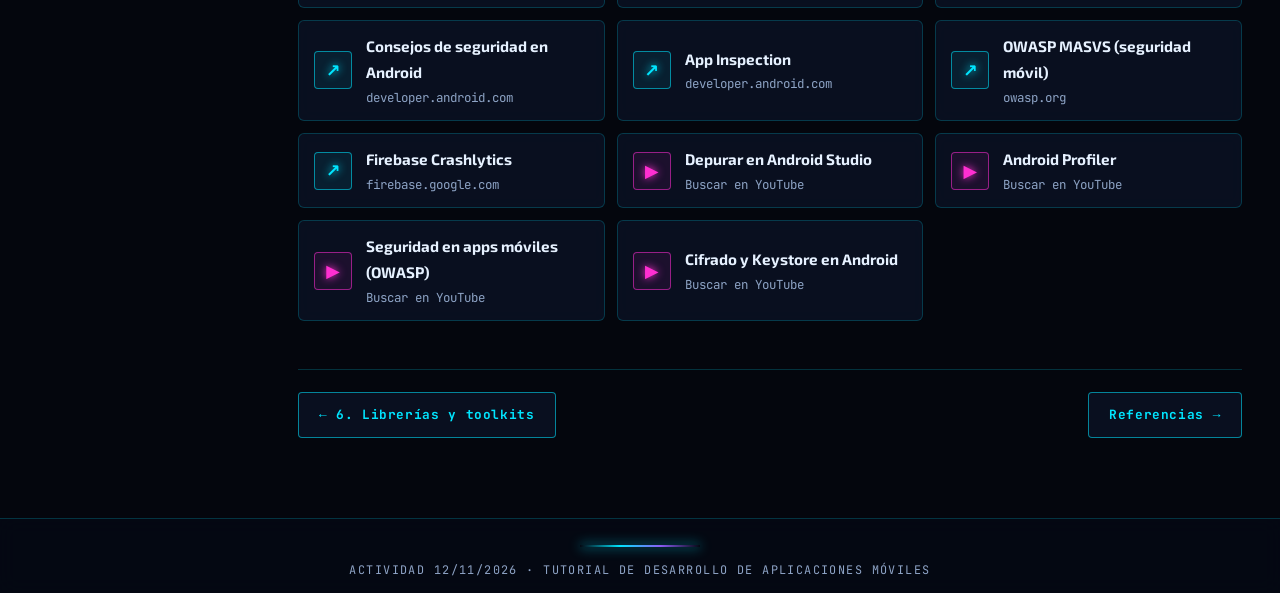
<file: pages/07-depuracion-seguridad.html>
<!DOCTYPE html>
<html lang="es">
<head>
<meta charset="UTF-8">
<meta name="viewport" content="width=device-width, initial-scale=1">
<meta name="theme-color" content="#04060d">
<meta name="mobile-web-app-capable" content="yes">
<meta name="apple-mobile-web-app-capable" content="yes">
<meta name="apple-mobile-web-app-title" content="Tutorial Móvil">
<meta name="apple-mobile-web-app-status-bar-style" content="black">
<link rel="manifest" href="../manifest.webmanifest">
<link rel="icon" type="image/png" href="../icons/icon-192.png">
<link rel="apple-touch-icon" href="../icons/apple-touch-icon.png">
<title>Depuración y seguridad · Tutorial Desarrollo Móvil</title>
<script>try{document.documentElement.setAttribute('data-theme',localStorage.getItem('theme')==='light'?'light':'dark')}catch(e){document.documentElement.setAttribute('data-theme','dark')}</script>
<link rel="stylesheet" href="../css/fonts.css">
<link rel="stylesheet" href="../css/styles.css">
</head>
<body>
<header class="topbar">
  <button class="icon-btn" id="menuBtn" aria-label="Abrir menú">&#9776;</button>
  <a class="brand" href="../index.html"><span class="logo-mark" aria-hidden="true"></span><span class="brand-text">Tutorial <span>Desarrollo Móvil</span></span></a>
  <span class="status-chip" id="netChip">Sistema en línea</span>
  <button class="icon-btn" id="installBtn" hidden>Instalar</button>
  <button class="icon-btn" id="themeBtn" aria-label="Cambiar entre modo oscuro y claro">Tema</button>
</header>
<div class="layout">
  <nav class="sidebar" id="sidebar">
    <h3>Módulos</h3>
    <a href="../index.html">Inicio</a>
    
    <a href="01-control-versiones.html">1. Control de versiones</a>
    <a href="02-persistencia-datos.html">2. Persistencia y acceso a datos</a>
    <a href="03-sensores.html">3. Gestión de sensores</a>
    <a href="04-multimedia.html">4. Recursos multimedia</a>
    <a href="05-servicios-notificaciones.html">5. Servicios y notificaciones</a>
    <a href="06-librerias-toolkits.html">6. Librerías y toolkits</a>
    <a href="07-depuracion-seguridad.html" class="active">7. Depuración y seguridad</a>
    <a href="08-referencias.html">Referencias</a>
  </nav>
  <main class="content">
    <div class="kicker">MÓDULO 07 / 07</div>
    <h1>Depuración y seguridad</h1>
    <p class="lead">Cómo encontrar y corregir errores, qué herramientas ofrece el IDE y cómo proteger la app y sus datos.</p>
    
<h2>7.1 ¿Qué es la depuración y la seguridad?</h2>
<div class="grid">
<div class="card"><h3>Depuración (debugging)</h3>
<p>Proceso de <strong>encontrar, analizar y corregir errores</strong> (bugs) en el código. Se observa el programa mientras se ejecuta: valores de variables, flujo de ejecución, uso de memoria y red, hasta identificar la causa del fallo.</p></div>
<div class="card"><h3>Seguridad</h3>
<p>Conjunto de prácticas que protegen la app, los datos del usuario y la comunicación contra accesos no autorizados, filtración o manipulación. Se apoya en los principios de <strong>confidencialidad, integridad y disponibilidad</strong>.</p></div>
</div>

<h2>7.2 Herramientas de depuración en el entorno de desarrollo móvil</h2>
<div class="table-wrap"><table>
<tr><th>Herramienta</th><th>Qué permite</th></tr>
<tr><td><strong>Debugger de Android Studio</strong></td><td>Puntos de interrupción (<em>breakpoints</em>), ejecución paso a paso (Step Over/Into/Out), inspección y evaluación de variables</td></tr>
<tr><td><strong>Logcat</strong> (<code>Log.d</code>, <code>Log.e</code>)</td><td>Ver mensajes y errores del sistema y de la app, con filtros por nivel y etiqueta</td></tr>
<tr><td><strong>Android Profiler</strong></td><td>Medir CPU, memoria, red y energía</td></tr>
<tr><td><strong>Layout Inspector</strong></td><td>Revisar la jerarquía de vistas en ejecución</td></tr>
<tr><td><strong>Database Inspector</strong></td><td>Consultar y editar bases SQLite/Room mientras corre la app</td></tr>
<tr><td><strong>Network Inspector</strong></td><td>Revisar peticiones y respuestas HTTP</td></tr>
<tr><td><strong>App Inspection / WorkManager Inspector</strong></td><td>Ver tareas en segundo plano</td></tr>
<tr><td><strong>Emulador (AVD) y dispositivo real con ADB</strong></td><td>Probar la app y depurar vía USB/Wi-Fi (<code>adb logcat</code>, <code>adb shell</code>)</td></tr>
<tr><td><strong>Lint y análisis estático</strong></td><td>Detectar problemas de calidad, rendimiento y seguridad antes de ejecutar</td></tr>
<tr><td><strong>Firebase Crashlytics</strong></td><td>Reportes de fallos en usuarios reales</td></tr>
<tr><td><strong>Xcode</strong> (iOS)</td><td>Debugger LLDB, Instruments, View Debugger, Console</td></tr>
<tr><td><strong>Flutter DevTools / React Native DevTools</strong></td><td>Depuración y perfilado en esos toolkits</td></tr>
</table></div>

<h3>Ejemplo: uso de Logcat</h3>
<div class="code-wrap"><pre><code class="kotlin">Log.v("MiApp", "Mensaje detallado")
Log.d("MiApp", "Depuración: valor x = $x")
Log.i("MiApp", "Información")
Log.w("MiApp", "Advertencia")
Log.e("MiApp", "Error al guardar", excepcion)</code></pre></div>

<h3>Pasos para depurar con breakpoints</h3>
<ol>
<li>Haz clic en el margen izquierdo de una línea para poner un <em>breakpoint</em>.</li>
<li>Pulsa <strong>Debug</strong> (ícono del insecto) en lugar de Run.</li>
<li>Cuando la ejecución se detenga, revisa las variables en el panel <em>Variables</em>.</li>
<li>Avanza con <strong>Step Over (F8)</strong> o entra a una función con <strong>Step Into (F7)</strong>.</li>
<li>Corrige el código y vuelve a ejecutar.</li>
</ol>

<h2>7.3 Seguridad en aplicaciones móviles</h2>
<div class="grid">
<div class="card"><h3>Datos locales</h3><ul><li>Cifrar información sensible (Jetpack Security, SQLCipher).</li><li>Guardar tokens en Android Keystore / iOS Keychain.</li><li>No guardar contraseñas en texto plano.</li></ul></div>
<div class="card"><h3>Comunicación</h3><ul><li>Usar siempre HTTPS/TLS.</li><li>Certificate pinning.</li><li>Validar respuestas del servidor.</li></ul></div>
<div class="card"><h3>Autenticación</h3><ul><li>OAuth 2.0 / JWT con expiración.</li><li>Biometría (BiometricPrompt).</li><li>Autenticación multifactor.</li></ul></div>
<div class="card"><h3>Código</h3><ul><li>Ofuscar y reducir con R8/ProGuard.</li><li>No incluir claves de API en el código ni en Git.</li><li>Validar entradas del usuario (evitar inyección SQL).</li></ul></div>
<div class="card"><h3>Permisos</h3><ul><li>Principio de mínimo privilegio.</li><li>Pedir permisos solo cuando se necesiten.</li><li>Marcar componentes con <code>exported="false"</code>.</li></ul></div>
<div class="card"><h3>Distribución</h3><ul><li>Firmar la app con llave protegida.</li><li>Actualizar dependencias con vulnerabilidades.</li><li>Seguir OWASP MASVS.</li></ul></div>
</div>

<h3>Ejemplo: consulta segura contra inyección SQL</h3>
<div class="code-wrap"><pre><code class="kotlin">// [X] Inseguro
db.rawQuery("SELECT * FROM usuario WHERE nombre = '" + entrada + "'", null)

// [OK] Seguro: parámetros enlazados
db.rawQuery("SELECT * FROM usuario WHERE nombre = ?", arrayOf(entrada))</code></pre></div>

<h3>Ejemplo: guardar datos cifrados</h3>
<div class="code-wrap"><pre><code class="kotlin">val masterKey = MasterKey.Builder(context)
    .setKeyScheme(MasterKey.KeyScheme.AES256_GCM).build()

val prefs = EncryptedSharedPreferences.create(
    context, "secretos", masterKey,
    EncryptedSharedPreferences.PrefKeyEncryptionScheme.AES256_SIV,
    EncryptedSharedPreferences.PrefValueEncryptionScheme.AES256_GCM)

prefs.edit().putString("token", "abc123").apply()</code></pre></div>

<h2>7.4 Enlaces y videos recomendados</h2>
<div class="resources"><a class="res" target="_blank" rel="noopener" href="https://developer.android.com/studio/debug"><span class="ico">↗</span><span><strong>Depurar tu app</strong><small>developer.android.com</small></span></a><a class="res" target="_blank" rel="noopener" href="https://developer.android.com/studio/debug/logcat"><span class="ico">↗</span><span><strong>Logcat</strong><small>developer.android.com</small></span></a><a class="res" target="_blank" rel="noopener" href="https://developer.android.com/studio/profile"><span class="ico">↗</span><span><strong>Android Profiler</strong><small>developer.android.com</small></span></a><a class="res" target="_blank" rel="noopener" href="https://developer.android.com/privacy-and-security/security-tips"><span class="ico">↗</span><span><strong>Consejos de seguridad en Android</strong><small>developer.android.com</small></span></a><a class="res" target="_blank" rel="noopener" href="https://developer.android.com/studio/debug/app-inspector"><span class="ico">↗</span><span><strong>App Inspection</strong><small>developer.android.com</small></span></a><a class="res" target="_blank" rel="noopener" href="https://mas.owasp.org/MASVS/"><span class="ico">↗</span><span><strong>OWASP MASVS (seguridad móvil)</strong><small>owasp.org</small></span></a><a class="res" target="_blank" rel="noopener" href="https://firebase.google.com/docs/crashlytics"><span class="ico">↗</span><span><strong>Firebase Crashlytics</strong><small>firebase.google.com</small></span></a><a class="res yt" target="_blank" rel="noopener" href="https://www.youtube.com/results?search_query=depurar+android+studio+breakpoints+logcat+tutorial+espa%C3%B1ol"><span class="ico">▶</span><span><strong>Depurar en Android Studio</strong><small>Buscar en YouTube</small></span></a><a class="res yt" target="_blank" rel="noopener" href="https://www.youtube.com/results?search_query=android+profiler+memoria+cpu+tutorial"><span class="ico">▶</span><span><strong>Android Profiler</strong><small>Buscar en YouTube</small></span></a><a class="res yt" target="_blank" rel="noopener" href="https://www.youtube.com/results?search_query=seguridad+apps+m%C3%B3viles+owasp+mobile+top+10+espa%C3%B1ol"><span class="ico">▶</span><span><strong>Seguridad en apps móviles (OWASP)</strong><small>Buscar en YouTube</small></span></a><a class="res yt" target="_blank" rel="noopener" href="https://www.youtube.com/results?search_query=encryptedsharedpreferences+keystore+android+tutorial"><span class="ico">▶</span><span><strong>Cifrado y Keystore en Android</strong><small>Buscar en YouTube</small></span></a></div>

    <div class="pager"><a href="06-librerias-toolkits.html">← 6. Librerías y toolkits</a><a href="08-referencias.html">Referencias →</a></div>
  </main>
</div>
<footer>Actividad 12/11/2026 · Tutorial de desarrollo de aplicaciones móviles</footer>
<button id="toTop" aria-label="Volver arriba">↑</button>
<script src="../js/main.js"></script>
</body>
</html>
</file>
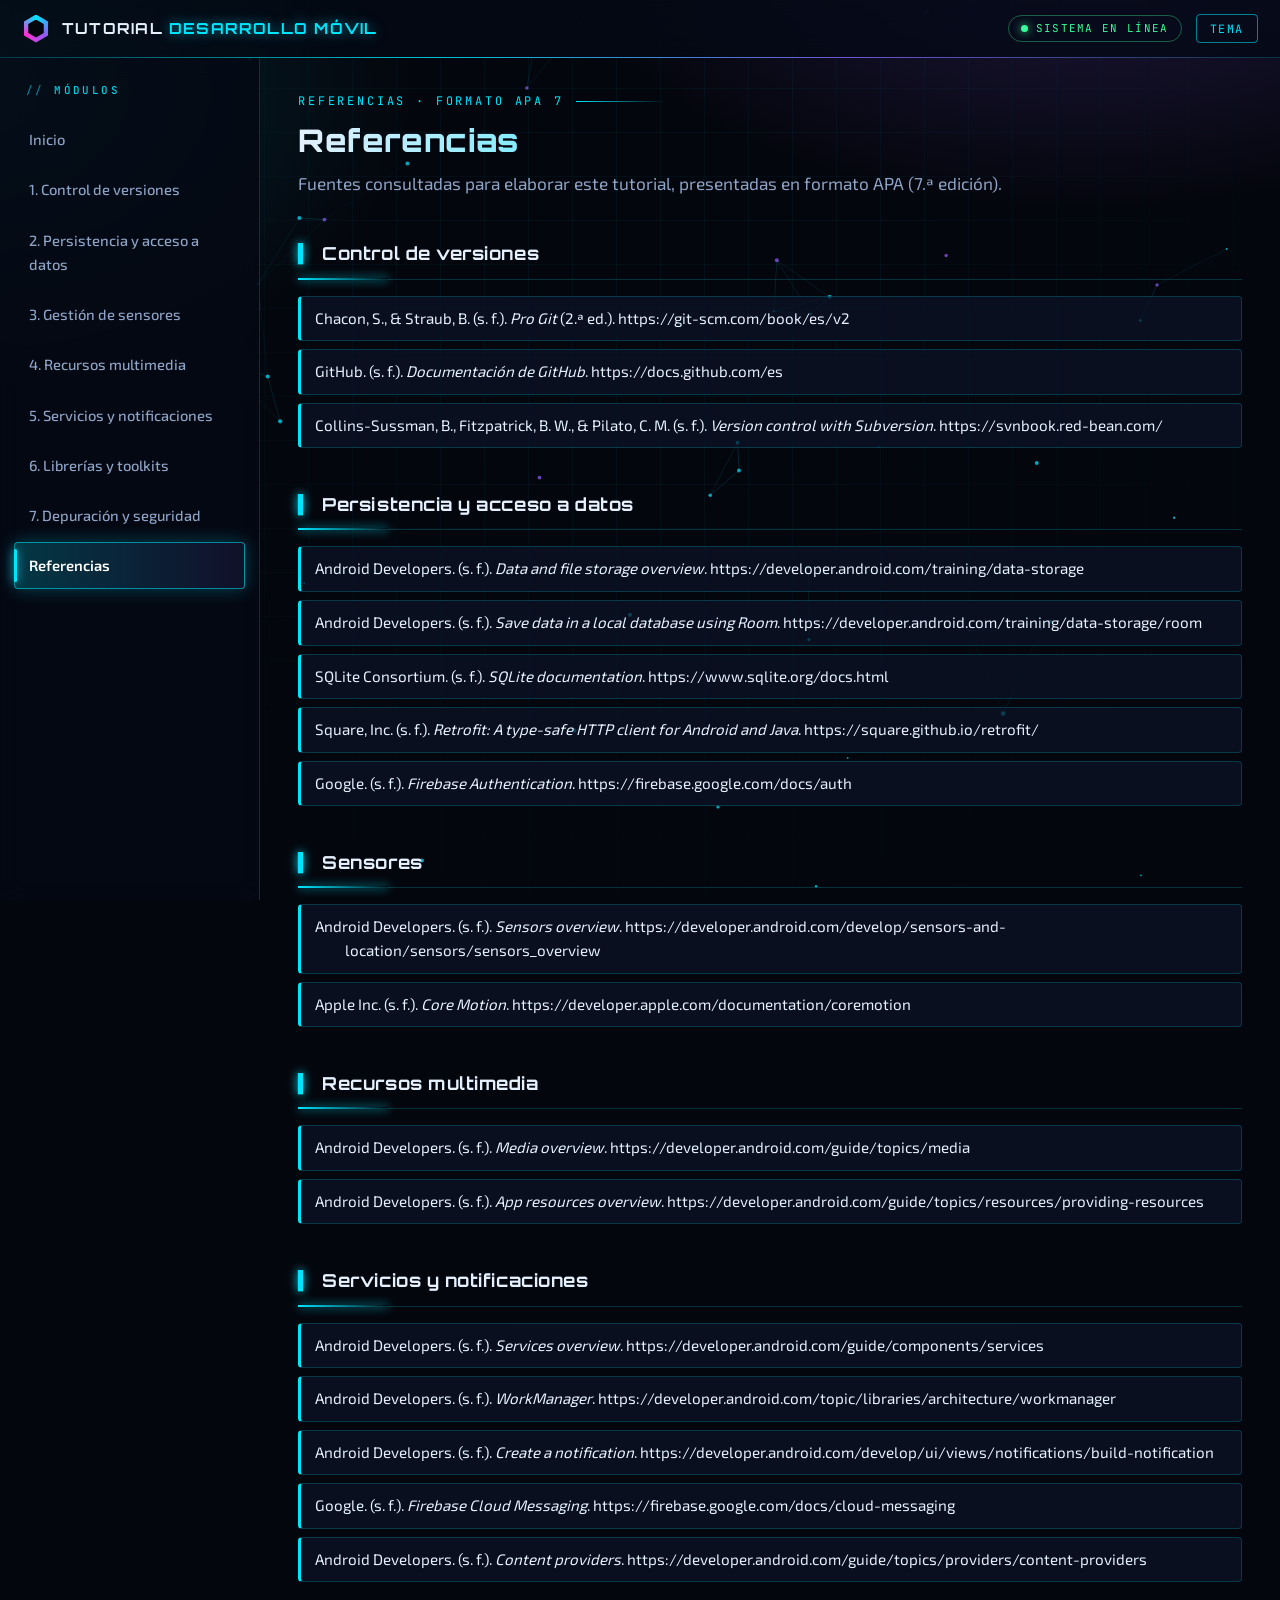
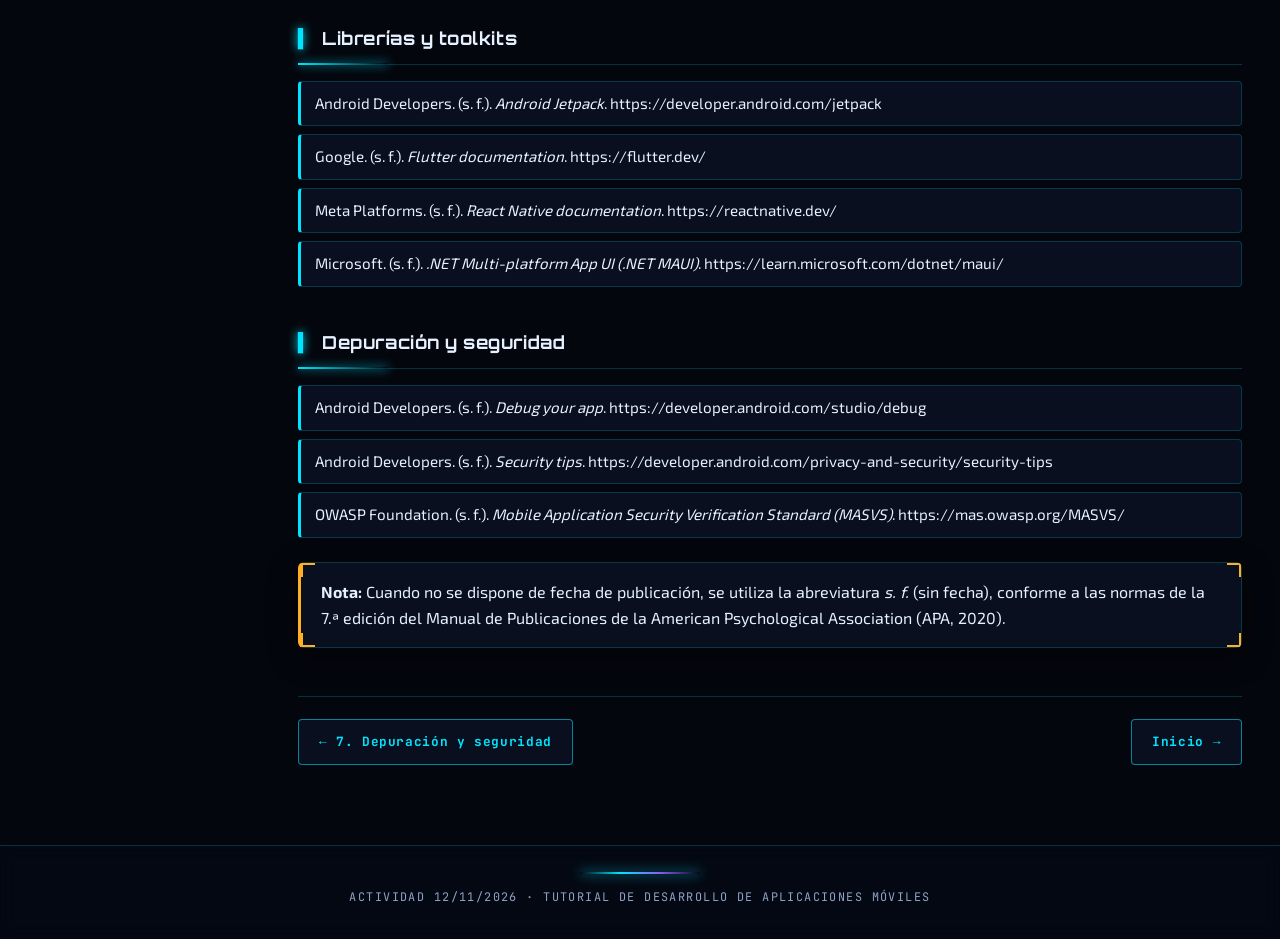
<file: pages/08-referencias.html>
<!DOCTYPE html>
<html lang="es">
<head>
<meta charset="UTF-8">
<meta name="viewport" content="width=device-width, initial-scale=1">
<meta name="theme-color" content="#04060d">
<meta name="mobile-web-app-capable" content="yes">
<meta name="apple-mobile-web-app-capable" content="yes">
<meta name="apple-mobile-web-app-title" content="Tutorial Móvil">
<meta name="apple-mobile-web-app-status-bar-style" content="black">
<link rel="manifest" href="../manifest.webmanifest">
<link rel="icon" type="image/png" href="../icons/icon-192.png">
<link rel="apple-touch-icon" href="../icons/apple-touch-icon.png">
<title>Referencias · Tutorial Desarrollo Móvil</title>
<script>try{document.documentElement.setAttribute('data-theme',localStorage.getItem('theme')==='light'?'light':'dark')}catch(e){document.documentElement.setAttribute('data-theme','dark')}</script>
<link rel="stylesheet" href="../css/fonts.css">
<link rel="stylesheet" href="../css/styles.css">
</head>
<body>
<header class="topbar">
  <button class="icon-btn" id="menuBtn" aria-label="Abrir menú">&#9776;</button>
  <a class="brand" href="../index.html"><span class="logo-mark" aria-hidden="true"></span><span class="brand-text">Tutorial <span>Desarrollo Móvil</span></span></a>
  <span class="status-chip" id="netChip">Sistema en línea</span>
  <button class="icon-btn" id="installBtn" hidden>Instalar</button>
  <button class="icon-btn" id="themeBtn" aria-label="Cambiar entre modo oscuro y claro">Tema</button>
</header>
<div class="layout">
  <nav class="sidebar" id="sidebar">
    <h3>Módulos</h3>
    <a href="../index.html">Inicio</a>
    <a href="01-control-versiones.html">1. Control de versiones</a>
    <a href="02-persistencia-datos.html">2. Persistencia y acceso a datos</a>
    <a href="03-sensores.html">3. Gestión de sensores</a>
    <a href="04-multimedia.html">4. Recursos multimedia</a>
    <a href="05-servicios-notificaciones.html">5. Servicios y notificaciones</a>
    <a href="06-librerias-toolkits.html">6. Librerías y toolkits</a>
    <a href="07-depuracion-seguridad.html">7. Depuración y seguridad</a>
    <a href="08-referencias.html" class="active">Referencias</a>
  </nav>
  <main class="content">
    <div class="kicker">REFERENCIAS · FORMATO APA 7</div>
    <h1>Referencias</h1>
    <p class="lead">Fuentes consultadas para elaborar este tutorial, presentadas en formato APA (7.ª edición).</p>

    <h2>Control de versiones</h2>
    <ul class="apa-list">
      <li>Chacon, S., &amp; Straub, B. (s. f.). <em>Pro Git</em> (2.ª ed.). https://git-scm.com/book/es/v2</li>
      <li>GitHub. (s. f.). <em>Documentación de GitHub</em>. https://docs.github.com/es</li>
      <li>Collins-Sussman, B., Fitzpatrick, B. W., &amp; Pilato, C. M. (s. f.). <em>Version control with Subversion</em>. https://svnbook.red-bean.com/</li>
    </ul>

    <h2>Persistencia y acceso a datos</h2>
    <ul class="apa-list">
      <li>Android Developers. (s. f.). <em>Data and file storage overview</em>. https://developer.android.com/training/data-storage</li>
      <li>Android Developers. (s. f.). <em>Save data in a local database using Room</em>. https://developer.android.com/training/data-storage/room</li>
      <li>SQLite Consortium. (s. f.). <em>SQLite documentation</em>. https://www.sqlite.org/docs.html</li>
      <li>Square, Inc. (s. f.). <em>Retrofit: A type-safe HTTP client for Android and Java</em>. https://square.github.io/retrofit/</li>
      <li>Google. (s. f.). <em>Firebase Authentication</em>. https://firebase.google.com/docs/auth</li>
    </ul>

    <h2>Sensores</h2>
    <ul class="apa-list">
      <li>Android Developers. (s. f.). <em>Sensors overview</em>. https://developer.android.com/develop/sensors-and-location/sensors/sensors_overview</li>
      <li>Apple Inc. (s. f.). <em>Core Motion</em>. https://developer.apple.com/documentation/coremotion</li>
    </ul>

    <h2>Recursos multimedia</h2>
    <ul class="apa-list">
      <li>Android Developers. (s. f.). <em>Media overview</em>. https://developer.android.com/guide/topics/media</li>
      <li>Android Developers. (s. f.). <em>App resources overview</em>. https://developer.android.com/guide/topics/resources/providing-resources</li>
    </ul>

    <h2>Servicios y notificaciones</h2>
    <ul class="apa-list">
      <li>Android Developers. (s. f.). <em>Services overview</em>. https://developer.android.com/guide/components/services</li>
      <li>Android Developers. (s. f.). <em>WorkManager</em>. https://developer.android.com/topic/libraries/architecture/workmanager</li>
      <li>Android Developers. (s. f.). <em>Create a notification</em>. https://developer.android.com/develop/ui/views/notifications/build-notification</li>
      <li>Google. (s. f.). <em>Firebase Cloud Messaging</em>. https://firebase.google.com/docs/cloud-messaging</li>
      <li>Android Developers. (s. f.). <em>Content providers</em>. https://developer.android.com/guide/topics/providers/content-providers</li>
    </ul>

    <h2>Librerías y toolkits</h2>
    <ul class="apa-list">
      <li>Android Developers. (s. f.). <em>Android Jetpack</em>. https://developer.android.com/jetpack</li>
      <li>Google. (s. f.). <em>Flutter documentation</em>. https://flutter.dev/</li>
      <li>Meta Platforms. (s. f.). <em>React Native documentation</em>. https://reactnative.dev/</li>
      <li>Microsoft. (s. f.). <em>.NET Multi-platform App UI (.NET MAUI)</em>. https://learn.microsoft.com/dotnet/maui/</li>
    </ul>

    <h2>Depuración y seguridad</h2>
    <ul class="apa-list">
      <li>Android Developers. (s. f.). <em>Debug your app</em>. https://developer.android.com/studio/debug</li>
      <li>Android Developers. (s. f.). <em>Security tips</em>. https://developer.android.com/privacy-and-security/security-tips</li>
      <li>OWASP Foundation. (s. f.). <em>Mobile Application Security Verification Standard (MASVS)</em>. https://mas.owasp.org/MASVS/</li>
    </ul>

    <div class="note">
      <strong>Nota:</strong> Cuando no se dispone de fecha de publicación, se utiliza la abreviatura <em>s. f.</em> (sin fecha), conforme a las normas de la 7.ª edición del Manual de Publicaciones de la American Psychological Association (APA, 2020).
    </div>

    <div class="pager">
      <a href="07-depuracion-seguridad.html">← 7. Depuración y seguridad</a>
      <a href="../index.html">Inicio →</a>
    </div>
  </main>
</div>
<footer>Actividad 12/11/2026 · Tutorial de desarrollo de aplicaciones móviles</footer>
<button id="toTop" aria-label="Volver arriba">↑</button>
<script src="../js/main.js"></script>
</body>
</html>
</file>
<file: css/fonts.css>
/* Fuentes alojadas localmente (funcionan sin internet). Subconjunto latino: incluye acentos, ñ, ¿ y ¡. */
@font-face { font-family: "Orbitron"; font-style: normal; font-weight: 500; font-display: swap; src: url("../fonts/orbitron-latin-500-normal.woff2") format("woff2"); }
@font-face { font-family: "Orbitron"; font-style: normal; font-weight: 700; font-display: swap; src: url("../fonts/orbitron-latin-700-normal.woff2") format("woff2"); }
@font-face { font-family: "Orbitron"; font-style: normal; font-weight: 800; font-display: swap; src: url("../fonts/orbitron-latin-800-normal.woff2") format("woff2"); }
@font-face { font-family: "Exo 2"; font-style: normal; font-weight: 400; font-display: swap; src: url("../fonts/exo-2-latin-400-normal.woff2") format("woff2"); }
@font-face { font-family: "Exo 2"; font-style: normal; font-weight: 500; font-display: swap; src: url("../fonts/exo-2-latin-500-normal.woff2") format("woff2"); }
@font-face { font-family: "Exo 2"; font-style: normal; font-weight: 600; font-display: swap; src: url("../fonts/exo-2-latin-600-normal.woff2") format("woff2"); }
@font-face { font-family: "Exo 2"; font-style: normal; font-weight: 700; font-display: swap; src: url("../fonts/exo-2-latin-700-normal.woff2") format("woff2"); }
@font-face { font-family: "JetBrains Mono"; font-style: normal; font-weight: 400; font-display: swap; src: url("../fonts/jetbrains-mono-latin-400-normal.woff2") format("woff2"); }
@font-face { font-family: "JetBrains Mono"; font-style: normal; font-weight: 500; font-display: swap; src: url("../fonts/jetbrains-mono-latin-500-normal.woff2") format("woff2"); }
@font-face { font-family: "JetBrains Mono"; font-style: normal; font-weight: 700; font-display: swap; src: url("../fonts/jetbrains-mono-latin-700-normal.woff2") format("woff2"); }
</file>
<file: css/styles.css>
/* =========================================================
   Tutorial Desarrollo Móvil · tema FUTURISTA / TECNOLÓGICO
   Neón cian + violeta, paneles de vidrio, detalles tipo HUD.
   Modo oscuro por defecto; modo claro disponible (botón TEMA).
   ========================================================= */

/* ===== Variables ===== */
:root {
  --font-display: "Orbitron", "Segoe UI", system-ui, sans-serif;
  --font-body: "Exo 2", "Segoe UI", system-ui, -apple-system, Roboto, "Helvetica Neue", Arial, sans-serif;
  --font-mono: "JetBrains Mono", ui-monospace, "Cascadia Code", Consolas, monospace;

  --cyan: #00e5ff;
  --violet: #8b5cf6;
  --magenta: #ff2fd1;
  --green: #39ff9c;
  --amber: #ffb020;

  --bg: #04060d;
  --bg-2: #0a1020;
  --surface: rgba(12, 20, 40, .72);
  --surface-solid: #0c1428;
  --text: #e6f1ff;
  --muted: #8ea4c6;
  --border: rgba(0, 229, 255, .20);
  --border-strong: rgba(0, 229, 255, .55);
  --grid-line: rgba(0, 229, 255, .045);
  --glow: 0 0 18px rgba(0, 229, 255, .28);
  --glow-strong: 0 0 26px rgba(0, 229, 255, .5), 0 0 60px rgba(139, 92, 246, .25);
  --shadow: 0 8px 30px rgba(0, 0, 0, .45);

  --accent: var(--cyan);
  --accent-2: var(--violet);
  --link: #5fd8ff;
  --code-bg: rgba(2, 6, 16, .92);
  --code-text: #d7e6ff;
  --th-bg: linear-gradient(90deg, rgba(0, 229, 255, .22), rgba(139, 92, 246, .22));
  --th-text: #bff5ff;
  --ok-bg: rgba(57, 255, 156, .12);
  --bad-bg: rgba(255, 47, 209, .12);
  --sidebar-bg: rgba(5, 9, 20, .82);
  --topbar-bg: rgba(5, 9, 20, .78);

  --radius: 6px;
  --radius-sm: 4px;
  --sidebar-w: 260px;
  --topbar-h: 58px;
}

[data-theme="light"] {
  --bg: #e9f1fb;
  --bg-2: #f6faff;
  --surface: rgba(255, 255, 255, .82);
  --surface-solid: #ffffff;
  --text: #0a1830;
  --muted: #4b6283;
  --border: rgba(0, 110, 200, .25);
  --border-strong: rgba(0, 110, 200, .6);
  --grid-line: rgba(0, 110, 200, .07);
  --glow: 0 0 14px rgba(0, 119, 200, .18);
  --glow-strong: 0 0 22px rgba(0, 119, 200, .3), 0 0 40px rgba(109, 63, 224, .15);
  --shadow: 0 8px 26px rgba(20, 50, 100, .13);

  --cyan: #0077c8;
  --violet: #6d3fe0;
  --magenta: #c4189f;
  --green: #0a8f55;
  --amber: #b86e00;
  --link: #0062a8;
  --code-bg: #0b1730;
  --code-text: #d7e6ff;
  --th-bg: linear-gradient(90deg, rgba(0, 119, 200, .16), rgba(109, 63, 224, .16));
  --th-text: #08305e;
  --ok-bg: rgba(10, 143, 85, .12);
  --bad-bg: rgba(196, 24, 159, .1);
  --sidebar-bg: rgba(255, 255, 255, .82);
  --topbar-bg: rgba(255, 255, 255, .82);
}

/* ===== Base ===== */
* { box-sizing: border-box; }
html { scroll-behavior: smooth; overflow-x: hidden; max-width: 100%; }
body {
  margin: 0;
  font-family: var(--font-body);
  font-size: 16px;
  line-height: 1.65;
  color: var(--text);
  background:
    radial-gradient(900px 500px at 85% -10%, rgba(139, 92, 246, .22), transparent 60%),
    radial-gradient(800px 500px at -5% 10%, rgba(0, 229, 255, .16), transparent 60%),
    var(--bg);
  background-attachment: fixed;
  -webkit-font-smoothing: antialiased;
  overflow-x: hidden;
}
/* rejilla tecnológica */
body::before {
  content: "";
  position: fixed; inset: 0; z-index: 0; pointer-events: none;
  background-image:
    linear-gradient(var(--grid-line) 1px, transparent 1px),
    linear-gradient(90deg, var(--grid-line) 1px, transparent 1px);
  background-size: 44px 44px;
  mask-image: radial-gradient(ellipse at 50% 30%, #000 25%, transparent 80%);
  -webkit-mask-image: radial-gradient(ellipse at 50% 30%, #000 25%, transparent 80%);
}
#fx { position: fixed; inset: 0; width: 100%; height: 100%; z-index: 0; pointer-events: none; opacity: .85; }
.topbar, .layout, footer, #toTop { position: relative; z-index: 2; }
.topbar { position: sticky; }

a { color: var(--link); text-decoration: none; }
a:hover { text-decoration: underline; text-decoration-color: var(--cyan); text-underline-offset: 3px; }
img { max-width: 100%; }
::selection { background: var(--cyan); color: #00131a; }
::-webkit-scrollbar { width: 10px; height: 10px; }
::-webkit-scrollbar-track { background: transparent; }
::-webkit-scrollbar-thumb { background: linear-gradient(var(--cyan), var(--violet)); border-radius: 10px; border: 2px solid transparent; background-clip: padding-box; }

/* barra de progreso de lectura (la crea el JS) */
#progress { position: fixed; top: 0; left: 0; height: 3px; width: 0; z-index: 100; background: linear-gradient(90deg, var(--cyan), var(--violet), var(--magenta)); box-shadow: 0 0 12px var(--cyan); }

/* ===== Topbar ===== */
.topbar {
  top: 0; z-index: 50;
  display: flex; align-items: center; gap: 14px;
  height: var(--topbar-h); padding: 0 22px;
  background: var(--topbar-bg);
  backdrop-filter: blur(14px) saturate(140%);
  -webkit-backdrop-filter: blur(14px) saturate(140%);
  border-bottom: 1px solid var(--border);
}
.topbar::after {
  content: ""; position: absolute; left: 0; right: 0; bottom: -1px; height: 1px;
  background: linear-gradient(90deg, transparent, var(--cyan), var(--violet), transparent);
  opacity: .8;
}
.topbar .brand {
  flex: 1; display: flex; align-items: center; gap: 12px;
  font-family: var(--font-display); font-weight: 700; font-size: .95rem;
  letter-spacing: .08em; text-transform: uppercase; color: var(--text);
}
.topbar .brand:hover { text-decoration: none; }
.topbar .brand-text span { color: var(--cyan); text-shadow: 0 0 12px rgba(0, 229, 255, .6); }
.logo-mark {
  width: 28px; height: 28px; flex-shrink: 0; display: inline-block;
  clip-path: polygon(50% 0, 93% 25%, 93% 75%, 50% 100%, 7% 75%, 7% 25%);
  background: conic-gradient(from 0deg, var(--cyan), var(--violet), var(--magenta), var(--cyan));
  position: relative; animation: spin 8s linear infinite;
}
.logo-mark::after {
  content: ""; position: absolute; inset: 5px;
  clip-path: polygon(50% 0, 93% 25%, 93% 75%, 50% 100%, 7% 75%, 7% 25%);
  background: var(--bg);
}
@keyframes spin { to { transform: rotate(360deg); } }

.status-chip {
  display: inline-flex; align-items: center; gap: 8px;
  font-family: var(--font-mono); font-size: .68rem; letter-spacing: .12em; text-transform: uppercase;
  color: var(--green); border: 1px solid rgba(57, 255, 156, .35); border-radius: 999px; padding: 4px 12px;
}
.status-chip::before { content: ""; width: 7px; height: 7px; border-radius: 50%; background: var(--green); box-shadow: 0 0 10px var(--green); animation: pulse 1.8s ease-in-out infinite; }
@keyframes pulse { 50% { opacity: .35; transform: scale(.8); } }

.icon-btn {
  border: 1px solid var(--border-strong); background: transparent; color: var(--cyan);
  border-radius: var(--radius-sm); padding: 6px 13px; cursor: pointer;
  font-family: var(--font-mono); font-size: .72rem; letter-spacing: .14em; text-transform: uppercase;
  transition: background .15s, box-shadow .15s;
}
.icon-btn:hover { background: rgba(0, 229, 255, .12); box-shadow: var(--glow); }
#menuBtn { display: none; font-size: 1rem; padding: 3px 11px; }

[hidden] { display: none !important; }
.status-chip.offline { color: var(--amber); border-color: rgba(255, 176, 32, .45); }
.status-chip.offline::before { background: var(--amber); box-shadow: 0 0 10px var(--amber); animation: none; }
.install-box ol { margin: 8px 0 0; }
.install-box li { margin-bottom: 4px; }
@media (max-width: 900px) { .status-chip { display: inline-flex; padding: 3px 9px; font-size: .6rem; letter-spacing: .06em; } .topbar { gap: 8px; padding: 0 12px; } }
@media (max-width: 520px) {
  .status-chip { display: none; }
  .status-chip.offline { display: inline-flex; padding: 2px 8px; font-size: .56rem; letter-spacing: .04em; white-space: nowrap; }
  .topbar { gap: 6px; padding: 0 10px; }
  .topbar .brand { min-width: 0; gap: 8px; font-size: .68rem; letter-spacing: .03em; line-height: 1.25; }
  .topbar .brand-text { min-width: 0; }
  .logo-mark { width: 24px; height: 24px; }
  .icon-btn { padding: 6px 9px; letter-spacing: .08em; }
}

/* ===== Layout ===== */
.layout { display: flex; max-width: 1320px; margin: 0 auto; min-height: calc(100vh - var(--topbar-h)); }

/* ===== Sidebar ===== */
.sidebar {
  width: var(--sidebar-w); flex-shrink: 0;
  position: sticky; top: var(--topbar-h); align-self: flex-start;
  height: calc(100vh - var(--topbar-h)); overflow-y: auto;
  padding: 24px 14px 30px;
  background: var(--sidebar-bg);
  backdrop-filter: blur(12px); -webkit-backdrop-filter: blur(12px);
  border-right: 1px solid var(--border);
}
.sidebar h3 {
  font-family: var(--font-mono); font-size: .68rem; letter-spacing: .22em; text-transform: uppercase;
  color: var(--cyan); margin: 0 0 16px 12px; font-weight: 500; opacity: .9;
}
.sidebar h3::before { content: "// "; opacity: .6; }
.sidebar a {
  display: block; position: relative; padding: 10px 14px; margin-bottom: 4px;
  border-radius: var(--radius-sm); color: var(--muted); font-size: .92rem; font-weight: 500;
  border: 1px solid transparent; transition: all .18s;
}
.sidebar a:hover { color: var(--text); background: rgba(0, 229, 255, .07); border-color: var(--border); text-decoration: none; transform: translateX(3px); }
.sidebar a.active {
  color: #fff; font-weight: 600;
  background: linear-gradient(90deg, rgba(0, 229, 255, .22), rgba(139, 92, 246, .10));
  border-color: var(--border-strong); box-shadow: var(--glow);
}
[data-theme="light"] .sidebar a.active { color: var(--text); }
.sidebar a.active::before {
  content: ""; position: absolute; left: -1px; top: 6px; bottom: 6px; width: 3px; border-radius: 3px;
  background: var(--cyan); box-shadow: 0 0 10px var(--cyan);
}

.content { flex: 1; min-width: 0; padding: 34px 38px 80px; }

/* ===== Tipografía ===== */
.kicker {
  font-family: var(--font-mono); font-size: .74rem; letter-spacing: .24em; text-transform: uppercase;
  color: var(--cyan); margin-bottom: 10px; display: flex; align-items: center; gap: 12px;
}
.kicker::after { content: ""; flex: 0 0 90px; height: 1px; background: linear-gradient(90deg, var(--cyan), transparent); }

h1 {
  font-family: var(--font-display); font-weight: 800; font-size: 1.95rem; line-height: 1.2;
  letter-spacing: .02em; margin: 0 0 10px;
  background: linear-gradient(95deg, var(--text) 0%, var(--cyan) 55%, var(--violet) 100%);
  -webkit-background-clip: text; background-clip: text; color: transparent;
}
h2 {
  font-family: var(--font-display); font-weight: 700; font-size: 1.12rem; letter-spacing: .03em;
  margin: 2.6rem 0 1rem; padding: 0 0 10px; color: var(--text); position: relative;
  border-bottom: 1px solid var(--border);
}
h2::before { content: "▍"; color: var(--cyan); margin-right: 10px; text-shadow: 0 0 10px var(--cyan); }
h2::after { content: ""; position: absolute; left: 0; bottom: -1px; width: 90px; height: 2px; background: linear-gradient(90deg, var(--cyan), transparent); box-shadow: 0 0 10px var(--cyan); }
h3 { margin: 1.5rem 0 .4rem; font-size: 1.04rem; font-weight: 700; color: var(--cyan); letter-spacing: .02em; }
.lead { color: var(--muted); font-size: 1.08rem; margin: 0 0 24px; max-width: 78ch; }
strong { color: var(--text); font-weight: 700; }

/* ===== Tarjetas (vidrio + esquinas HUD) ===== */
.card, .topic-card, .note, .tab-panel, details {
  --c: var(--cyan);
  background:
    linear-gradient(var(--c), var(--c)) top left / 14px 2px no-repeat,
    linear-gradient(var(--c), var(--c)) top left / 2px 14px no-repeat,
    linear-gradient(var(--c), var(--c)) top right / 14px 2px no-repeat,
    linear-gradient(var(--c), var(--c)) top right / 2px 14px no-repeat,
    linear-gradient(var(--c), var(--c)) bottom left / 14px 2px no-repeat,
    linear-gradient(var(--c), var(--c)) bottom left / 2px 14px no-repeat,
    linear-gradient(var(--c), var(--c)) bottom right / 14px 2px no-repeat,
    linear-gradient(var(--c), var(--c)) bottom right / 2px 14px no-repeat,
    var(--surface);
  border: 1px solid var(--border);
  border-radius: var(--radius);
  backdrop-filter: blur(10px); -webkit-backdrop-filter: blur(10px);
  box-shadow: var(--shadow);
}
.card { padding: 20px 22px; margin: 16px 0; transition: border-color .2s, box-shadow .2s, transform .2s; }
.card:hover { border-color: var(--border-strong); box-shadow: var(--shadow), var(--glow); }
.grid { display: grid; gap: 18px; grid-template-columns: repeat(auto-fit, minmax(240px, 1fr)); }
.grid .card { margin: 0; }
.grid .card:nth-child(3n+2) { --c: var(--violet); }
.grid .card:nth-child(3n+3) { --c: var(--magenta); }
.card h3 { margin-top: 0; margin-bottom: 8px; }
.grid .card:nth-child(3n+2) h3 { color: var(--violet); }
.grid .card:nth-child(3n+3) h3 { color: var(--magenta); }
[data-theme="dark"] .grid .card:nth-child(3n+2) h3 { color: #b79cff; }
[data-theme="dark"] .grid .card:nth-child(3n+3) h3 { color: #ff7ee6; }

/* Tarjetas de tema (inicio) */
.topic-card { position: relative; display: block; padding: 22px 22px 20px; color: var(--text); overflow: hidden; transition: transform .22s, box-shadow .22s, border-color .22s; }
.topic-card:hover { transform: translateY(-5px); border-color: var(--border-strong); box-shadow: var(--shadow), var(--glow-strong); text-decoration: none; }
.topic-card::after { content: ""; position: absolute; inset: 0; background: linear-gradient(120deg, transparent 30%, rgba(0, 229, 255, .12) 50%, transparent 70%); transform: translateX(-120%); transition: transform .7s; pointer-events: none; }
.topic-card:hover::after { transform: translateX(120%); }
.topic-card .num { font-family: var(--font-mono); font-size: .8rem; letter-spacing: .2em; color: var(--cyan); margin-bottom: 14px; }
.topic-card .num::before { content: "MÓD_"; opacity: .6; }
.topic-card h3 { margin: 0 0 6px; font-size: 1.02rem; color: var(--text); }
.topic-card p { margin: 0; color: var(--muted); font-size: .9rem; line-height: 1.5; }
.card-ico { position: absolute; top: 18px; right: 18px; width: 40px; height: 40px; color: var(--cyan); filter: drop-shadow(0 0 8px rgba(0, 229, 255, .6)); }
.card-ico svg { width: 100%; height: 100%; }
.grid .topic-card:nth-child(3n+2) .card-ico, .grid .topic-card:nth-child(3n+2) .num { color: var(--violet); }
.grid .topic-card:nth-child(3n+3) .card-ico, .grid .topic-card:nth-child(3n+3) .num { color: var(--magenta); }

/* ===== Listas ===== */
.pros, .cons { margin: 8px 0; padding-left: 22px; }
.pros li::marker { color: var(--green); content: "✔  "; }
.cons li::marker { color: var(--magenta); content: "✖  "; }
ul, ol { padding-left: 22px; }
li::marker { color: var(--cyan); }

/* ===== Badges y notas ===== */
.badge {
  display: inline-block; font-family: var(--font-mono); font-size: .72rem; font-weight: 700;
  color: #00131a; background: linear-gradient(90deg, var(--cyan), var(--violet));
  padding: 3px 11px; border-radius: 3px; margin-right: 8px; letter-spacing: .08em;
}
.note { --c: var(--amber); padding: 16px 20px; margin: 20px 0; border-left: 3px solid var(--amber); }
.note.warn { --c: var(--magenta); border-left-color: var(--magenta); }

/* ===== Código (estilo terminal) ===== */
.code-wrap { position: relative; margin: 16px 0; border: 1px solid var(--border); border-radius: var(--radius); overflow: hidden; background: var(--code-bg); box-shadow: var(--shadow); }
.code-wrap::before {
  content: ""; display: block; height: 32px;
  background:
    radial-gradient(circle at 16px 16px, #ff5f56 5px, transparent 6px),
    radial-gradient(circle at 36px 16px, #ffbd2e 5px, transparent 6px),
    radial-gradient(circle at 56px 16px, #27c93f 5px, transparent 6px),
    linear-gradient(90deg, rgba(0, 229, 255, .16), rgba(139, 92, 246, .12));
  border-bottom: 1px solid var(--border);
}
pre { margin: 0; padding: 16px 18px; overflow-x: auto; color: var(--code-text); font-size: .85rem; line-height: 1.6; background: transparent; }
code { font-family: var(--font-mono); }
p code, li code, td code {
  background: rgba(0, 229, 255, .1); color: var(--cyan); border: 1px solid rgba(0, 229, 255, .2);
  padding: 1px 7px; border-radius: 3px; font-size: .84em;
}
[data-theme="light"] p code, [data-theme="light"] li code, [data-theme="light"] td code { color: #005a9c; }
.copy-btn {
  position: absolute; top: 5px; right: 8px; z-index: 2;
  background: rgba(0, 229, 255, .12); color: var(--cyan); border: 1px solid rgba(0, 229, 255, .4);
  padding: 2px 12px; border-radius: 3px; cursor: pointer; font-family: var(--font-mono); font-size: .68rem; letter-spacing: .1em; text-transform: uppercase;
  transition: all .15s;
}
.copy-btn:hover { background: var(--cyan); color: #00131a; box-shadow: var(--glow); }

/* ===== Tablas ===== */
.table-wrap { overflow-x: auto; margin: 16px 0; border: 1px solid var(--border); border-radius: var(--radius); box-shadow: var(--shadow); background: var(--surface); }
table { border-collapse: collapse; width: 100%; }
th, td { padding: 11px 15px; text-align: left; vertical-align: top; font-size: .92rem; border-bottom: 1px solid var(--border); }
th { background: var(--th-bg); color: var(--th-text); font-family: var(--font-mono); font-size: .74rem; font-weight: 700; letter-spacing: .12em; text-transform: uppercase; }
tr:last-child td { border-bottom: 0; }
tbody tr:hover td, tr:hover td { background: rgba(0, 229, 255, .06); }

/* ===== Recursos / videos ===== */
.resources { display: grid; gap: 12px; grid-template-columns: repeat(auto-fit, minmax(250px, 1fr)); margin: 14px 0; }
.res {
  display: flex; gap: 14px; align-items: center; color: var(--text);
  background: var(--surface); border: 1px solid var(--border); border-radius: var(--radius);
  padding: 12px 15px; backdrop-filter: blur(8px); -webkit-backdrop-filter: blur(8px);
  transition: transform .18s, border-color .18s, box-shadow .18s;
}
.res:hover { transform: translateY(-3px); border-color: var(--border-strong); box-shadow: var(--glow); text-decoration: none; }
.res strong { font-size: .95rem; }
.res .ico {
  width: 38px; height: 38px; flex-shrink: 0; display: grid; place-items: center;
  border: 1px solid var(--border-strong); border-radius: 4px; color: var(--cyan);
  font-size: 1.1rem; font-weight: 700; background: rgba(0, 229, 255, .08); text-shadow: 0 0 8px currentColor;
}
.res small { display: block; color: var(--muted); font-size: .78rem; margin-top: 2px; font-family: var(--font-mono); }
.res.yt:hover { border-color: rgba(255, 47, 209, .7); box-shadow: 0 0 18px rgba(255, 47, 209, .3); }
.res.yt .ico { color: var(--magenta); border-color: rgba(255, 47, 209, .55); background: rgba(255, 47, 209, .08); }

/* ===== Pestañas ===== */
.tabs { display: flex; flex-wrap: wrap; gap: 6px; margin-top: 16px; }
.tab-btn {
  border: 1px solid var(--border); background: var(--surface); color: var(--muted);
  padding: 9px 18px; border-radius: var(--radius-sm) var(--radius-sm) 0 0; cursor: pointer;
  font-family: var(--font-mono); font-size: .78rem; font-weight: 600; letter-spacing: .1em; text-transform: uppercase;
  transition: all .15s;
}
.tab-btn:hover { color: var(--text); border-color: var(--border-strong); }
.tab-btn.active { color: #00131a; background: linear-gradient(90deg, var(--cyan), #5fd8ff); border-color: var(--cyan); box-shadow: var(--glow); }
.tab-panel { display: none; padding: 18px 22px; border-radius: 0 var(--radius) var(--radius) var(--radius); }
.tab-panel.active { display: block; animation: fadeUp .3s ease; }
@keyframes fadeUp { from { opacity: 0; transform: translateY(6px); } to { opacity: 1; transform: none; } }

/* ===== Acordeón ===== */
details { padding: 12px 18px; margin: 10px 0; }
summary { cursor: pointer; font-weight: 600; outline: none; }
summary:hover { color: var(--cyan); }

/* ===== Quiz ===== */
.quiz .q { margin: 16px 0; }
.quiz button.opt {
  display: block; width: 100%; text-align: left; margin: 7px 0; padding: 11px 16px;
  border: 1px solid var(--border); background: var(--surface); color: var(--text);
  border-radius: var(--radius-sm); cursor: pointer; font-family: var(--font-body); font-size: .95rem;
  transition: all .15s;
}
.quiz button.opt:hover { border-color: var(--cyan); box-shadow: var(--glow); transform: translateX(4px); }
.quiz button.opt.ok { background: var(--ok-bg); border-color: var(--green); box-shadow: 0 0 16px rgba(57, 255, 156, .25); }
.quiz button.opt.bad { background: var(--bad-bg); border-color: var(--magenta); box-shadow: 0 0 16px rgba(255, 47, 209, .25); }
.fb { font-family: var(--font-mono); font-size: .85rem; min-height: 1.4em; color: var(--cyan); }

/* ===== Hero (inicio) ===== */
.hero {
  position: relative; overflow: hidden; margin-bottom: 28px; padding: 44px 40px 36px;
  border: 1px solid var(--border-strong); border-radius: 10px;
  background:
    radial-gradient(500px 260px at 100% 0%, rgba(139, 92, 246, .35), transparent 70%),
    radial-gradient(500px 260px at 0% 100%, rgba(0, 229, 255, .22), transparent 70%),
    var(--surface);
  box-shadow: var(--glow-strong);
  color: var(--text);
}
.hero::before {
  content: ""; position: absolute; inset: 0; pointer-events: none;
  background-image: linear-gradient(var(--grid-line) 1px, transparent 1px), linear-gradient(90deg, var(--grid-line) 1px, transparent 1px);
  background-size: 28px 28px;
}
.hero::after {
  content: ""; position: absolute; left: 0; right: 0; height: 120px; top: -120px; pointer-events: none;
  background: linear-gradient(transparent, rgba(0, 229, 255, .14), transparent);
  animation: scan 5s linear infinite;
}
@keyframes scan { to { transform: translateY(520px); } }
.hero > * { position: relative; z-index: 1; }
.hero h1 { font-size: 2.35rem; margin: 6px 0 14px; }
.hero p { max-width: 62ch; margin: 0; font-size: 1.1rem; color: var(--muted); }
.hero-tags { display: flex; flex-wrap: wrap; gap: 8px; margin-bottom: 8px; }
.hero-tags span { font-family: var(--font-mono); font-size: .68rem; letter-spacing: .14em; text-transform: uppercase; color: var(--cyan); border: 1px solid var(--border-strong); padding: 3px 10px; border-radius: 3px; background: rgba(0, 229, 255, .07); }
.stats { display: flex; flex-wrap: wrap; gap: 14px; margin-top: 26px; }
.stat { min-width: 130px; padding: 12px 18px; border: 1px solid var(--border); border-left: 3px solid var(--cyan); background: rgba(0, 229, 255, .05); border-radius: 4px; }
.stat:nth-child(2) { border-left-color: var(--violet); }
.stat:nth-child(3) { border-left-color: var(--magenta); }
.stat b { display: block; font-family: var(--font-display); font-size: 1.7rem; line-height: 1.1; color: var(--text); text-shadow: 0 0 14px rgba(0, 229, 255, .5); }
.stat span { font-family: var(--font-mono); font-size: .68rem; letter-spacing: .14em; text-transform: uppercase; color: var(--muted); }

/* ===== Buscador ===== */
.search-wrap { position: relative; margin-bottom: 22px; }
.search-wrap::before { content: ">_"; position: absolute; left: 16px; top: 50%; transform: translateY(-50%); font-family: var(--font-mono); color: var(--cyan); font-weight: 700; }
#search {
  width: 100%; padding: 13px 16px 13px 50px; border-radius: var(--radius);
  border: 1px solid var(--border); background: var(--surface); color: var(--text);
  font-family: var(--font-mono); font-size: .92rem; transition: all .15s;
}
#search::placeholder { color: var(--muted); }
#search:focus { outline: none; border-color: var(--cyan); box-shadow: var(--glow); }

/* ===== Referencias APA ===== */
.apa-list { list-style: none; padding: 0; margin: 0 0 24px; }
.apa-list li {
  padding: 10px 14px 10px calc(14px + 2em); text-indent: -2em; margin-bottom: 8px; line-height: 1.55; font-size: .95rem;
  border: 1px solid var(--border); border-left: 3px solid var(--cyan); border-radius: var(--radius-sm); background: var(--surface);
}
.apa-list li::marker { content: ""; }
.apa-list a { word-break: break-all; }

/* ===== Pager y pie ===== */
.pager { display: flex; justify-content: space-between; gap: 12px; margin-top: 48px; padding-top: 22px; border-top: 1px solid var(--border); flex-wrap: wrap; }
.pager a {
  padding: 11px 20px; border: 1px solid var(--border-strong); border-radius: var(--radius-sm); color: var(--cyan);
  font-family: var(--font-mono); font-size: .8rem; font-weight: 600; letter-spacing: .05em; background: var(--surface); transition: all .18s;
}
.pager a:hover { background: rgba(0, 229, 255, .12); box-shadow: var(--glow); transform: translateY(-2px); text-decoration: none; }

footer {
  text-align: center; padding: 26px 12px 32px; font-family: var(--font-mono); font-size: .74rem; letter-spacing: .12em; text-transform: uppercase;
  color: var(--muted); border-top: 1px solid var(--border); background: var(--sidebar-bg);
  backdrop-filter: blur(10px); -webkit-backdrop-filter: blur(10px);
}
footer::before { content: ""; display: block; width: 120px; height: 2px; margin: 0 auto 14px; background: linear-gradient(90deg, transparent, var(--cyan), var(--violet), transparent); box-shadow: 0 0 12px var(--cyan); }

#toTop {
  position: fixed; right: 20px; bottom: 22px; display: none; width: 44px; height: 44px; z-index: 60;
  border: 1px solid var(--border-strong); border-radius: 50%; background: var(--surface-solid); color: var(--cyan);
  font-size: 1.15rem; cursor: pointer; box-shadow: var(--glow); transition: transform .15s;
}
#toTop:hover { transform: translateY(-3px); box-shadow: var(--glow-strong); }

/* ===== Aparición al hacer scroll ===== */
.js .reveal { opacity: 0; transform: translateY(18px); transition: opacity .55s ease, transform .55s ease; }
.js .reveal.in { opacity: 1; transform: none; }

/* ===== Responsivo ===== */
@media (max-width: 900px) {
  #menuBtn { display: inline-flex; }
  .sidebar {
    position: fixed; left: 0; top: var(--topbar-h); z-index: 40; width: min(280px, 85vw);
    height: calc(100vh - var(--topbar-h)); background: var(--surface-solid);
    transform: translateX(-100%); transition: transform .25s ease; box-shadow: var(--shadow);
  }
  .sidebar.open { transform: none; }
  .content { padding: 24px 16px 60px; }
  h1 { font-size: 1.5rem; }
  .hero { padding: 28px 20px; }
  .hero h1 { font-size: 1.6rem; }
  .topbar .brand { font-size: .78rem; letter-spacing: .05em; }
}
@media (max-width: 480px) {
  .content { padding: 18px 12px 50px; }
  .stat { min-width: 0; flex: 1 1 40%; }
  h2 { font-size: 1rem; }
}

/* Accesibilidad: sin animaciones si el usuario lo pide */
@media (prefers-reduced-motion: reduce) {
  *, *::before, *::after { animation: none !important; transition: none !important; scroll-behavior: auto !important; }
  .js .reveal { opacity: 1; transform: none; }
  #fx { display: none; }
}
</file>
